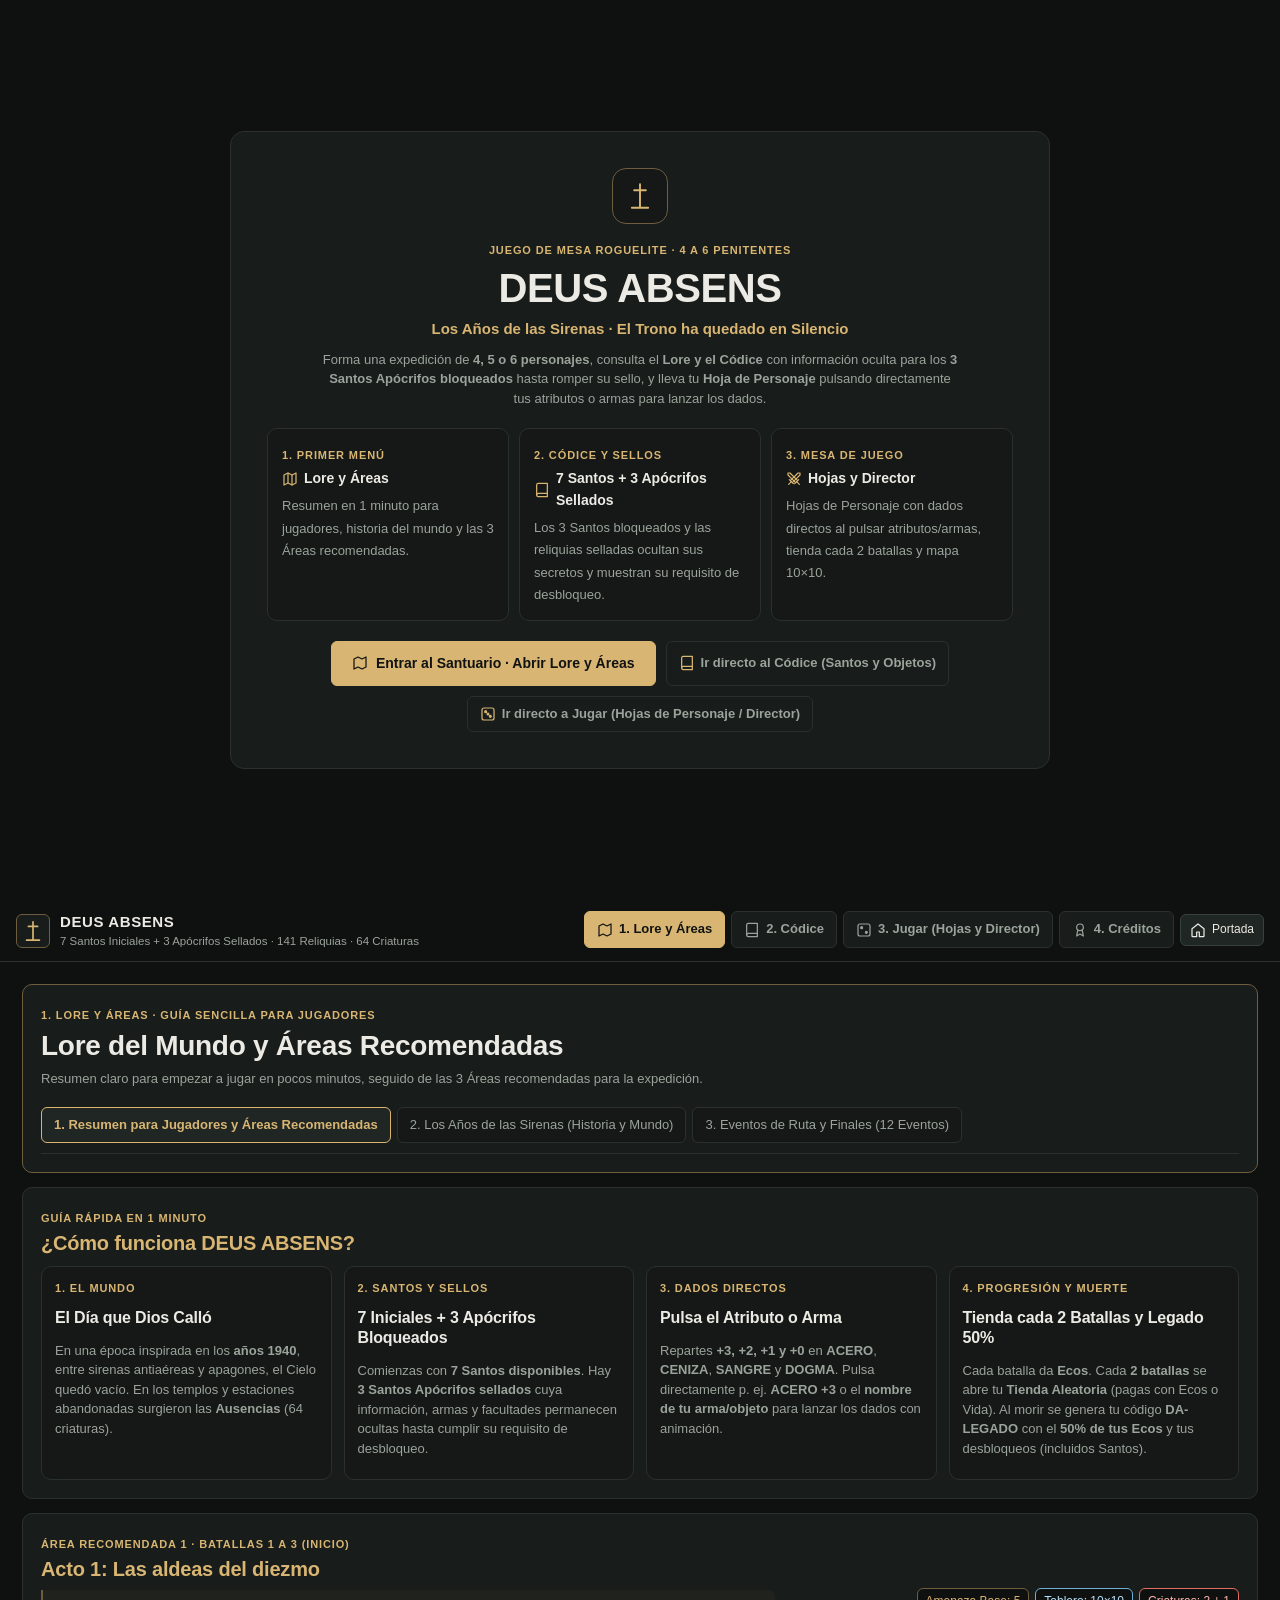
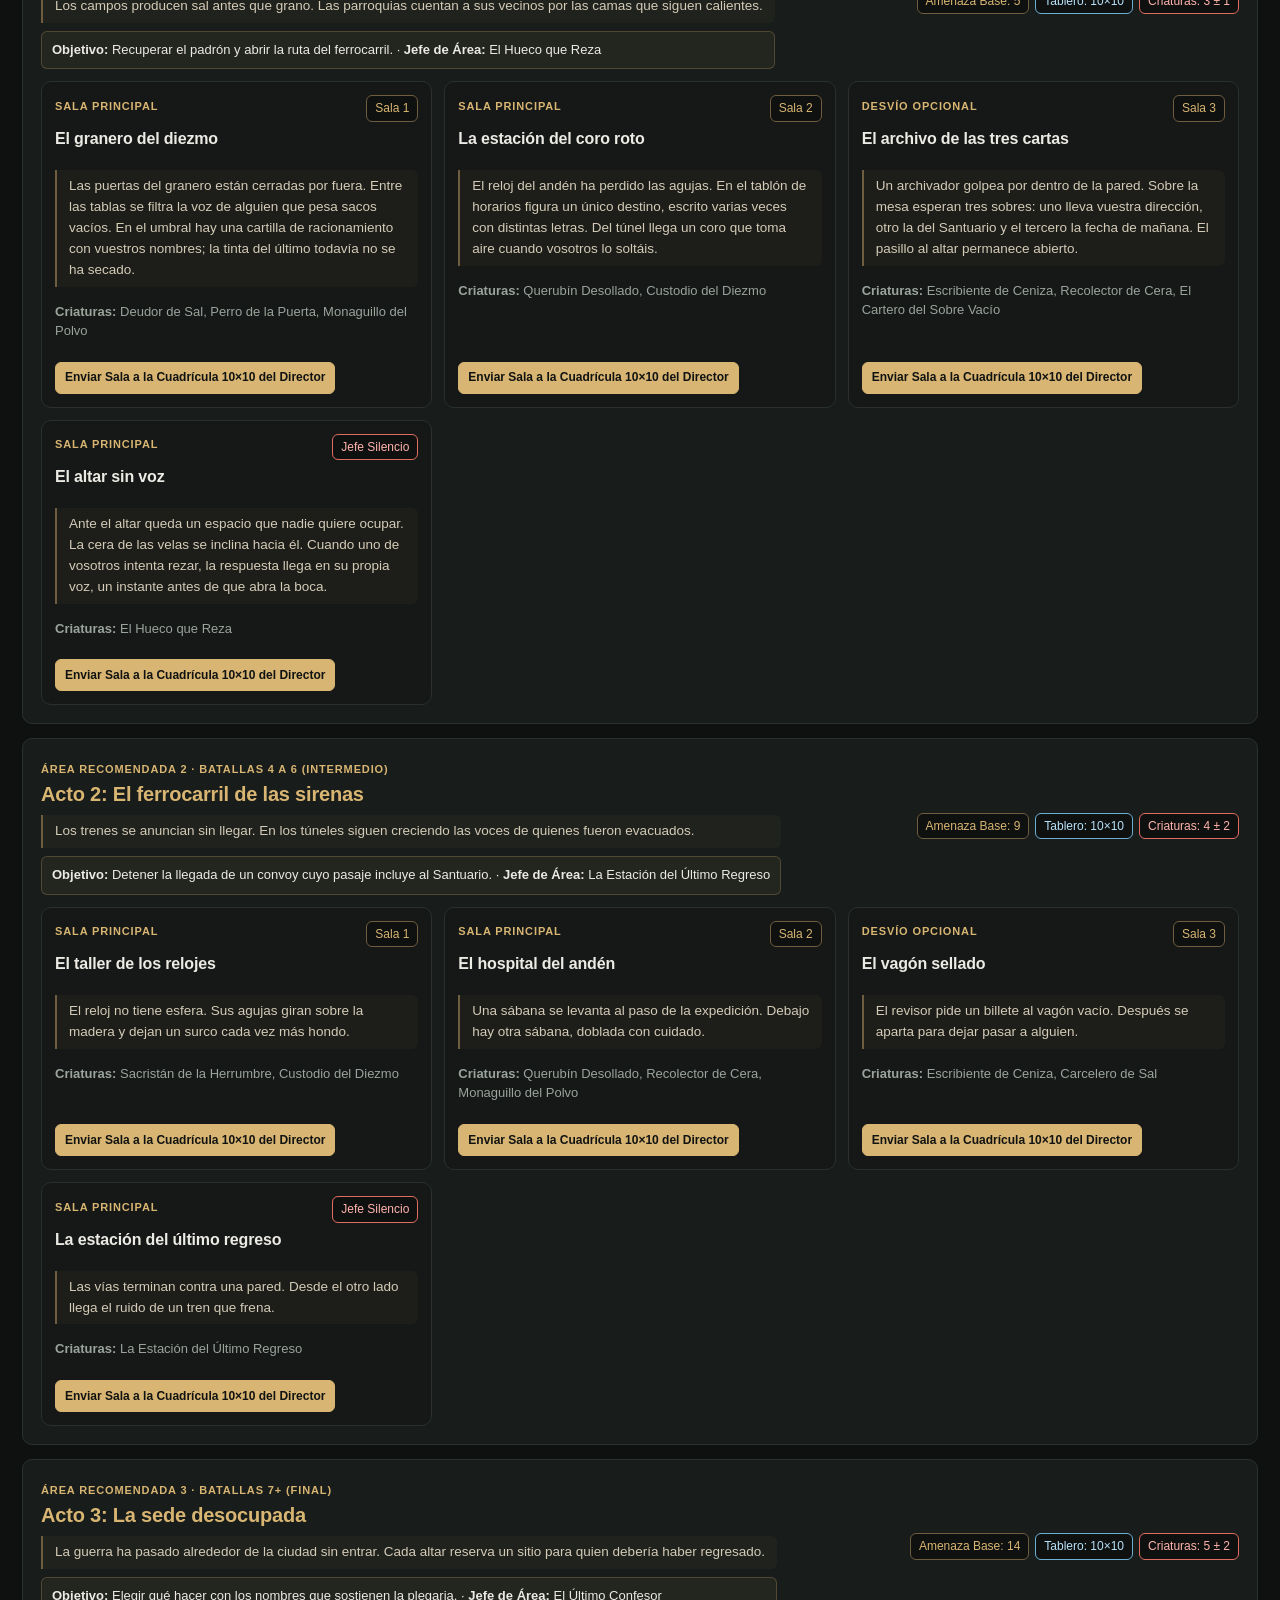
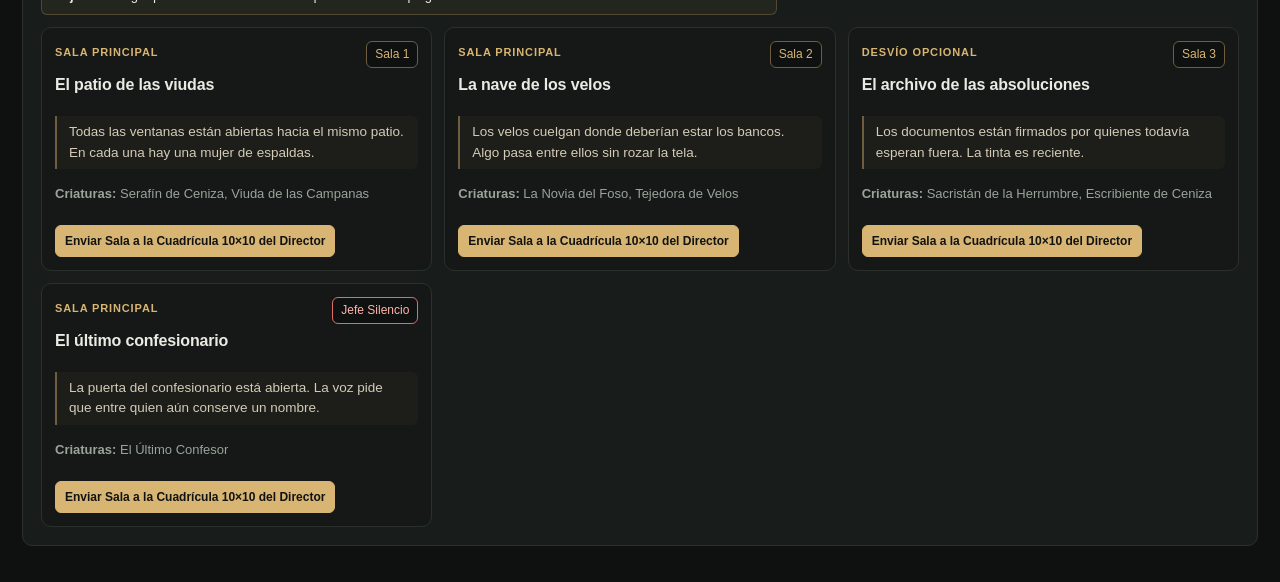
<file: deus_absens_los_anos_de_las_sirenas.html>
<!DOCTYPE html>
<html lang="es">
<head>
<meta charset="utf-8">
<meta name="viewport" content="width=device-width, initial-scale=1, viewport-fit=cover">
<title>DEUS ABSENS · Los Años de las Sirenas</title>
<style>
:root {
  color-scheme: dark;
  --bg: #0f1110;
  --bg-alt: #151816;
  --panel: #181c1a;
  --panel-hi: #202623;
  --sheet-bg: #141816;
  --edge: #2a312d;
  --edge-gold: #6e5d3e;
  --ink: #eceae4;
  --muted: #9aa39c;
  --gold: #d8b572;
  --gold-dim: #8f7748;
  --red: #e06c62;
  --red-bg: #2d1918;
  --green: #6ec486;
  --green-bg: #172b1e;
  --blue: #6cb0d6;
  --purple: #b592e0;
  --radius-sm: 6px;
  --radius-md: 10px;
  --radius-lg: 14px;
  --font-sans: 'Inter', -apple-system, BlinkMacSystemFont, 'Segoe UI', Roboto, sans-serif;
}
* { box-sizing: border-box; -webkit-tap-highlight-color: transparent; }
html, body {
  margin: 0;
  padding: 0;
  background: var(--bg);
  color: var(--ink);
  font: 14.5px/1.55 var(--font-sans);
  overflow-x: hidden;
}
h1, h2, h3, h4 {
  font-family: var(--font-sans);
  font-weight: 700;
  line-height: 1.25;
  letter-spacing: -0.01em;
  margin: 0 0 6px 0;
  color: var(--ink);
}
h1 { font-size: clamp(20px, 2.6vw, 28px); }
h2 { font-size: clamp(17px, 2vw, 20px); color: var(--gold); }
h3 { font-size: 16px; }
h4 { font-size: 14px; color: var(--gold); }
p { margin: 0 0 8px 0; }
.eyebrow {
  text-transform: uppercase;
  letter-spacing: 0.08em;
  color: var(--gold);
  font-size: 11px;
  font-weight: 600;
  display: inline-flex;
  align-items: center;
  gap: 5px;
  margin-bottom: 4px;
}
.note { color: var(--muted); font-size: 13px; line-height: 1.5; }
.lore {
  font-size: 13.5px;
  line-height: 1.55;
  color: #d4cbb8;
  border-left: 2px solid var(--edge-gold);
  padding: 6px 12px;
  background: rgba(216, 181, 114, 0.04);
  border-radius: 0 var(--radius-sm) var(--radius-sm) 0;
  margin: 8px 0;
}

/* =========================================================================
   ICONOS VECTORIALES MONOCROMÁTICOS (ESTILO GOOGLE MATERIAL SYMBOLS OUTLINED)
   ========================================================================= */
.ms-icon {
  width: 16px;
  height: 16px;
  display: inline-block;
  vertical-align: -0.18em;
  fill: none;
  stroke: currentColor;
  stroke-width: 1.85;
  stroke-linecap: round;
  stroke-linejoin: round;
  flex-shrink: 0;
}
.ms-icon.lg { width: 22px; height: 22px; }
.ms-icon.xl { width: 28px; height: 28px; stroke-width: 1.65; }
.ms-icon.gold { color: var(--gold); }
.ms-icon.red { color: var(--red); }
.ms-icon.green { color: var(--green); }
.ms-icon.blue { color: var(--blue); }
.ms-icon.purple { color: var(--purple); }
.ms-icon.muted { color: var(--muted); }

/* =========================================================================
   TARJETAS DE CONTENIDO SELLADO / BLOQUEADO (SANTOS APÓCRIFOS Y RELIQUIAS)
   ========================================================================= */
.card.locked-card {
  background: repeating-linear-gradient(
    -45deg,
    #131615,
    #131615 10px,
    #161a18 10px,
    #161a18 20px
  );
  border: 1px dashed #4a4333;
  position: relative;
}
.seal-requirement-box {
  background: rgba(15, 17, 16, 0.82);
  border: 1px solid var(--edge-gold);
  border-radius: var(--radius-sm);
  padding: 10px 12px;
  margin: 4px 0;
}
.seal-requirement-box .seal-title {
  font-size: 11px;
  font-weight: 700;
  text-transform: uppercase;
  letter-spacing: 0.08em;
  color: var(--gold);
  display: flex;
  align-items: center;
  gap: 6px;
  margin-bottom: 4px;
}
.redacted-line {
  font-size: 12.5px;
  color: #6f7771;
  font-style: italic;
  padding: 6px 10px;
  border-left: 2px solid #3a423d;
  background: rgba(0, 0, 0, 0.25);
  border-radius: 0 var(--radius-sm) var(--radius-sm) 0;
}

/* =========================================================================
   PANTALLA DE INICIO MINIMALISTA (SPLASH SCREEN)
   ========================================================================= */
.splash-screen {
  min-height: 100dvh;
  background: var(--bg);
  display: flex;
  align-items: center;
  justify-content: center;
  padding: 20px 16px;
}
.splash-screen[hidden] { display: none !important; }
.splash-card {
  max-width: 820px;
  width: 100%;
  background: var(--panel);
  border: 1px solid var(--edge);
  border-radius: var(--radius-lg);
  padding: clamp(20px, 4vw, 36px);
  text-align: center;
}
.splash-emblem {
  width: 56px;
  height: 56px;
  margin: 0 auto 14px auto;
  border-radius: 14px;
  background: var(--bg-alt);
  border: 1px solid var(--edge-gold);
  color: var(--gold);
  display: flex;
  align-items: center;
  justify-content: center;
}
.splash-pillars {
  display: grid;
  grid-template-columns: repeat(auto-fit, minmax(min(100%, 220px), 1fr));
  gap: 10px;
  margin: 20px 0;
  text-align: left;
}
.splash-pillar {
  background: var(--bg-alt);
  border: 1px solid var(--edge);
  border-radius: var(--radius-md);
  padding: 14px;
}
.splash-pillar strong {
  color: var(--ink);
  display: flex;
  align-items: center;
  gap: 6px;
  margin-bottom: 4px;
  font-size: 14px;
}
.splash-actions {
  display: flex;
  flex-wrap: wrap;
  gap: 10px;
  justify-content: center;
  margin-top: 16px;
}
.btn-splash-primary {
  background: var(--gold);
  color: #111312;
  border: 1px solid var(--gold);
  padding: 11px 20px;
  font-size: 14px;
  font-weight: 700;
  border-radius: var(--radius-sm);
  cursor: pointer;
  display: inline-flex;
  align-items: center;
  gap: 8px;
}
.btn-splash-primary:hover { background: #e5c687; }

/* =========================================================================
   BARRA SUPERIOR Y NAVEGACIÓN (OPTIMIZADA PARA PC Y MÓVIL)
   ========================================================================= */
.topbar {
  background: rgba(15, 17, 16, 0.94);
  backdrop-filter: blur(8px);
  border-bottom: 1px solid var(--edge);
  padding: 10px 16px;
  display: flex;
  flex-wrap: wrap;
  gap: 10px;
  align-items: center;
  justify-content: space-between;
  position: sticky;
  top: 0;
  z-index: 50;
}
.brand-wrap {
  display: flex;
  align-items: center;
  gap: 10px;
}
.brand-cross {
  color: var(--gold);
  border: 1px solid var(--edge-gold);
  width: 34px;
  height: 34px;
  display: inline-flex;
  align-items: center;
  justify-content: center;
  border-radius: var(--radius-sm);
  background: var(--panel);
}
.brand-title {
  font-size: 15px;
  font-weight: 700;
  letter-spacing: 0.04em;
  color: var(--ink);
}
.brand-sub {
  font-size: 11.5px;
  color: var(--muted);
}
.mode-switch {
  display: flex;
  gap: 6px;
  align-items: center;
  overflow-x: auto;
  max-width: 100%;
  padding-bottom: 2px;
  scrollbar-width: none;
}
.mode-switch::-webkit-scrollbar { display: none; }
.mode-btn {
  background: var(--panel);
  color: var(--muted);
  border: 1px solid var(--edge);
  padding: 7px 12px;
  border-radius: var(--radius-sm);
  cursor: pointer;
  font-weight: 600;
  font-size: 13px;
  white-space: nowrap;
  display: inline-flex;
  align-items: center;
  gap: 6px;
  transition: all 0.15s;
}
.mode-btn:hover { background: var(--panel-hi); color: var(--ink); }
.mode-btn.active {
  background: var(--gold);
  color: #111312;
  border-color: var(--gold);
}

/* Submenú de Jugar (Jugador vs Director) */
.play-instance-bar {
  background: var(--panel);
  border: 1px solid var(--edge);
  border-radius: var(--radius-md);
  padding: 12px 14px;
  margin-bottom: 14px;
  display: flex;
  flex-wrap: wrap;
  gap: 10px;
  align-items: center;
  justify-content: space-between;
}
.instance-pills {
  display: flex;
  gap: 6px;
  overflow-x: auto;
  max-width: 100%;
}
.instance-pill {
  background: var(--bg-alt);
  color: var(--muted);
  border: 1px solid var(--edge);
  padding: 7px 13px;
  border-radius: var(--radius-sm);
  font-weight: 600;
  font-size: 13px;
  white-space: nowrap;
  cursor: pointer;
  display: inline-flex;
  align-items: center;
  gap: 6px;
}
.instance-pill.active {
  background: var(--gold);
  color: #111312;
  border-color: var(--gold);
}

/* Toast Banner */
#toast-bar {
  background: var(--green-bg);
  border-bottom: 1px solid var(--green);
  color: var(--ink);
  padding: 9px 16px;
  font-size: 13.5px;
  display: none;
  align-items: center;
  justify-content: space-between;
  gap: 10px;
}
#toast-bar.error {
  background: var(--red-bg);
  border-color: var(--red);
}

main {
  max-width: 1360px;
  margin: 0 auto;
  padding: clamp(12px, 2.5vw, 22px);
}

/* Panels & Cards Minimalistas */
.panel {
  background: var(--panel);
  border: 1px solid var(--edge);
  border-radius: var(--radius-md);
  padding: clamp(14px, 2vw, 18px);
  margin-bottom: 14px;
}
.panel-gold {
  border-color: var(--edge-gold);
}
.panel-danger {
  border-color: var(--red);
}
.grid {
  display: grid;
  grid-template-columns: repeat(auto-fill, minmax(min(100%, 310px), 1fr));
  gap: 12px;
}
.two-col {
  display: grid;
  grid-template-columns: minmax(0, 1.05fr) minmax(0, 0.95fr);
  gap: 16px;
}
@media (max-width: 920px) {
  .two-col { grid-template-columns: 1fr; }
}
.card {
  background: var(--bg-alt);
  border: 1px solid var(--edge);
  border-radius: var(--radius-md);
  padding: 13px;
  display: flex;
  flex-direction: column;
  gap: 7px;
}
.card.selected {
  border-color: var(--gold);
}

/* =========================================================================
   HOJA DE PERSONAJE MINIMALISTA Y LANZAMIENTO DIRECTO AL PULSAR NOMBRES
   ========================================================================= */
.sheet-slot-bar {
  display: flex;
  flex-wrap: wrap;
  gap: 8px;
  align-items: center;
  justify-content: space-between;
  background: var(--panel);
  padding: 10px 12px;
  border-radius: var(--radius-md);
  border: 1px solid var(--edge);
  margin-bottom: 12px;
}
#player-sheet-slots-bar {
  display: flex;
  gap: 6px;
  overflow-x: auto;
  max-width: 100%;
  padding-bottom: 2px;
  scrollbar-width: none;
}
#player-sheet-slots-bar::-webkit-scrollbar { display: none; }
.sheet-slot-btn {
  padding: 6px 11px;
  border-radius: var(--radius-sm);
  border: 1px solid var(--edge);
  background: var(--bg-alt);
  color: var(--muted);
  font-size: 12.5px;
  font-weight: 600;
  white-space: nowrap;
  cursor: pointer;
  display: inline-flex;
  align-items: center;
  gap: 6px;
}
.sheet-slot-btn.active {
  background: var(--gold);
  color: #111312;
  border-color: var(--gold);
}
.character-sheet-folio {
  background: var(--panel);
  border: 1px solid var(--edge);
  border-radius: var(--radius-lg);
  padding: clamp(14px, 2.2vw, 22px);
  margin-bottom: 16px;
}
.sheet-header-banner {
  border-bottom: 1px solid var(--edge);
  padding-bottom: 14px;
  margin-bottom: 16px;
  display: flex;
  flex-wrap: wrap;
  gap: 12px;
  align-items: center;
  justify-content: space-between;
}
.sheet-seal-emblem {
  width: 48px;
  height: 48px;
  border-radius: var(--radius-md);
  border: 1px solid var(--edge-gold);
  background: var(--bg-alt);
  color: var(--gold);
  display: inline-flex;
  align-items: center;
  justify-content: center;
  flex-shrink: 0;
}

/* Medallones de Atributos: Al pulsar p.ej. "ACERO +2" se lanza el dado directamente */
.attr-medallions {
  display: grid;
  grid-template-columns: repeat(4, minmax(0, 1fr));
  gap: 10px;
  margin: 10px 0 14px 0;
}
@media (max-width: 680px) {
  .attr-medallions { grid-template-columns: repeat(2, minmax(0, 1fr)); }
}
.attr-medallion {
  background: var(--bg-alt);
  border: 1px solid var(--edge);
  border-radius: var(--radius-md);
  padding: 8px;
  display: flex;
  flex-direction: column;
  gap: 6px;
  transition: border-color 0.18s, transform 0.14s, background 0.18s;
}
.attr-medallion:hover {
  border-color: var(--edge-gold);
}
.attr-roll-trigger {
  width: 100%;
  background: linear-gradient(180deg, rgba(216,181,114,0.12) 0%, rgba(216,181,114,0.03) 100%);
  border: 1px solid var(--edge-gold);
  border-radius: var(--radius-sm);
  padding: 10px 8px;
  cursor: pointer;
  display: flex;
  flex-direction: column;
  align-items: center;
  justify-content: center;
  gap: 3px;
  text-align: center;
  transition: all 0.16s ease;
}
.attr-roll-trigger:hover {
  background: rgba(216, 181, 114, 0.22);
  border-color: var(--gold);
  transform: translateY(-1px);
  box-shadow: 0 4px 14px rgba(0, 0, 0, 0.35);
}
.attr-roll-trigger:active {
  transform: translateY(0) scale(0.98);
}
.attr-roll-label {
  font-size: 15px;
  font-weight: 800;
  letter-spacing: 0.04em;
  color: var(--gold);
  display: inline-flex;
  align-items: center;
  gap: 6px;
}
.attr-roll-hint {
  font-size: 11px;
  color: var(--muted);
  display: inline-flex;
  align-items: center;
  gap: 4px;
}
.attr-edit-row {
  display: flex;
  align-items: center;
  justify-content: space-between;
  gap: 6px;
  font-size: 11.5px;
  color: var(--muted);
  padding: 2px 4px 0 4px;
}
.attr-edit-row select {
  padding: 2px 6px;
  min-height: 26px;
  font-size: 12px;
  font-weight: 700;
  color: var(--ink);
}

/* Nombres clicables de Armas y Objetos (lanzan dados al pulsar el nombre) */
.starting-gear-card {
  background: var(--bg-alt);
  border: 1px solid var(--edge-gold);
  border-radius: var(--radius-md);
  padding: 13px;
  display: flex;
  flex-direction: column;
  gap: 6px;
}
.rollable-name {
  appearance: none;
  background: rgba(216, 181, 114, 0.08);
  border: 1px solid rgba(216, 181, 114, 0.35);
  color: var(--gold);
  font-weight: 700;
  font-size: 15px;
  padding: 6px 10px;
  border-radius: var(--radius-sm);
  cursor: pointer;
  display: inline-flex;
  align-items: center;
  justify-content: space-between;
  gap: 8px;
  width: 100%;
  text-align: left;
  transition: all 0.16s ease;
}
.rollable-name:hover {
  background: rgba(216, 181, 114, 0.2);
  border-color: var(--gold);
  color: #fff6e0;
  transform: translateY(-1px);
  box-shadow: 0 3px 10px rgba(0, 0, 0, 0.3);
}
.rollable-name:active {
  transform: translateY(0) scale(0.99);
}
.rollable-name .roll-chip {
  font-size: 11.5px;
  font-weight: 600;
  color: var(--ink);
  background: rgba(15, 17, 16, 0.65);
  border: 1px solid var(--edge-gold);
  padding: 2px 7px;
  border-radius: 99px;
  white-space: nowrap;
  display: inline-flex;
  align-items: center;
  gap: 4px;
}

/* =========================================================================
   BANDEJA DE DADOS CON ANIMACIÓN 3D / TUMBLE MEJORADA
   ========================================================================= */
.dice-stage {
  background: linear-gradient(135deg, #161b18 0%, #101311 100%);
  border: 1px solid var(--edge-gold);
  border-radius: var(--radius-md);
  padding: 12px 14px;
  margin-bottom: 16px;
  display: flex;
  flex-wrap: wrap;
  align-items: center;
  justify-content: space-between;
  gap: 12px;
  position: relative;
  overflow: hidden;
  transition: border-color 0.25s, box-shadow 0.25s;
}
.dice-stage.is-rolling {
  border-color: var(--gold);
  box-shadow: 0 0 22px rgba(216, 181, 114, 0.22);
}
.dice-stage.is-crit {
  border-color: #f5d376;
  box-shadow: 0 0 26px rgba(245, 211, 118, 0.35);
}
.dice-stage.is-fumble {
  border-color: var(--red);
  box-shadow: 0 0 24px rgba(224, 108, 98, 0.3);
}
.dice-cubes-wrap {
  display: flex;
  align-items: center;
  gap: 10px;
  flex-wrap: wrap;
}
.die-cube {
  width: 48px;
  height: 48px;
  border-radius: 10px;
  background: linear-gradient(145deg, #252c28 0%, #151917 100%);
  border: 1.5px solid var(--gold);
  color: var(--ink);
  display: inline-flex;
  flex-direction: column;
  align-items: center;
  justify-content: center;
  position: relative;
  box-shadow: 0 4px 12px rgba(0, 0, 0, 0.45), inset 0 1px 0 rgba(255, 255, 255, 0.08);
  font-weight: 800;
  font-size: 19px;
  user-select: none;
}
.die-cube.die-weapon {
  border-color: var(--blue);
  background: linear-gradient(145deg, #1b2730 0%, #12191f 100%);
  color: #d4eeff;
}
.die-cube .die-tag {
  font-size: 8.5px;
  font-weight: 700;
  letter-spacing: 0.05em;
  text-transform: uppercase;
  color: var(--muted);
  line-height: 1;
  margin-top: 2px;
}
.die-cube.rolling {
  animation: dieTumble 0.52s cubic-bezier(0.22, 0.8, 0.32, 1);
}
.die-cube.settle-pop {
  animation: diePop 0.24s ease-out;
}
@keyframes dieTumble {
  0%   { transform: translateY(0) rotate(0deg) scale(0.92); filter: brightness(1.3); }
  20%  { transform: translateY(-9px) rotate(-18deg) scale(1.08); }
  45%  { transform: translateY(4px) rotate(16deg) scale(0.96); }
  70%  { transform: translateY(-5px) rotate(-10deg) scale(1.04); }
  100% { transform: translateY(0) rotate(0deg) scale(1); filter: brightness(1); }
}
@keyframes diePop {
  0%   { transform: scale(1.16); }
  100% { transform: scale(1); }
}
.dice-formula-info {
  flex: 1;
  min-width: 210px;
}
.dice-total-pill {
  background: var(--bg);
  border: 1px solid var(--edge-gold);
  border-radius: var(--radius-md);
  padding: 8px 14px;
  text-align: center;
  min-width: 112px;
}
.dice-total-pill .total-num {
  font-size: 24px;
  font-weight: 800;
  color: var(--gold);
  line-height: 1.1;
  display: block;
}
.dice-total-pill .total-lbl {
  font-size: 10.5px;
  text-transform: uppercase;
  letter-spacing: 0.06em;
  color: var(--muted);
}

.reader-summary-box {
  background: rgba(216, 181, 114, 0.06);
  border: 1px solid rgba(216, 181, 114, 0.25);
  border-radius: var(--radius-sm);
  padding: 8px 10px;
  font-size: 13px;
  color: var(--ink);
}

/* Controls & Inputs (Touch-Friendly para Móvil y Escritorio) */
input, select, textarea, button {
  font: inherit;
  background: var(--bg);
  color: var(--ink);
  border: 1px solid var(--edge);
  border-radius: var(--radius-sm);
  padding: 7px 11px;
  min-height: 36px;
}
input:focus, select:focus, textarea:focus, button:focus-visible {
  outline: 2px solid var(--gold);
  outline-offset: 1px;
}
button {
  cursor: pointer;
  background: var(--panel-hi);
  border-color: #38423c;
  font-weight: 500;
  display: inline-flex;
  align-items: center;
  justify-content: center;
  gap: 6px;
  transition: background 0.15s, border-color 0.15s;
}
button:hover:not(:disabled) { background: #2b332e; border-color: var(--gold-dim); }
button:disabled { opacity: 0.45; cursor: not-allowed; }
.btn-gold {
  background: var(--gold);
  color: #111312;
  border-color: var(--gold);
  font-weight: 700;
}
.btn-gold:hover:not(:disabled) { background: #e5c687; }
.btn-danger {
  background: var(--red-bg);
  border-color: var(--red);
  color: #ffd5d1;
}
.btn-danger:hover:not(:disabled) { background: #422220; }
.btn-sm { padding: 5px 9px; font-size: 12px; min-height: 32px; }

.row {
  display: flex;
  flex-wrap: wrap;
  gap: 8px;
  align-items: center;
}
.between {
  display: flex;
  flex-wrap: wrap;
  gap: 10px;
  align-items: center;
  justify-content: space-between;
}
label.field {
  display: inline-flex;
  flex-direction: column;
  gap: 4px;
  font-size: 12.5px;
  color: var(--muted);
}
.badges {
  display: flex;
  flex-wrap: wrap;
  gap: 6px;
}
.badge {
  font-size: 12px;
  padding: 3px 8px;
  border-radius: var(--radius-sm);
  border: 1px solid var(--edge);
  background: var(--bg);
  color: var(--ink);
  display: inline-flex;
  align-items: center;
  gap: 5px;
}
.badge.gold { border-color: var(--edge-gold); color: var(--gold); }
.badge.red { border-color: var(--red); color: #ffb3ac; }
.badge.green { border-color: var(--green); color: #b5f0c5; }
.badge.blue { border-color: var(--blue); color: #b8e2fa; }

/* Sub-tabs con scroll táctil en teléfono */
.subnav {
  display: flex;
  gap: 6px;
  margin-bottom: 14px;
  border-bottom: 1px solid var(--edge);
  padding-bottom: 10px;
  overflow-x: auto;
  max-width: 100%;
  scrollbar-width: none;
}
.subnav::-webkit-scrollbar { display: none; }
.subtab {
  background: var(--bg-alt);
  border: 1px solid var(--edge);
  color: var(--muted);
  padding: 7px 12px;
  border-radius: var(--radius-sm);
  white-space: nowrap;
  font-size: 13px;
}
.subtab.active {
  background: var(--panel-hi);
  color: var(--gold);
  border-color: var(--gold);
  font-weight: 600;
}

/* Progress bars */
.bar-wrap {
  width: 100%;
  height: 8px;
  background: var(--bg);
  border-radius: 99px;
  overflow: hidden;
}
.bar-fill {
  height: 100%;
  transition: width 0.2s;
}
.bar-hp { background: var(--red); }
.bar-stigma { background: var(--purple); }

/* =========================================================================
   CUADRÍCULA 10x10 RESPONSIVA (ESCRITORIO Y MÓVIL SIN ZOOM FORZADO)
   ========================================================================= */
.grid-board-wrap {
  width: 100%;
  display: flex;
  flex-direction: column;
  align-items: center;
}
.grid-10x10 {
  display: grid;
  grid-template-columns: repeat(10, minmax(26px, 44px));
  gap: 3px;
  background: var(--bg);
  padding: 6px;
  border: 1px solid var(--edge);
  border-radius: var(--radius-md);
  user-select: none;
  width: 100%;
  max-width: 470px;
}
.cell-10 {
  aspect-ratio: 1 / 1;
  border-radius: 4px;
  border: 1px solid #242b27;
  background: var(--bg-alt);
  display: flex;
  flex-direction: column;
  align-items: center;
  justify-content: center;
  font-size: clamp(10px, 2.4vw, 12px);
  font-weight: 700;
  cursor: pointer;
  position: relative;
}
.cell-10:hover {
  border-color: var(--gold);
  z-index: 2;
}
.cell-10.selected-cell {
  outline: 2px solid var(--gold);
  z-index: 3;
}
.cell-10 .coord {
  position: absolute;
  top: 1px;
  left: 2px;
  font-size: 7.5px;
  color: #5b665e;
  font-weight: normal;
  line-height: 1;
}
@media (max-width: 480px) {
  .cell-10 .coord { display: none; }
  .topbar { padding: 8px 12px; }
  .brand-sub { display: none; }
  .sheet-header-banner input[type="text"],
  .sheet-header-banner select {
    width: 100% !important;
    min-width: 0 !important;
  }
}
.cell-muro { background: #2d3330; border-color: #464f4a; color: #9aa39c; }
.cell-cobertura { background: #332c1d; border-color: #78653b; color: var(--gold); }
.cell-trampa { background: #381d1c; border-color: #8c3f3b; color: var(--red); }
.cell-salida { background: #192f3d; border-color: #3f7a9c; color: var(--blue); }
.token-p {
  background: #1b4d2e;
  color: #dcffe6;
  border: 1px solid #5ad484;
  padding: 1px 3px;
  border-radius: 3px;
  font-size: clamp(9px, 2.2vw, 11px);
  line-height: 1.1;
}
.token-p.dead {
  background: #421e1e;
  color: #ffadad;
  border-color: #bf5252;
}
.token-e {
  background: #59201c;
  color: #ffe399;
  border: 1px solid #e08b46;
  padding: 1px 3px;
  border-radius: 3px;
  font-size: clamp(9px, 2.2vw, 11px);
  line-height: 1.1;
}

details {
  border-top: 1px solid var(--edge);
  padding-top: 8px;
  margin-top: 4px;
}
summary {
  cursor: pointer;
  color: var(--gold);
  font-weight: 600;
  font-size: 12.5px;
}
.code-box {
  font-family: ui-monospace, SFMono-Regular, Menlo, Monaco, Consolas, monospace;
  font-size: 12px;
  background: var(--bg);
  border: 1px solid var(--edge);
  color: var(--gold);
  padding: 10px;
  border-radius: var(--radius-sm);
  word-break: break-all;
  width: 100%;
}
</style>
</head>
<body>

<!-- =====================================================================
     PANTALLA DE INICIO MINIMALISTA (ANTES DE ENTRAR A LOS MENÚS)
     ===================================================================== -->
<section id="splash-screen" class="splash-screen" aria-label="Pantalla de Inicio de Deus Absens">
  <div class="splash-card">
    <div class="splash-emblem" aria-hidden="true">
      <svg class="ms-icon xl" viewBox="0 0 24 24"><path d="M12 2v20M7 7h10M5 22h14"/></svg>
    </div>
    <span class="eyebrow">Juego de Mesa Roguelite · 4 a 6 Penitentes</span>
    <h1 style="font-size:clamp(26px, 4vw, 40px); margin-bottom:4px;">DEUS ABSENS</h1>
    <p style="color:var(--gold); font-size:15px; font-weight:600; margin-bottom:10px;">Los Años de las Sirenas · El Trono ha quedado en Silencio</p>
    <p class="note" style="max-width:640px; margin:0 auto;">
      Forma una expedición de <b>4, 5 o 6 personajes</b>, consulta el <b>Lore y el Códice</b> con información oculta para los <b>3 Santos Apócrifos bloqueados</b> hasta romper su sello,
      y lleva tu <b>Hoja de Personaje</b> pulsando directamente tus atributos o armas para lanzar los dados.
    </p>

    <div class="splash-pillars">
      <div class="splash-pillar">
        <span class="eyebrow">1. Primer Menú</span>
        <strong>
          <svg class="ms-icon gold" viewBox="0 0 24 24"><polygon points="3 6 9 3 15 6 21 3 21 18 15 21 9 18 3 21"/><line x1="9" y1="3" x2="9" y2="18"/><line x1="15" y1="6" x2="15" y2="21"/></svg>
          Lore y Áreas
        </strong>
        <span class="note">Resumen en 1 minuto para jugadores, historia del mundo y las 3 Áreas recomendadas.</span>
      </div>
      <div class="splash-pillar">
        <span class="eyebrow">2. Códice y Sellos</span>
        <strong>
          <svg class="ms-icon gold" viewBox="0 0 24 24"><path d="M4 19.5A2.5 2.5 0 0 1 6.5 17H20"/><path d="M6.5 2H20v20H6.5A2.5 2.5 0 0 1 4 19.5v-15A2.5 2.5 0 0 1 6.5 2z"/></svg>
          7 Santos + 3 Apócrifos Sellados
        </strong>
        <span class="note">Los 3 Santos bloqueados y las reliquias selladas ocultan sus secretos y muestran su requisito de desbloqueo.</span>
      </div>
      <div class="splash-pillar">
        <span class="eyebrow">3. Mesa de Juego</span>
        <strong>
          <svg class="ms-icon gold" viewBox="0 0 24 24"><path d="M14.5 17.5L3 6V3h3l11.5 11.5"/><path d="M13 19l6-6"/><path d="M16 16l4 4"/><path d="M9.5 17.5L21 6V3h-3L6.5 14.5"/><path d="M11 19l-6-6"/><path d="M8 16l-4 4"/></svg>
          Hojas y Director
        </strong>
        <span class="note">Hojas de Personaje con dados directos al pulsar atributos/armas, tienda cada 2 batallas y mapa 10×10.</span>
      </div>
    </div>

    <div class="splash-actions">
      <button type="button" id="btn-enter-lore" class="btn-splash-primary">
        <svg class="ms-icon" viewBox="0 0 24 24"><polygon points="3 6 9 3 15 6 21 3 21 18 15 21 9 18 3 21"/></svg>
        Entrar al Santuario · Abrir Lore y Áreas
      </button>
      <button type="button" id="btn-enter-codex" class="mode-btn">
        <svg class="ms-icon gold" viewBox="0 0 24 24"><path d="M4 19.5A2.5 2.5 0 0 1 6.5 17H20"/><path d="M6.5 2H20v20H6.5A2.5 2.5 0 0 1 4 19.5v-15A2.5 2.5 0 0 1 6.5 2z"/></svg>
        Ir directo al Códice (Santos y Objetos)
      </button>
      <button type="button" id="btn-enter-jugar" class="mode-btn">
        <svg class="ms-icon gold" viewBox="0 0 24 24"><rect x="3" y="3" width="18" height="18" rx="3"/><circle cx="8.5" cy="8.5" r="1.4" fill="currentColor"/><circle cx="15.5" cy="15.5" r="1.4" fill="currentColor"/><circle cx="12" cy="12" r="1.4" fill="currentColor"/></svg>
        Ir directo a Jugar (Hojas de Personaje / Director)
      </button>
    </div>
  </div>
</section>

<!-- =====================================================================
     BARRA SUPERIOR DE MENÚS (PRIMER MENÚ ACTIVO POR DEFECTO: LORE Y ÁREAS)
     ===================================================================== -->
<header class="topbar">
  <div class="brand-wrap">
    <span class="brand-cross" aria-hidden="true">
      <svg class="ms-icon lg" viewBox="0 0 24 24"><path d="M12 2v20M7 7h10M5 22h14"/></svg>
    </span>
    <div>
      <div class="brand-title">DEUS ABSENS</div>
      <div class="brand-sub">7 Santos Iniciales + 3 Apócrifos Sellados · 141 Reliquias · 64 Criaturas</div>
    </div>
  </div>
  <nav class="mode-switch" aria-label="Menú principal">
    <button type="button" class="mode-btn active" id="nav-lore" data-main-menu="lore">
      <svg class="ms-icon" viewBox="0 0 24 24"><polygon points="3 6 9 3 15 6 21 3 21 18 15 21 9 18 3 21"/></svg>
      1. Lore y Áreas
    </button>
    <button type="button" class="mode-btn" id="nav-codex" data-main-menu="codex">
      <svg class="ms-icon" viewBox="0 0 24 24"><path d="M4 19.5A2.5 2.5 0 0 1 6.5 17H20"/><path d="M6.5 2H20v20H6.5A2.5 2.5 0 0 1 4 19.5v-15A2.5 2.5 0 0 1 6.5 2z"/></svg>
      2. Códice
    </button>
    <button type="button" class="mode-btn" id="nav-jugar" data-main-menu="jugar">
      <svg class="ms-icon" viewBox="0 0 24 24"><rect x="3" y="3" width="18" height="18" rx="3"/><circle cx="8.5" cy="8.5" r="1.4" fill="currentColor"/><circle cx="15.5" cy="15.5" r="1.4" fill="currentColor"/></svg>
      3. Jugar (Hojas y Director)
    </button>
    <button type="button" class="mode-btn" id="nav-creditos" data-main-menu="creditos">
      <svg class="ms-icon" viewBox="0 0 24 24"><circle cx="12" cy="8" r="5"/><path d="M8.5 13l-1.5 8 5-3 5 3-1.5-8"/></svg>
      4. Créditos
    </button>
    <button type="button" class="btn-sm" id="btn-show-splash" title="Volver a la Pantalla de Inicio">
      <svg class="ms-icon" viewBox="0 0 24 24"><path d="M3 10l9-7 9 7v11a1 1 0 0 1-1 1h-6v-7h-4v7H4a1 1 0 0 1-1-1z"/></svg>
      Portada
    </button>
  </nav>
</header>

<div id="toast-bar" role="status" aria-live="polite">
  <span id="toast-msg"></span>
  <button type="button" class="btn-sm" id="toast-close">Cerrar</button>
</div>

<main>
  <!-- =================================================================
       MENÚ 1 (ABIERTO POR DEFECTO): LORE Y ÁREAS RECOMENDADAS
       ================================================================= -->
  <section id="view-lore">
    <div class="panel panel-gold">
      <div class="between">
        <div>
          <span class="eyebrow">1. Lore y Áreas · Guía Sencilla para Jugadores</span>
          <h1>Lore del Mundo y Áreas Recomendadas</h1>
          <p class="note">Resumen claro para empezar a jugar en pocos minutos, seguido de las 3 Áreas recomendadas para la expedición.</p>
        </div>
      </div>
      <div class="subnav" style="margin-top:10px;margin-bottom:0;">
        <button type="button" class="subtab active" data-lore-tab="areas">1. Resumen para Jugadores y Áreas Recomendadas</button>
        <button type="button" class="subtab" data-lore-tab="mundo">2. Los Años de las Sirenas (Historia y Mundo)</button>
        <button type="button" class="subtab" data-lore-tab="eventos">3. Eventos de Ruta y Finales (12 Eventos)</button>
      </div>
    </div>

    <!-- Sub-pestaña Lore 1: Guía rápida + Áreas Recomendadas -->
    <div id="lore-pane-areas" class="lore-pane">
      <div class="panel">
        <span class="eyebrow">Guía Rápida en 1 Minuto</span>
        <h2>¿Cómo funciona DEUS ABSENS?</h2>
        <div class="grid" style="grid-template-columns: repeat(auto-fit, minmax(min(100%, 240px), 1fr)); margin-top:10px;">
          <div class="card">
            <span class="eyebrow">1. El Mundo</span>
            <h3>El Día que Dios Calló</h3>
            <p class="note">En una época inspirada en los <b>años 1940</b>, entre sirenas antiaéreas y apagones, el Cielo quedó vacío. En los templos y estaciones abandonadas surgieron las <b>Ausencias</b> (64 criaturas).</p>
          </div>
          <div class="card">
            <span class="eyebrow">2. Santos y Sellos</span>
            <h3>7 Iniciales + 3 Apócrifos Bloqueados</h3>
            <p class="note">Comienzas con <b>7 Santos disponibles</b>. Hay <b>3 Santos Apócrifos sellados</b> cuya información, armas y facultades permanecen ocultas hasta cumplir su requisito de desbloqueo.</p>
          </div>
          <div class="card">
            <span class="eyebrow">3. Dados Directos</span>
            <h3>Pulsa el Atributo o Arma</h3>
            <p class="note">Repartes <b>+3, +2, +1 y +0</b> en <b>ACERO</b>, <b>CENIZA</b>, <b>SANGRE</b> y <b>DOGMA</b>. Pulsa directamente p. ej. <b>ACERO +3</b> o el <b>nombre de tu arma/objeto</b> para lanzar los dados con animación.</p>
          </div>
          <div class="card">
            <span class="eyebrow">4. Progresión y Muerte</span>
            <h3>Tienda cada 2 Batallas y Legado 50%</h3>
            <p class="note">Cada batalla da <b>Ecos</b>. Cada <b>2 batallas</b> se abre tu <b>Tienda Aleatoria</b> (pagas con Ecos o Vida). Al morir se genera tu código <b>DA-LEGADO</b> con el <b>50% de tus Ecos</b> y tus desbloqueos (incluidos Santos).</p>
          </div>
        </div>
      </div>

      <div id="lore-areas-content"></div>
    </div>

    <!-- Sub-pestaña Lore 2: Mundo y Cronología -->
    <div id="lore-pane-mundo" class="lore-pane" hidden>
      <div id="lore-mundo-content"></div>
    </div>

    <!-- Sub-pestaña Lore 3: Eventos y Finales -->
    <div id="lore-pane-eventos" class="lore-pane" hidden>
      <div id="lore-eventos-content"></div>
    </div>
  </section>

  <!-- =================================================================
       MENÚ 2: CÓDICE SENCILLO DE LEER (CON OCULTACIÓN DE BLOQUEADOS)
       ================================================================= -->
  <section id="view-codex" hidden>
    <div class="panel panel-gold">
      <div class="between">
        <div>
          <span class="eyebrow">2. Códice · Archivo y Sellos del Santuario</span>
          <h1>Códice de DEUS ABSENS</h1>
          <p class="note">Los <b>3 Santos Apócrifos bloqueados</b> y los objetos aún no descubiertos mantienen su información sellada y muestran su <b>requisito de desbloqueo</b>.</p>
        </div>
        <div class="badges">
          <span class="badge gold" id="codex-saints-progress-badge">7 / 10 Santos Desbloqueados</span>
          <span class="badge blue" id="codex-items-progress-badge">14 / 141 Objetos Desbloqueados</span>
        </div>
      </div>
      <div class="subnav" style="margin-top:10px;margin-bottom:0;">
        <button type="button" class="subtab active" data-codex-tab="santos">1. Los 10 Santos (7 Disponibles · 3 Apócrifos Sellados)</button>
        <button type="button" class="subtab" data-codex-tab="armas-inicio">2. Las 20 Armas y Equipos de Inicio</button>
        <button type="button" class="subtab" data-codex-tab="objetos">3. Los 141 Objetos del Relicario</button>
        <button type="button" class="subtab" data-codex-tab="bestiario">4. Las 64 Criaturas del Bestiario</button>
      </div>
    </div>

    <!-- Códice Pestaña 1: 10 Santos (Ocultando información de los 3 bloqueados) -->
    <div id="codex-santos" class="codex-pane">
      <div id="codex-santos-grid" class="grid"></div>
    </div>

    <!-- Códice Pestaña 2: Los 20 Objetos de Inicio (Ocultando armas de Santos bloqueados) -->
    <div id="codex-armas-inicio" class="codex-pane" hidden>
      <div class="panel">
        <div class="between">
          <div>
            <span class="eyebrow">Archivo Original · Dotación Sagrada de los Santos</span>
            <h2>Los 20 Objetos y Armas de Inicio + 13 Reliquias Propias</h2>
            <p class="note">El armamento de los Santos Apócrifos bloqueados permanece clasificado hasta romper su sello.</p>
          </div>
          <select id="codex-starter-saint-filter">
            <option value="">Ver todos los 10 Santos (20 Armas + Reliquias)</option>
          </select>
        </div>
      </div>
      <div id="codex-starters-grid" class="grid"></div>
    </div>

    <!-- Códice Pestaña 3: 141 Objetos del Relicario -->
    <div id="codex-objetos" class="codex-pane" hidden>
      <div class="panel">
        <div class="row">
          <input type="search" id="codex-item-search" placeholder="Buscar reliquia o suministro por nombre..." style="flex:1;min-width:200px;">
          <select id="codex-item-type">
            <option value="">Todos los objetos (141)</option>
            <option value="desbloqueado">Solo Desbloqueados por mí</option>
            <option value="bloqueado">Solo Sellados / Por Desbloquear</option>
            <option value="propio">Reliquias Propias de Inicio de los Santos (13)</option>
            <option value="pasivo">Pasivos</option>
            <option value="activo">Activos</option>
            <option value="consumible">Consumibles</option>
            <option value="sacrificio">Sacrificios</option>
          </select>
          <span class="badge gold" id="codex-item-count">141 objetos</span>
        </div>
      </div>
      <div id="codex-objetos-grid" class="grid"></div>
    </div>

    <!-- Códice Pestaña 4: 64 Criaturas del Bestiario -->
    <div id="codex-bestiario" class="codex-pane" hidden>
      <div class="panel">
        <div class="row">
          <input type="search" id="codex-enemy-search" placeholder="Buscar criatura por nombre, grado o facultad..." style="flex:1;min-width:200px;">
          <select id="codex-enemy-grade">
            <option value="">Todos los grados (64)</option>
            <option value="Murmullo">1. Murmullo — Tropas básicas (16)</option>
            <option value="Presagio">2. Presagio — Especialistas (18)</option>
            <option value="Flagelo">3. Flagelo — Élites (14)</option>
            <option value="Anatema">4. Anatema — Campeones (11)</option>
            <option value="Silencio">5. Silencio — Jefes de Altar (5)</option>
          </select>
          <span class="badge gold" id="codex-enemy-count">64 criaturas</span>
        </div>
      </div>
      <div id="codex-bestiario-grid" class="grid"></div>
    </div>
  </section>

  <!-- =================================================================
       MENÚ 3: JUGAR (HOJAS DE PERSONAJE PARA JUGADORES + DIRECTOR 10x10)
       ================================================================= -->
  <div id="menu-jugar" hidden>
    <div class="play-instance-bar">
      <div>
        <span class="eyebrow">3. Menú Jugar · Instancias de Partida</span>
        <strong>Expedición de 4 a 6 Personajes</strong>
      </div>
      <div class="instance-pills" role="tablist" aria-label="Submenú de Jugar">
        <button type="button" class="instance-pill active" id="nav-jugador" data-switch-mode="jugador">1. Hojas de Personaje (Jugadores)</button>
        <button type="button" class="instance-pill" id="nav-director" data-switch-mode="director">2. Director de Juego (Cuadrícula 10×10)</button>
      </div>
    </div>

    <!-- SUB-INSTANCIA 3A: HOJAS DE PERSONAJE DE LOS JUGADORES -->
    <section id="view-jugador">
      <div class="sheet-slot-bar">
        <div id="player-sheet-slots-bar"></div>
        <div class="row">
          <label class="field" style="flex-direction:row;align-items:center;gap:6px;">
            <span>Grupo:</span>
            <select id="player-exp-size" style="padding:4px 8px;">
              <option value="4">4 Personajes</option>
              <option value="5">5 Personajes</option>
              <option value="6">6 Personajes</option>
            </select>
          </label>
          <button type="button" id="btn-player-reset-run" class="btn-sm">Nueva Run en esta Hoja</button>
        </div>
      </div>

      <div class="subnav" role="tablist">
        <button type="button" class="subtab active" data-player-tab="hoja">1. Hoja de Personaje (Atributos, Vida y Objetos)</button>
        <button type="button" class="subtab" data-player-tab="tienda">2. Tienda Aleatoria cada 2 Batallas (<span id="player-battle-badge">Batalla 0</span>)</button>
        <button type="button" class="subtab" data-player-tab="desbloqueos">3. Desbloqueables: Santos, Objetos y Mejoras (<span id="player-unlock-badge">7/10 · 14/141</span>)</button>
        <button type="button" class="subtab" data-player-tab="legado">4. Muerte y Código de Legado (50% Ecos)</button>
      </div>

      <!-- PESTAÑA JUGADOR 1: LA HOJA DE PERSONAJE MINIMALISTA -->
      <div id="ptab-hoja" class="player-tab-pane">
        <div class="character-sheet-folio">
          <!-- Cabecera de la Hoja -->
          <div class="sheet-header-banner">
            <div class="row" style="gap:12px;flex:1;">
              <div class="sheet-seal-emblem" id="sheet-saint-icon"></div>
              <div style="flex:1;min-width:220px;">
                <span class="eyebrow" id="sheet-header-eyebrow">HOJA DE PERSONAJE · JUGADOR 1</span>
                <div class="row" style="gap:8px;">
                  <input type="text" id="player-name-input" value="Penitente 1" maxlength="50" style="font-size:16px;font-weight:700;color:var(--gold);width:190px;" aria-label="Nombre del Personaje">
                  <select id="player-saint-select" style="font-weight:600;flex:1;min-width:210px;" aria-label="Santo Patrono"></select>
                </div>
                <p class="note" id="sheet-saint-subtitle" style="margin:4px 0 0 0;"></p>
              </div>
            </div>
            <div class="row">
              <span class="badge gold" id="player-locked-status">En preparación</span>
              <span class="badge green" id="player-alive-badge">VIVO</span>
              <button type="button" id="btn-seal-character" class="btn-gold">Sellar Hoja y Recibir Objetos de Inicio</button>
              <button type="button" id="btn-reopen-character" class="btn-sm">Editar Santo/Atributos</button>
            </div>
          </div>

          <!-- Bloque I: Atributos con Lanzamiento Directo al Pulsar p. ej. "ACERO +3" -->
          <div class="between">
            <span class="eyebrow">I. Atributos (+3, +2, +1 y +0) · Pulsa el Atributo para Lanzar 2d6</span>
            <span class="note">Toca directamente <b>ACERO +3</b>, <b>CENIZA +2</b> o el <b>nombre de cualquier arma u objeto</b> para tirar</span>
          </div>

          <div class="attr-medallions">
            <!-- ACERO -->
            <div class="attr-medallion">
              <button type="button" class="attr-roll-trigger" data-roll-attr="ACERO" title="Pulsa para lanzar 2d6 + ACERO">
                <span class="attr-roll-label" id="attr-label-acero">ACERO +3</span>
                <span class="attr-roll-hint">Fuerza / Cuerpo a cuerpo · Toca para lanzar</span>
              </button>
              <div class="attr-edit-row" id="attr-edit-wrap-acero">
                <span>Reparto:</span>
                <select id="attr-acero" data-attr-select="ACERO" aria-label="Valor de ACERO">
                  <option value="3">+3</option><option value="2">+2</option><option value="1">+1</option><option value="0">+0</option>
                </select>
              </div>
            </div>

            <!-- CENIZA -->
            <div class="attr-medallion">
              <button type="button" class="attr-roll-trigger" data-roll-attr="CENIZA" title="Pulsa para lanzar 2d6 + CENIZA">
                <span class="attr-roll-label" id="attr-label-ceniza">CENIZA +2</span>
                <span class="attr-roll-hint">Puntería / DEF / MOV · Toca para lanzar</span>
              </button>
              <div class="attr-edit-row" id="attr-edit-wrap-ceniza">
                <span>Reparto:</span>
                <select id="attr-ceniza" data-attr-select="CENIZA" aria-label="Valor de CENIZA">
                  <option value="3">+3</option><option value="2">+2</option><option value="1">+1</option><option value="0">+0</option>
                </select>
              </div>
            </div>

            <!-- SANGRE -->
            <div class="attr-medallion">
              <button type="button" class="attr-roll-trigger" data-roll-attr="SANGRE" title="Pulsa para lanzar 2d6 + SANGRE">
                <span class="attr-roll-label" id="attr-label-sangre">SANGRE +1</span>
                <span class="attr-roll-hint">Vitalidad (12 + 3×SANGRE) · Toca para lanzar</span>
              </button>
              <div class="attr-edit-row" id="attr-edit-wrap-sangre">
                <span>Reparto:</span>
                <select id="attr-sangre" data-attr-select="SANGRE" aria-label="Valor de SANGRE">
                  <option value="3">+3</option><option value="2">+2</option><option value="1">+1</option><option value="0">+0</option>
                </select>
              </div>
            </div>

            <!-- DOGMA -->
            <div class="attr-medallion">
              <button type="button" class="attr-roll-trigger" data-roll-attr="DOGMA" title="Pulsa para lanzar 2d6 + DOGMA">
                <span class="attr-roll-label" id="attr-label-dogma">DOGMA +0</span>
                <span class="attr-roll-hint">Ocultismo / Estigma · Toca para lanzar</span>
              </button>
              <div class="attr-edit-row" id="attr-edit-wrap-dogma">
                <span>Reparto:</span>
                <select id="attr-dogma" data-attr-select="DOGMA" aria-label="Valor de DOGMA">
                  <option value="3">+3</option><option value="2">+2</option><option value="1">+1</option><option value="0">+0</option>
                </select>
              </div>
            </div>
          </div>

          <!-- Estadísticas Derivadas -->
          <div class="badges" id="player-derived-badges" style="margin-bottom:12px;"></div>

          <!-- BANDEJA DE DADOS ANIMADA (CUBOS 3D + CÁLCULO DE ATAQUE Y DAÑO) -->
          <div id="sheet-dice-result" class="dice-stage" aria-live="polite">
            <div class="dice-cubes-wrap" id="dice-cubes-container">
              <div class="die-cube" id="die-cube-1"><span>6</span><span class="die-tag">1d6</span></div>
              <div class="die-cube" id="die-cube-2"><span>6</span><span class="die-tag">1d6</span></div>
            </div>
            <div class="dice-formula-info" id="dice-formula-text">
              <span class="eyebrow">Cámara Litúrgica de Dados</span>
              <strong>Pulsa cualquier atributo (p. ej. ACERO +3) o el nombre de un arma/objeto para lanzar</strong>
              <p class="note" style="margin:2px 0 0 0;">Las armas lanzan simultáneamente tu tirada de ataque (2d6 + Atributo) y su dado de daño.</p>
            </div>
            <div class="dice-total-pill" id="dice-total-box">
              <span class="total-num" id="dice-total-num">—</span>
              <span class="total-lbl" id="dice-total-lbl">Resultado</span>
            </div>
          </div>

          <!-- Bloque II: Contadores Vitales -->
          <span class="eyebrow">II. Contadores de Mesa (Vida, Estigma, Ecos y Batallas)</span>
          <div class="grid" style="grid-template-columns: repeat(auto-fit, minmax(min(100%, 220px), 1fr)); margin-bottom:16px;">
            <!-- Vida (PV) -->
            <div class="card">
              <div class="between">
                <span class="eyebrow">Puntos de Vida (PV)</span>
                <strong id="player-hp-text" style="font-size:18px;color:var(--red);">18 / 18</strong>
              </div>
              <div class="bar-wrap"><div id="player-hp-bar" class="bar-fill bar-hp" style="width:100%"></div></div>
              <div class="row" style="margin-top:4px;">
                <button type="button" class="btn-sm btn-danger" data-hp-delta="-1">-1 PV</button>
                <button type="button" class="btn-sm btn-danger" data-hp-delta="-3">-3 PV</button>
                <button type="button" class="btn-sm" data-hp-delta="1">+1 PV</button>
                <button type="button" class="btn-sm" data-hp-delta="3">+3 PV</button>
                <button type="button" class="btn-sm" id="btn-hp-full">Máx</button>
              </div>
            </div>

            <!-- Estigma -->
            <div class="card">
              <div class="between">
                <span class="eyebrow">Estigma</span>
                <strong id="player-stigma-text" style="font-size:18px;color:var(--purple);">0 / 10</strong>
              </div>
              <div class="bar-wrap"><div id="player-stigma-bar" class="bar-fill bar-stigma" style="width:0%"></div></div>
              <div class="row" style="margin-top:4px;">
                <button type="button" class="btn-sm" data-stigma-delta="-1">-1 Est</button>
                <button type="button" class="btn-sm" data-stigma-delta="1">+1 Est</button>
                <button type="button" class="btn-sm" data-stigma-delta="2">+2 Est</button>
                <button type="button" class="btn-sm" id="btn-stigma-zero">Limpiar</button>
              </div>
            </div>

            <!-- Ecos y Batallas -->
            <div class="card">
              <div class="between">
                <span class="eyebrow">Ecos Actuales</span>
                <strong id="player-ecos-text" style="font-size:18px;color:var(--gold);">0 Ecos</strong>
              </div>
              <div class="row" style="margin-top:4px;">
                <button type="button" class="btn-sm" data-ecos-delta="5">+5 Ecos</button>
                <button type="button" class="btn-sm" data-ecos-delta="10">+10 Ecos</button>
                <button type="button" class="btn-sm" data-ecos-delta="-5">-5 Ecos</button>
                <input type="number" id="custom-ecos-input" value="8" style="width:58px;padding:3px 6px;">
                <button type="button" class="btn-sm" id="btn-add-custom-ecos">Sumar</button>
              </div>
              <div class="between" style="margin-top:6px;padding-top:6px;border-top:1px solid var(--edge);">
                <span class="note">Batallas: <b id="player-battles-count">0</b></span>
                <button type="button" class="btn-sm btn-gold" id="btn-complete-battle">+ Completar Batalla</button>
              </div>
            </div>

            <!-- Martirio y Acciones -->
            <div class="card">
              <div class="between">
                <span class="eyebrow">Martirio y Código</span>
                <span class="badge gold">Cargas: <b id="player-martyr-count">1</b></span>
              </div>
              <div class="row" style="margin-top:4px;">
                <button type="button" class="btn-sm" id="btn-spend-martyr">Activar Martirio</button>
                <button type="button" class="btn-sm" id="btn-restore-martyr">Restaurar</button>
              </div>
              <div class="row" style="margin-top:auto;padding-top:6px;border-top:1px solid var(--edge);">
                <button type="button" class="btn-sm" id="btn-export-to-director">Copiar Ficha (Director)</button>
                <button type="button" class="btn-sm btn-danger" id="btn-declare-death">Morir (Código 50%)</button>
              </div>
            </div>
          </div>

          <!-- Bloque III y IV: Objetos de Inicio del Santo + Mochila de Reliquias -->
          <div class="two-col">
            <div id="player-saint-detail-panel"></div>

            <div>
              <div class="panel" style="margin-bottom:0;">
                <div class="between">
                  <div>
                    <span class="eyebrow">IV. Reliquias y Suministros en tu Hoja · Pulsa el Nombre para Lanzar/Activar</span>
                    <h2>Inventario Activo</h2>
                  </div>
                  <span class="badge gold" id="player-inv-count">0 objetos</span>
                </div>
                <p class="note">Capacidad: <b>3 Pasivos</b>, <b>1 Activo</b> y <b>2 Consumibles/Sacrificios</b>. Toca el <b>nombre de cualquier reliquia o suministro</b> para tirar su dado o resolver su efecto.</p>
                <div id="player-inventory-list" style="margin-top:10px;"></div>

                <details style="margin-top:12px;">
                  <summary>+ Añadir objeto ganado en caso especial de batalla</summary>
                  <div class="row" style="margin-top:8px;">
                    <select id="player-special-reward-select" style="flex:1;min-width:180px;"></select>
                    <button type="button" id="btn-add-special-reward" class="btn-sm btn-gold">Añadir a la Hoja y Desbloquear</button>
                  </div>
                </details>
              </div>
            </div>
          </div>
        </div>
      </div>

      <!-- PESTAÑA JUGADOR 2: TIENDA ALEATORIA CADA 2 BATALLAS -->
      <div id="ptab-tienda" class="player-tab-pane" hidden>
        <div class="panel panel-gold">
          <div class="between">
            <div>
              <span class="eyebrow">Paso 5 · Mercader del Umbral</span>
              <h2>Tienda Aleatoria Personal (Cada 2 Batallas)</h2>
              <p class="note">Cada <b>2 batallas completadas</b> se abre tu tienda aleatoria con objetos de tus <b>desbloqueos personales</b>. Elige pagar con <b>Ecos</b> o con <b>Vida (PV)</b>.</p>
            </div>
            <div class="badges">
              <span class="badge gold">Batallas: <b id="shop-battles-num">0</b></span>
              <span class="badge gold">Ecos: <b id="shop-ecos-num">0</b></span>
              <span class="badge red">Vida: <b id="shop-hp-num">18/18 PV</b></span>
            </div>
          </div>
          <div class="row" style="margin-top:10px;">
            <button type="button" id="btn-shop-win-battle" class="btn-gold">+ Registrar Batalla Ganada (+Ecos)</button>
            <button type="button" id="btn-shop-reroll" class="btn-sm">Generar / Refrescar Tienda Aleatoria (4 Ofertas de tus Desbloqueos)</button>
          </div>
        </div>

        <div id="shop-status-banner" class="panel"></div>
        <div id="shop-offers-grid" class="grid"></div>
      </div>

      <!-- PESTAÑA JUGADOR 3: SISTEMA DE DESBLOQUEABLES (3 SANTOS APÓCRIFOS + 141 OBJETOS + 20 MEJORAS) -->
      <div id="ptab-desbloqueos" class="player-tab-pane" hidden>
        <!-- Bloque Superior: Los 3 Santos Apócrifos Bloqueados -->
        <div class="panel panel-gold">
          <div class="between">
            <div>
              <span class="eyebrow">Basílica del Santuario · Sellos de los Santos Apócrifos</span>
              <h2>Santos Desbloqueables (7 Iniciales + 3 Apócrifos Sellados)</h2>
              <p class="note">Mientras un Santo Apócrifo esté sellado, su identidad táctica, atributos, armas iniciales, pasiva, martirio e historia permanecen ocultos. Rompe su sello con <b>Ecos</b> o al cumplir su <b>requisito de campaña</b> para habilitarlo en tu Hoja y en tu código de legado.</p>
            </div>
            <div class="badges">
              <span class="badge gold" id="saints-unlock-summary-badge">7 / 10 Santos Disponibles</span>
              <span class="badge gold">Ecos disponibles: <b id="saints-unlock-ecos-num">0</b></span>
            </div>
          </div>
          <div id="player-secret-saints-grid" class="grid" style="margin-top:12px;"></div>
        </div>

        <div class="two-col">
          <div class="panel">
            <span class="eyebrow">Progresión entre Runs</span>
            <h2>Mejoras Permanentes (20 Entrenamientos)</h2>
            <p class="note">Cada entrenamiento indica su requisito de desbloqueo y coste en Ecos.</p>
            <div id="player-upgrades-list" style="margin-top:10px;"></div>
          </div>

          <div class="panel">
            <span class="eyebrow">Colección Personal (141 Objetos)</span>
            <h2>Relicario y Requisitos de Desbloqueo</h2>
            <p class="note">Los objetos aún no descubiertos ocultan su efecto y muestran su requisito de desbloqueo. Al desbloquearlos entran en tus Tiendas Aleatorias y en tu código al morir.</p>
            <div class="row" style="margin:10px 0;">
              <input type="search" id="unlock-search-input" placeholder="Buscar por nombre o requisito de desbloqueo..." style="flex:1;min-width:180px;">
              <select id="unlock-filter-select">
                <option value="all">Todos (141)</option>
                <option value="locked">Sellados / Por desbloquear</option>
                <option value="unlocked">Desbloqueados por mí</option>
              </select>
            </div>
            <div id="player-unlocks-catalog" style="max-height:540px;overflow-y:auto;display:flex;flex-direction:column;gap:8px;"></div>
          </div>
        </div>
      </div>

      <!-- PESTAÑA JUGADOR 4: MUERTE Y CÓDIGO DE LEGADO (PASOS 6 Y 7) -->
      <div id="ptab-legado" class="player-tab-pane" hidden>
        <div class="two-col">
          <div class="panel panel-danger">
            <span class="eyebrow">Paso 6 · Al Morir en la Expedición</span>
            <h2>Generar Código de Muerte y Legado (50% Ecos)</h2>
            <p class="note">Al morir se genera tu código personal <b>DA-LEGADO</b> con <b>la mitad de tus Ecos actuales</b> (<code>floor(Ecos / 2)</code>), tus <b>Santos Apócrifos desbloqueados</b>, tus objetos descubiertos y tus mejoras.</p>
            <div class="badges" style="margin:10px 0;">
              <span class="badge gold">Ecos Actuales: <b id="leg-current-ecos">0</b></span>
              <span class="badge green">Conservarás (50%): <b id="leg-half-ecos">0</b></span>
              <span class="badge gold">Santos: <b id="leg-unlocked-saints">7</b> / 10</span>
              <span class="badge blue">Objetos: <b id="leg-unlocked-count">14</b> / 141</span>
            </div>
            <div class="row" style="margin-bottom:10px;">
              <button type="button" id="btn-generate-death-code" class="btn-danger">Morir y Generar Código (Conservar 50% de Ecos)</button>
              <button type="button" id="btn-copy-death-code" class="btn-sm">Copiar Código</button>
            </div>
            <textarea id="generated-death-code" class="code-box" rows="4" readonly placeholder="Aquí aparecerá tu código DA-LEGADO al morir..."></textarea>
          </div>

          <div class="panel panel-gold">
            <span class="eyebrow">Paso 7 · Inicio de la Siguiente Run</span>
            <h2>Cargar Código de Legado para Nueva Run</h2>
            <p class="note">Pega aquí el código <b>DA-LEGADO</b> de tu run anterior para restaurar tu 50% de Ecos, tus <b>Santos desbloqueados</b>, tus objetos y tus mejoras.</p>
            <textarea id="import-legacy-code-input" class="code-box" rows="4" placeholder="Pega aquí tu código DA-LEGADO.v1..."></textarea>
            <div class="row" style="margin-top:10px;">
              <button type="button" id="btn-apply-legacy-code" class="btn-gold">Aplicar Código e Iniciar Siguiente Run</button>
            </div>
            <div id="legacy-import-preview" style="margin-top:10px;"></div>
          </div>
        </div>
      </div>
    </section>

    <!-- SUB-INSTANCIA 3B: DIRECTOR DE JUEGO -->
    <section id="view-director" hidden>
      <div class="panel panel-gold">
        <div class="between">
          <div>
            <span class="eyebrow">Jugar · Instancia de Director de Juego</span>
            <h1>Mesa del Director (Cuadrícula 10×10)</h1>
            <p class="note">Supervisa a los <b>4, 5 o 6 personajes</b> (vida, Ecos y objetos), genera encuentros procedurales en la cuadrícula 10×10 basados en el bestiario y entrega recompensas tras cada batalla.</p>
          </div>
          <div class="row">
            <label class="field">Expedición
              <select id="dm-party-size">
                <option value="4">4 Personajes</option>
                <option value="5">5 Personajes</option>
                <option value="6">6 Personajes</option>
              </select>
            </label>
            <label class="field">Batalla Nº
              <input type="number" id="dm-battle-number" min="1" max="50" value="1" style="width:70px;">
            </label>
            <button type="button" id="btn-dm-generate-encounter" class="btn-gold">Generar Encuentro 10×10 Procedural</button>
          </div>
        </div>
      </div>

      <div class="two-col">
        <!-- Columna Izquierda: Cuadrícula Procedural 10x10 -->
        <div>
          <div class="panel">
            <div class="between">
              <div>
                <span class="eyebrow">Tablero Táctico Procedural (64 Criaturas)</span>
                <h2 id="dm-encounter-title">Cuadrícula Táctica 10×10 · Batalla 1</h2>
              </div>
              <div class="badges" id="dm-threat-badges"></div>
            </div>

            <div class="row" style="margin: 10px 0; justify-content: space-between;">
              <div class="row">
                <label class="field">Perfil de Reto
                  <select id="dm-challenge-mode">
                    <option value="progresivo">Progresivo Automático (Según Nº de Batalla)</option>
                    <option value="escaramuza">Escaramuza (Murmullos y Presagios)</option>
                    <option value="elite">Asalto Severo (Flagelos y Anatema)</option>
                    <option value="jefe">Altar de Silencio (Jefe Silencio + Escolta)</option>
                  </select>
                </label>
                <button type="button" id="btn-dm-reroll-map" class="btn-sm btn-gold">Regenerar Mapa y Enemigos</button>
              </div>
              <div class="row">
                <label class="field">Herramienta al Pulsar Casilla
                  <select id="dm-grid-tool">
                    <option value="inspect">Mover / Seleccionar Actor</option>
                    <option value="muro">▪ Pintar/Quitar Muro</option>
                    <option value="cobertura">⛨ Pintar/Quitar Cobertura (+1 DEF)</option>
                    <option value="trampa">△ Pintar/Quitar Trampa</option>
                    <option value="salida">⬡ Pintar/Quitar Salida</option>
                  </select>
                </label>
              </div>
            </div>

            <div class="grid-board-wrap">
              <div id="dm-grid-10x10" class="grid-10x10" role="grid" aria-label="Cuadrícula táctica de 10 por 10"></div>
            </div>

            <div class="badges" style="margin-top:10px; justify-content:center;">
              <span class="badge green">P1–P6: Penitentes</span>
              <span class="badge red">E1–E6: Enemigos</span>
              <span class="badge">▪ Muro</span>
              <span class="badge gold">⛨ Cobertura (+1 DEF)</span>
              <span class="badge red">△ Trampa</span>
              <span class="badge blue">⬡ Salida</span>
            </div>
            <p class="note" id="dm-cell-status" style="text-align:center;margin-top:6px;">Toca un Penitente (P1–P6) o Enemigo (E1–E6) y luego toca otra casilla libre para moverlo.</p>
          </div>

          <!-- Enemigos Activos en la Cuadrícula -->
          <div class="panel">
            <div class="between">
              <h2>Criaturas en la Cuadrícula</h2>
              <div class="row">
                <select id="dm-add-enemy-select" style="max-width:210px;"></select>
                <button type="button" id="btn-dm-add-enemy" class="btn-sm">+ Añadir al Mapa</button>
              </div>
            </div>
            <div id="dm-enemies-list" class="grid" style="margin-top:10px;"></div>
          </div>
        </div>

        <!-- Columna Derecha: Grupo de 4 a 6 Personajes y Resolución -->
        <div>
          <div class="panel panel-gold">
            <div class="between">
              <div>
                <span class="eyebrow">Cierre de Batalla y Tiendas</span>
                <h2>Completar Batalla y Dar Ecos</h2>
              </div>
              <button type="button" id="btn-dm-complete-battle" class="btn-gold">Completar Batalla Actual (+Ecos a Vivos)</button>
            </div>
            <p class="note" style="margin-top:6px;">Entrega Ecos a todos los Penitentes vivos. Cada <b>2 batallas completadas</b> se habilita la <b>Tienda Aleatoria</b> en el menú de cada jugador.</p>
            <div id="dm-battle-summary-banner" style="margin-top:8px;"></div>
          </div>

          <div class="panel">
            <div class="between">
              <h2>Grupo de Expedición (<span id="dm-roster-count-label">4</span> Personajes)</h2>
              <button type="button" id="btn-dm-import-player-modal" class="btn-sm">Importar Código de Jugador</button>
            </div>
            <div id="dm-import-box" hidden style="margin:10px 0;padding:10px;border:1px solid var(--edge-gold);border-radius:var(--radius-sm);">
              <p class="note">Pega el código <code>DA-FICHA</code> o <code>DA-LEGADO</code> de un jugador para sincronizar su ranura:</p>
              <div class="row">
                <select id="dm-import-slot-select"></select>
                <input type="text" id="dm-import-code-text" placeholder="Código DA-FICHA o DA-LEGADO..." style="flex:1;min-width:160px;">
                <button type="button" id="btn-dm-apply-import" class="btn-sm btn-gold">Sincronizar</button>
              </div>
            </div>

            <div id="dm-party-list" style="display:flex;flex-direction:column;gap:10px;margin-top:10px;"></div>
          </div>
        </div>
      </div>
    </section>
  </div>

  <!-- =================================================================
       MENÚ 4: CRÉDITOS
       ================================================================= -->
  <section id="view-creditos" hidden>
    <div class="panel panel-gold">
      <span class="eyebrow">4. Créditos · Arquitectura y Contenido Íntegro</span>
      <h1>Créditos de DEUS ABSENS</h1>
      <p class="lore">«MEMENTO FINIS · El cielo ha quedado vacío, pero el silencio también es una respuesta.»</p>
    </div>

    <div class="two-col">
      <div class="panel">
        <span class="eyebrow">Autoría y Diseño</span>
        <h2>Dirección Creativa y Sistema</h2>
        <div class="card" style="margin-bottom:10px;">
          <h3>Creador y Director del Proyecto</h3>
          <p class="note">Concepto original de <b>DEUS ABSENS — Los Años de las Sirenas</b>, dirección creativa, progresión roguelite para grupos de 4 a 6 personajes, tiendas aleatorias cada dos batallas y sistema de legado al morir (50% de Ecos).</p>
        </div>
        <div class="card" style="margin-bottom:10px;">
          <h3>Universo Narrativo y Catálogos</h3>
          <p class="note">Ambientación de Los Años de las Sirenas, los <b>10 Santos Penitentes</b> (7 iniciales y 3 Apócrifos sellados), las <b>20 armas y equipos iniciales</b>, las <b>141 reliquias y suministros</b> y las <b>64 criaturas del Bestiario</b>.</p>
        </div>
        <div class="card">
          <h3>Edición Minimalista Multiplataforma</h3>
          <p class="note">Interfaz minimalista con iconografía geométrica monocroma acorde al tono litúrgico, ocultación de contenido bloqueado con requisitos de desbloqueo, dados interactivos al pulsar atributos o nombres de armas y objetos, y cuadrícula táctica 10×10 responsiva.</p>
        </div>
      </div>

      <div class="panel">
        <span class="eyebrow">Resumen del Archivo</span>
        <h2>Contenido Íntegro Conservado</h2>
        <div class="grid" style="grid-template-columns: repeat(2, minmax(0, 1fr));">
          <div class="card">
            <span class="eyebrow">Santos</span>
            <h3 style="color:var(--gold);font-size:22px;">7 + 3</h3>
            <p class="note">7 Santos capitales iniciales + 3 Santos Apócrifos desbloqueables.</p>
          </div>
          <div class="card">
            <span class="eyebrow">Objetos</span>
            <h3 style="color:var(--gold);font-size:22px;">141 + 20</h3>
            <p class="note">141 reliquias del Relicario + 20 armas/equipos iniciales.</p>
          </div>
          <div class="card">
            <span class="eyebrow">Bestiario</span>
            <h3 style="color:var(--gold);font-size:22px;">64 Criaturas</h3>
            <p class="note">Murmullos, Presagios, Flagelos, Anatemas y Jefes Silencio.</p>
          </div>
          <div class="card">
            <span class="eyebrow">Campaña</span>
            <h3 style="color:var(--gold);font-size:22px;">3 Áreas · 12 Salas</h3>
            <p class="note">20 entrenamientos, 10 redenciones, 12 eventos y 3 finales.</p>
          </div>
        </div>
      </div>
    </div>
  </section>
</main>

<script>
(async function(){
  'use strict';

  // La base de datos se carga desde el JSON externo, sin duplicarla en el HTML.
  // Si se abre el HTML directamente desde disco (file://), el navegador puede
  // bloquear fetch por seguridad; en ese caso permitimos seleccionar el mismo JSON.
  async function cargarCatalogo() {
    const ruta = './deus_absens_datos.json';
    try {
      const respuesta = await fetch(ruta, { cache: 'no-store' });
      if (!respuesta.ok) throw new Error(`HTTP ${respuesta.status}`);
      const datos = await respuesta.json();
      if (!Array.isArray(datos.santos) || !Array.isArray(datos.objetos) || !Array.isArray(datos.enemigos)) {
        throw new Error('El JSON no contiene los catálogos esperados.');
      }
      return datos;
    } catch (error) {
      const splashCard = document.querySelector('#splash-screen .splash-card');
      if (!splashCard) throw error;

      const aviso = document.createElement('div');
      aviso.className = 'seal-requirement-box';
      aviso.style.textAlign = 'left';
      aviso.style.marginBottom = '16px';
      const titulo = document.createElement('strong');
      titulo.textContent = 'Base de datos externa';
      const mensaje = document.createElement('p');
      mensaje.className = 'note';
      mensaje.style.margin = '6px 0';
      aviso.append(titulo, mensaje);
      splashCard.prepend(aviso);

      if (window.location.protocol !== 'file:') {
        mensaje.textContent = 'No se pudo cargar deus_absens_datos.json. Comprueba que ambos archivos estén en la misma carpeta y que el servidor publique el JSON. Detalle: ' + error.message;
        return null;
      }

      mensaje.textContent = 'Para abrir esta página desde una carpeta local, selecciona el archivo deus_absens_datos.json que viene junto al HTML. En un servidor web se carga automáticamente.';
      const elegir = document.createElement('button');
      elegir.type = 'button';
      elegir.className = 'btn-gold';
      elegir.textContent = 'Seleccionar JSON del juego';
      const archivo = document.createElement('input');
      archivo.type = 'file';
      archivo.accept = '.json,application/json';
      archivo.hidden = true;
      aviso.append(elegir, archivo);
      elegir.addEventListener('click', () => archivo.click());
      return new Promise(resolve => {
        archivo.addEventListener('change', async () => {
          if (!archivo.files || !archivo.files[0]) return;
          try {
            const datos = JSON.parse(await archivo.files[0].text());
            if (!Array.isArray(datos.santos) || !Array.isArray(datos.objetos) || !Array.isArray(datos.enemigos)) {
              throw new Error('Faltan las colecciones principales de datos.');
            }
            aviso.remove();
            resolve(datos);
          } catch (err) {
            mensaje.textContent = 'No se pudo leer el JSON seleccionado: ' + err.message;
            archivo.value = '';
          }
        });
      });
    }
  }

  const CATALOG = await cargarCatalogo();
  if (!CATALOG) return;
  const SAINTS_BY_ID = Object.fromEntries(CATALOG.santos.map(s => [s.id, s]));
  const ITEMS_BY_ID = Object.fromEntries(CATALOG.objetos.map(i => [i.id, i]));
  const ENEMIES_BY_ID = Object.fromEntries(CATALOG.enemigos.map(e => [e.id, e]));
  const UPGRADES_BY_ID = Object.fromEntries(CATALOG.mejoras.map(m => [m.id, m]));

  const INITIAL_UNLOCKED_ITEMS = CATALOG.objetos.filter(i => i.inicial && !i.propietarioSanto).map(i => i.id);
  const INITIAL_UNLOCKED_SAINTS = CATALOG.santos.filter(s => !s.secret).map(s => s.id);

  const STORAGE_SHEETS_KEY = 'da_simplified_sheets_v3';
  const STORAGE_DM_KEY = 'da_simplified_dm_v3';

  const $ = id => document.getElementById(id);
  const esc = s => String(s ?? '').replace(/[&<>"']/g, c => ({'&':'&amp;','<':'&lt;','>':'&gt;','"':'&quot;',"'":'&#39;'}[c]));

  // Biblioteca de Iconos Vectoriales Monocromos (Estilo Google Material Symbols Outlined)
  const SVG_ICONS = {
    'san-longinos': '<svg class="ms-icon gold" viewBox="0 0 24 24"><path d="M14.5 4.5L19.5 9.5M4 20L16.5 7.5M15 4l5 5-3.5 3.5-5-5L15 4z"/></svg>',
    'santa-lucia': '<svg class="ms-icon gold" viewBox="0 0 24 24"><circle cx="12" cy="12" r="8"/><circle cx="12" cy="12" r="3"/><path d="M12 2v3M12 19v3M2 12h3M19 12h3"/></svg>',
    'san-erasmo': '<svg class="ms-icon gold" viewBox="0 0 24 24"><path d="M12 3l8 3.5v5.5c0 5-3.5 8.8-8 10-4.5-1.2-8-5-8-10V6.5L12 3z"/><path d="M12 8v8M9 11h6"/></svg>',
    'santa-magdalena': '<svg class="ms-icon gold" viewBox="0 0 24 24"><path d="M9 18h6M10 21h4M12 3c2.5 3 4 5.2 4 7.5a4 4 0 0 1-8 0C8 8.2 9.5 6 12 3z"/></svg>',
    'san-lorenzo': '<svg class="ms-icon gold" viewBox="0 0 24 24"><path d="M12 3c3 3.5 5 6.5 5 10a5 5 0 0 1-10 0c0-2.5 1.2-4.8 3-7 0 2 1 3 2 3 0-2.2 0-4.2 0-6z"/></svg>',
    'san-bartolome': '<svg class="ms-icon gold" viewBox="0 0 24 24"><path d="M4 20L20 4M14 4h6v6M5 14l5 5"/></svg>',
    'san-simeon': '<svg class="ms-icon gold" viewBox="0 0 24 24"><path d="M18 8A6 6 0 0 0 6 8c0 7-3 9-3 9h18s-3-2-3-9"/><path d="M13.73 21a2 2 0 0 1-3.46 0"/></svg>',
    'san-judas-tadeo': '<svg class="ms-icon gold" viewBox="0 0 24 24"><circle cx="12" cy="10" r="7"/><path d="M9 16v4h6v-4"/><circle cx="9.5" cy="10" r="1.2" fill="currentColor"/><circle cx="14.5" cy="10" r="1.2" fill="currentColor"/></svg>',
    'santa-juana': '<svg class="ms-icon gold" viewBox="0 0 24 24"><path d="M12 2l2.4 7.2L22 12l-7.6 2.8L12 22l-2.4-7.2L2 12l7.6-2.8L12 2z"/></svg>',
    'san-lazaro': '<svg class="ms-icon gold" viewBox="0 0 24 24"><path d="M9 3h6M10 3v5l-5 8.5A2 2 0 0 0 6.7 19.5h10.6A2 2 0 0 0 19 16.5L14 8V3"/><path d="M8 14h8"/></svg>',
    'ACERO': '<svg class="ms-icon gold" viewBox="0 0 24 24"><path d="M14.5 17.5L3 6V3h3l11.5 11.5M13 19l6-6M16 16l4 4"/></svg>',
    'CENIZA': '<svg class="ms-icon gold" viewBox="0 0 24 24"><circle cx="12" cy="12" r="8"/><circle cx="12" cy="12" r="2.5"/><path d="M12 2v3M12 19v3M2 12h3M19 12h3"/></svg>',
    'SANGRE': '<svg class="ms-icon red" viewBox="0 0 24 24"><path d="M12 2.69l5.66 5.66a8 8 0 1 1-11.31 0z"/></svg>',
    'DOGMA': '<svg class="ms-icon purple" viewBox="0 0 24 24"><path d="M12 2l2.4 6.6L21 11l-6.6 2.4L12 20l-2.4-6.6L3 11l6.6-2.4L12 2z"/></svg>',
    'die': '<svg class="ms-icon gold" viewBox="0 0 24 24"><rect x="3" y="3" width="18" height="18" rx="3"/><circle cx="8.5" cy="8.5" r="1.4" fill="currentColor"/><circle cx="15.5" cy="15.5" r="1.4" fill="currentColor"/><circle cx="12" cy="12" r="1.4" fill="currentColor"/></svg>',
    'sword': '<svg class="ms-icon gold" viewBox="0 0 24 24"><path d="M14.5 17.5L3 6V3h3l11.5 11.5M13 19l6-6M16 16l4 4"/></svg>',
    'shield': '<svg class="ms-icon blue" viewBox="0 0 24 24"><path d="M12 3l8 3.5v5.5c0 5-3.5 8.8-8 10-4.5-1.2-8-5-8-10V6.5L12 3z"/></svg>',
    'relic': '<svg class="ms-icon gold" viewBox="0 0 24 24"><polygon points="12 2 19 9 12 22 5 9"/></svg>',
    'coin': '<svg class="ms-icon gold" viewBox="0 0 24 24"><circle cx="12" cy="12" r="8"/><path d="M12 7v10M9.5 9.5h5M9.5 14.5h5"/></svg>',
    'skull': '<svg class="ms-icon red" viewBox="0 0 24 24"><circle cx="12" cy="10" r="7"/><path d="M9 16v4h6v-4"/></svg>',
    'lock': '<svg class="ms-icon muted" viewBox="0 0 24 24"><rect x="5" y="11" width="14" height="10" rx="2"/><path d="M8 11V7a4 4 0 0 1 8 0v4"/></svg>',
    'unlock': '<svg class="ms-icon green" viewBox="0 0 24 24"><rect x="5" y="11" width="14" height="10" rx="2"/><path d="M8 11V7a4 4 0 0 1 7.5-1.8"/></svg>'
  };

  function iconSvg(key) {
    return SVG_ICONS[key] || SVG_ICONS.relic;
  }

  function toast(msg, isError = false) {
    const bar = $('toast-bar');
    const txt = $('toast-msg');
    if (!bar || !txt) return;
    txt.textContent = msg;
    bar.className = isError ? 'error' : '';
    bar.style.display = 'flex';
  }
  $('toast-close').addEventListener('click', () => { $('toast-bar').style.display = 'none'; });

  // Checksum & Base64 helpers for codes
  function checksum(str) {
    let h = 2166136261;
    for (let i = 0; i < str.length; i++) {
      h = Math.imul(h ^ str.charCodeAt(i), 16777619) >>> 0;
    }
    return h.toString(16).padStart(8, '0');
  }
  function encodeCode(prefix, obj) {
    const raw = JSON.stringify(obj);
    const u8 = new TextEncoder().encode(raw);
    let bin = '';
    for (const b of u8) bin += String.fromCharCode(b);
    const b64 = btoa(bin).replace(/\+/g, '-').replace(/\//g, '_').replace(/=+$/, '');
    return prefix + '.' + b64 + '.' + checksum(raw);
  }
  function decodeCode(codeStr) {
    const clean = String(codeStr || '').trim();
    const parts = clean.split('.');
    if (parts.length !== 3) throw new Error('Formato de código inválido. Debe tener prefijo, datos y suma de verificación.');
    const [prefix, b64, sum] = parts;
    const pad = b64.replace(/-/g, '+').replace(/_/g, '/') + '='.repeat((4 - b64.length % 4) % 4);
    const bin = atob(pad);
    const raw = new TextDecoder('utf-8').decode(Uint8Array.from(bin, c => c.charCodeAt(0)));
    if (checksum(raw) !== sum) throw new Error('El código está incompleto o alterado (suma de verificación no coincide).');
    return { prefix, data: JSON.parse(raw) };
  }

  function calcMaxHp(attrs) { return 12 + 3 * (Number(attrs?.SANGRE) || 0); }
  function calcMaxStigma(attrs) { return 10 + (Number(attrs?.DOGMA) || 0); }
  function calcDef(attrs) { return 8 + Math.ceil((Number(attrs?.CENIZA) || 0) / 2); }
  function calcMov(attrs) { return 2 + (Number(attrs?.CENIZA) || 0); }

  function copyText(text, successMsg) {
    try {
      if (navigator.clipboard && navigator.clipboard.writeText) {
        navigator.clipboard.writeText(text).then(() => toast(successMsg)).catch(() => fallbackCopy(text, successMsg));
      } else {
        fallbackCopy(text, successMsg);
      }
    } catch (_) {
      fallbackCopy(text, successMsg);
    }
  }
  function fallbackCopy(text, successMsg) {
    const ta = document.createElement('textarea');
    ta.value = text;
    document.body.appendChild(ta);
    ta.select();
    try { document.execCommand('copy'); toast(successMsg); } catch (_) { toast('Copia manualmente el texto del recuadro.'); }
    document.body.removeChild(ta);
  }

  // =========================================================================
  // PANTALLA DE INICIO (SPLASH SCREEN) Y NAVEGACIÓN PRINCIPAL
  // =========================================================================
  function closeSplashAndOpenMenu(menuName) {
    $('splash-screen').hidden = true;
    switchMainMenu(menuName);
    window.scrollTo({ top: 0, behavior: 'smooth' });
  }

  $('btn-enter-lore').addEventListener('click', () => closeSplashAndOpenMenu('lore'));
  $('btn-enter-codex').addEventListener('click', () => closeSplashAndOpenMenu('codex'));
  $('btn-enter-jugar').addEventListener('click', () => closeSplashAndOpenMenu('jugar'));
  $('btn-show-splash').addEventListener('click', () => {
    $('splash-screen').hidden = false;
    window.scrollTo({ top: 0, behavior: 'smooth' });
  });

  function switchMainMenu(menuName) {
    $('splash-screen').hidden = true;
    document.querySelectorAll('[data-main-menu]').forEach(btn => {
      btn.classList.toggle('active', btn.dataset.mainMenu === menuName);
    });
    $('view-lore').hidden = (menuName !== 'lore');
    $('view-codex').hidden = (menuName !== 'codex');
    $('menu-jugar').hidden = (menuName !== 'jugar');
    $('view-creditos').hidden = (menuName !== 'creditos');
    if (menuName === 'codex') renderCodex();
  }

  document.querySelectorAll('[data-main-menu]').forEach(btn => {
    btn.addEventListener('click', () => switchMainMenu(btn.dataset.mainMenu));
  });

  function switchPlaySubmode(submode) {
    document.querySelectorAll('[data-switch-mode]').forEach(b => {
      b.classList.toggle('active', b.dataset.switchMode === submode);
    });
    $('view-jugador').hidden = (submode !== 'jugador');
    $('view-director').hidden = (submode !== 'director');
  }

  document.querySelectorAll('[data-switch-mode]').forEach(btn => {
    btn.addEventListener('click', () => {
      switchMainMenu('jugar');
      switchPlaySubmode(btn.dataset.switchMode);
    });
  });

  // =========================================================================
  // GESTIÓN DE LAS HOJAS DE PERSONAJE DE LOS JUGADORES (SOLO SANTOS DESBLOQUEADOS POR DEFECTO)
  // =========================================================================
  const AVAILABLE_START_SAINTS = CATALOG.santos.filter(s => !s.secret);

  function createDefaultSheet(slotIdx) {
    const defaultSaint = AVAILABLE_START_SAINTS[slotIdx % AVAILABLE_START_SAINTS.length];
    const attrs = { ...defaultSaint.atributosPiloto };
    const sheet = {
      slotIndex: slotIdx,
      runNumber: 1,
      name: `Penitente ${slotIdx + 1}`,
      saintId: defaultSaint.id,
      attrs: attrs,
      sealed: false,
      alive: true,
      hp: calcMaxHp(attrs),
      stigma: 0,
      ecos: 0,
      martyrCharges: defaultSaint.maxCargasMartirio || 1,
      battlesCompleted: 0,
      inventory: [],
      unlockedItems: [...INITIAL_UNLOCKED_ITEMS],
      unlockedSaints: [...INITIAL_UNLOCKED_SAINTS],
      ownedUpgrades: [],
      shopOffers: [],
      shopGeneratedForBattle: -1,
      lastDeathCode: ''
    };
    deliverStartingKitToSheet(sheet);
    return sheet;
  }

  function deliverStartingKitToSheet(sheet) {
    const saint = SAINTS_BY_ID[sheet.saintId] || AVAILABLE_START_SAINTS[0];
    const kit = saint.kit || {};
    const items = [];
    if (kit.passive && ITEMS_BY_ID[kit.passive]) {
      items.push({ uid: 'own-pass-' + kit.passive, id: kit.passive, origin: 'Reliquia Propia de Inicio' });
    } else {
      items.push({ uid: 'init-astilla', id: 'astilla', origin: 'Reliquia Inicial' });
    }
    if (kit.active && ITEMS_BY_ID[kit.active]) {
      const cap = ITEMS_BY_ID[kit.active].cargas?.capacidad || 2;
      items.push({ uid: 'own-act-' + kit.active, id: kit.active, origin: 'Reliquia Propia de Inicio', charges: cap });
    } else {
      items.push({ uid: 'init-campana', id: 'campana', origin: 'Reliquia Inicial' });
    }
    items.push({ uid: 'init-vendaje-' + Date.now(), id: 'vendaje-campana', origin: 'Suministro Inicial' });
    sheet.inventory = items;
  }

  let sheetsBundle = {
    expeditionSize: 4,
    activeSlot: 0,
    sheets: [0, 1, 2, 3, 4, 5].map(i => createDefaultSheet(i))
  };

  try {
    const saved = localStorage.getItem(STORAGE_SHEETS_KEY);
    if (saved) {
      const parsed = JSON.parse(saved);
      if (parsed && Array.isArray(parsed.sheets) && parsed.sheets.length === 6) {
        sheetsBundle = parsed;
      }
    }
  } catch (_) {}

  let pState = sheetsBundle.sheets[sheetsBundle.activeSlot] || sheetsBundle.sheets[0];

  function isSaintUnlockedForPlayer(saintId, sheetObj = pState) {
    const s = SAINTS_BY_ID[saintId];
    if (!s) return false;
    if (!s.secret) return true;
    return Array.isArray(sheetObj?.unlockedSaints) && sheetObj.unlockedSaints.includes(saintId);
  }

  // Garantizar que ninguna hoja activa tenga equipado un Santo bloqueado sin haberlo desbloqueado
  sheetsBundle.sheets.forEach((sh, idx) => {
    if (!Array.isArray(sh.unlockedSaints)) sh.unlockedSaints = [...INITIAL_UNLOCKED_SAINTS];
    if (!isSaintUnlockedForPlayer(sh.saintId, sh)) {
      const fallback = AVAILABLE_START_SAINTS[idx % AVAILABLE_START_SAINTS.length];
      sh.saintId = fallback.id;
      sh.attrs = { ...fallback.atributosPiloto };
      sh.hp = calcMaxHp(sh.attrs);
      deliverStartingKitToSheet(sh);
    }
  });

  function savePlayerState() {
    sheetsBundle.sheets[sheetsBundle.activeSlot] = pState;
    try { localStorage.setItem(STORAGE_SHEETS_KEY, JSON.stringify(sheetsBundle)); } catch (_) {}
  }

  function unlockSecretSaintForAllSheets(saintId, payEcosCost = 0) {
    const s = SAINTS_BY_ID[saintId];
    if (!s) return;
    if (payEcosCost > 0) {
      if (pState.ecos < payEcosCost) {
        toast(`Necesitas ${payEcosCost} Ecos para romper el sello de ${s.name} en la Basílica (tienes ${pState.ecos} Ecos).`, true);
        return;
      }
      pState.ecos -= payEcosCost;
    }
    sheetsBundle.sheets.forEach(sh => {
      if (!Array.isArray(sh.unlockedSaints)) sh.unlockedSaints = [...INITIAL_UNLOCKED_SAINTS];
      if (!sh.unlockedSaints.includes(saintId)) sh.unlockedSaints.push(saintId);
    });
    savePlayerState();
    renderPlayerInstance();
    renderCodex();
    renderDmInstance();
    toast(`¡Sello roto! ${s.name} (${s.titulo}) ha sido desbloqueado y su información ya es visible.`);
  }

  function relockSecretSaintForAllSheets(saintId) {
    const s = SAINTS_BY_ID[saintId];
    if (!s || !s.secret) return;
    sheetsBundle.sheets.forEach((sh, idx) => {
      sh.unlockedSaints = (sh.unlockedSaints || []).filter(id => id !== saintId);
      if (sh.saintId === saintId) {
        const fallback = AVAILABLE_START_SAINTS[idx % AVAILABLE_START_SAINTS.length];
        sh.saintId = fallback.id;
        sh.attrs = { ...fallback.atributosPiloto };
        sh.hp = calcMaxHp(sh.attrs);
        deliverStartingKitToSheet(sh);
      }
    });
    savePlayerState();
    renderPlayerInstance();
    renderCodex();
    renderDmInstance();
    toast(`El sello de ${s.name} se ha vuelto a cerrar y su información ha quedado oculta.`);
  }

  function switchActivePlayerSheet(slotIdx) {
    sheetsBundle.activeSlot = Math.max(0, Math.min(5, slotIdx));
    pState = sheetsBundle.sheets[sheetsBundle.activeSlot];
    savePlayerState();
    renderPlayerInstance();
  }

  function deliverInitialEquipment() {
    deliverStartingKitToSheet(pState);
  }

  function generatePlayerShopOffers() {
    const unlockedPool = CATALOG.objetos.filter(i =>
      pState.unlockedItems.includes(i.id) &&
      !i.propietarioSanto
    );
    const pool = unlockedPool.length >= 4 ? unlockedPool.slice() : CATALOG.objetos.filter(i => !i.propietarioSanto);
    const chosen = [];
    while (pool.length > 0 && chosen.length < 4) {
      const idx = Math.floor(Math.random() * pool.length);
      const item = pool.splice(idx, 1)[0];
      const baseEcos = Math.max(6, Number(item.precioReserva) || 16);
      const battleBonus = Math.floor(pState.battlesCompleted * 1.5);
      const ecosCost = baseEcos + battleBonus;
      const hpCost = Math.max(2, Math.min(8, Math.ceil(baseEcos / 6)));
      chosen.push({
        offerId: 'of-' + item.id + '-' + Math.floor(Math.random() * 10000),
        itemId: item.id,
        ecosCost,
        hpCost,
        bought: false
      });
    }
    pState.shopOffers = chosen;
    pState.shopGeneratedForBattle = pState.battlesCompleted;
  }

  // =========================================================================
  // MOTOR DE LANZAMIENTO DE DADOS CON ANIMACIÓN MEJORADA
  // =========================================================================
  let diceAnimTimer = null;
  let diceStopTimer = null;

  function parseDiceSpec(text) {
    const m = String(text || '').match(/(\d+)d(\d+)/i);
    if (!m) return null;
    return { count: Math.min(6, Math.max(1, Number(m[1]))), sides: Math.max(2, Number(m[2])), raw: m[0].toLowerCase() };
  }

  function animateDiceRoll(config) {
    const stage = $('sheet-dice-result');
    const cubesWrap = $('dice-cubes-container');
    const formulaText = $('dice-formula-text');
    const totalNum = $('dice-total-num');
    const totalLbl = $('dice-total-lbl');
    if (!stage || !cubesWrap) return;

    if (diceAnimTimer) clearInterval(diceAnimTimer);
    if (diceStopTimer) clearTimeout(diceStopTimer);

    const has2d6 = config.roll2d6 !== false;
    const dmgSpec = config.damageSpec ? parseDiceSpec(config.damageSpec) : null;

    const finalD1 = Math.floor(Math.random() * 6) + 1;
    const finalD2 = Math.floor(Math.random() * 6) + 1;
    const bonus = Number(config.bonusVal || 0);
    const finalAttackSum = finalD1 + finalD2 + bonus;
    const isCrit = has2d6 && finalD1 === 6 && finalD2 === 6;
    const isFumble = has2d6 && finalD1 === 1 && finalD2 === 1;

    const finalDmgRolls = [];
    if (dmgSpec) {
      for (let i = 0; i < dmgSpec.count; i++) {
        finalDmgRolls.push(Math.floor(Math.random() * dmgSpec.sides) + 1);
      }
    }
    const finalDmgTotal = finalDmgRolls.reduce((a, b) => a + b, 0);

    stage.classList.remove('is-crit', 'is-fumble');
    stage.classList.add('is-rolling');

    let cubesHtml = '';
    if (has2d6) {
      cubesHtml += `
        <div class="die-cube rolling" id="anim-d1"><span class="die-val">?</span><span class="die-tag">1d6</span></div>
        <div class="die-cube rolling" id="anim-d2"><span class="die-val">?</span><span class="die-tag">1d6</span></div>
      `;
    }
    if (dmgSpec) {
      for (let i = 0; i < dmgSpec.count; i++) {
        cubesHtml += `
          <div class="die-cube die-weapon rolling" id="anim-dmg-${i}"><span class="die-val">?</span><span class="die-tag">1d${dmgSpec.sides}</span></div>
        `;
      }
    }
    cubesWrap.innerHTML = cubesHtml;
    totalNum.textContent = '…';
    totalLbl.textContent = 'Lanzando';
    formulaText.innerHTML = `
      <span class="eyebrow">Dados en el Aire…</span>
      <strong>${esc(config.label)}</strong>
      <p class="note" style="margin:2px 0 0 0;">Resolviendo tirada en mesa…</p>
    `;

    diceAnimTimer = setInterval(() => {
      if (has2d6) {
        const d1El = document.querySelector('#anim-d1 .die-val');
        const d2El = document.querySelector('#anim-d2 .die-val');
        if (d1El) d1El.textContent = String(Math.floor(Math.random() * 6) + 1);
        if (d2El) d2El.textContent = String(Math.floor(Math.random() * 6) + 1);
      }
      if (dmgSpec) {
        for (let i = 0; i < dmgSpec.count; i++) {
          const el = document.querySelector(`#anim-dmg-${i} .die-val`);
          if (el) el.textContent = String(Math.floor(Math.random() * dmgSpec.sides) + 1);
        }
      }
    }, 65);

    diceStopTimer = setTimeout(() => {
      clearInterval(diceAnimTimer);
      stage.classList.remove('is-rolling');
      if (isCrit) stage.classList.add('is-crit');
      if (isFumble) stage.classList.add('is-fumble');

      if (has2d6) {
        const c1 = $('anim-d1');
        const c2 = $('anim-d2');
        if (c1) { c1.classList.remove('rolling'); c1.classList.add('settle-pop'); c1.querySelector('.die-val').textContent = String(finalD1); }
        if (c2) { c2.classList.remove('rolling'); c2.classList.add('settle-pop'); c2.querySelector('.die-val').textContent = String(finalD2); }
      }
      if (dmgSpec) {
        for (let i = 0; i < dmgSpec.count; i++) {
          const cd = $(`anim-dmg-${i}`);
          if (cd) {
            cd.classList.remove('rolling');
            cd.classList.add('settle-pop');
            cd.querySelector('.die-val').textContent = String(finalDmgRolls[i]);
          }
        }
      }

      const critBadge = isCrit ? ' · <b style="color:#f5d376;">¡CRÍTICO 6+6!</b>' : isFumble ? ' · <b style="color:var(--red);">¡PIFIA 1+1!</b>' : '';
      if (has2d6 && dmgSpec) {
        totalNum.textContent = `${finalAttackSum} | ${finalDmgTotal}`;
        totalLbl.textContent = `Ataque | Daño (${dmgSpec.raw})`;
        formulaText.innerHTML = `
          <span class="eyebrow">${esc(config.attrName)} +${bonus} · Tirada de Arma</span>
          <strong>${esc(config.label)}${critBadge}</strong>
          <p class="note" style="margin:2px 0 0 0;">
            Ataque: <b>[${finalD1} + ${finalD2}] + ${bonus} (${esc(config.attrName)}) = ${finalAttackSum}</b> ·
            Daño (${esc(dmgSpec.raw)}): <b>[${finalDmgRolls.join(' + ')}] = ${finalDmgTotal}</b>
            ${config.extraNote ? ` · ${esc(config.extraNote)}` : ''}
          </p>
        `;
        toast(`${config.label}: Ataque ${finalAttackSum} ([${finalD1}+${finalD2}]+${bonus}) · Daño ${finalDmgTotal} (${dmgSpec.raw})`);
      } else if (has2d6) {
        totalNum.textContent = String(finalAttackSum);
        totalLbl.textContent = `Total 2d6 + ${config.attrName}`;
        formulaText.innerHTML = `
          <span class="eyebrow">Tirada Directa · ${esc(config.attrName)} +${bonus}</span>
          <strong>${esc(config.label)}${critBadge}</strong>
          <p class="note" style="margin:2px 0 0 0;">
            Dados: <b>[${finalD1} + ${finalD2}] + ${bonus} (${esc(config.attrName)}) = ${finalAttackSum}</b>
            ${config.extraNote ? ` · ${esc(config.extraNote)}` : ''}
          </p>
        `;
        toast(`${config.label}: [${finalD1}+${finalD2}] + ${bonus} = ${finalAttackSum}`);
      } else if (dmgSpec) {
        totalNum.textContent = String(finalDmgTotal);
        totalLbl.textContent = `Dado (${dmgSpec.raw})`;
        formulaText.innerHTML = `
          <span class="eyebrow">Tirada de Objeto (${esc(dmgSpec.raw)})</span>
          <strong>${esc(config.label)}</strong>
          <p class="note" style="margin:2px 0 0 0;">
            Resultado: <b>[${finalDmgRolls.join(' + ')}] = ${finalDmgTotal}</b>
            ${config.extraNote ? ` · ${esc(config.extraNote)}` : ''}
          </p>
        `;
        toast(`${config.label}: [${finalDmgRolls.join('+')}] = ${finalDmgTotal}`);
      }
    }, 480);
  }

  function renderPlayerInstance() {
    const expSize = sheetsBundle.expeditionSize || 4;
    $('player-exp-size').value = String(expSize);

    if (!isSaintUnlockedForPlayer(pState.saintId, pState)) {
      const fallback = AVAILABLE_START_SAINTS[sheetsBundle.activeSlot % AVAILABLE_START_SAINTS.length];
      pState.saintId = fallback.id;
      pState.attrs = { ...fallback.atributosPiloto };
      pState.hp = calcMaxHp(pState.attrs);
      deliverStartingKitToSheet(pState);
    }

    const slotsBar = $('player-sheet-slots-bar');
    let slotsHtml = '';
    for (let i = 0; i < expSize; i++) {
      const sh = sheetsBundle.sheets[i];
      const st = SAINTS_BY_ID[sh.saintId] || AVAILABLE_START_SAINTS[0];
      const isAct = (i === sheetsBundle.activeSlot);
      slotsHtml += `<button type="button" class="sheet-slot-btn ${isAct ? 'active' : ''}" data-select-sheet="${i}">${iconSvg(st.id)} Hoja ${i + 1}: ${esc(sh.name)}</button>`;
    }
    slotsBar.innerHTML = slotsHtml;

    const saint = SAINTS_BY_ID[pState.saintId] || AVAILABLE_START_SAINTS[0];
    $('sheet-saint-icon').innerHTML = iconSvg(saint.id);
    $('sheet-header-eyebrow').textContent = `HOJA DE PERSONAJE · JUGADOR ${sheetsBundle.activeSlot + 1} DE ${expSize} · RUN #${pState.runNumber}`;
    $('sheet-saint-subtitle').innerHTML = `<b>${esc(saint.titulo)}</b> · Pecado: <b>${esc(saint.sin)}</b> · Rol: <b>${esc(saint.rolCompleto)}</b>`;

    $('player-name-input').value = pState.name;

    // En el selector de Santo: los 3 Santos Apócrifos bloqueados aparecen deshabilitados y sin revelar su rol secreto
    const saintSel = $('player-saint-select');
    saintSel.innerHTML = CATALOG.santos.map(s => {
      const isUnlocked = isSaintUnlockedForPlayer(s.id, pState);
      if (!isUnlocked) {
        return `<option value="${esc(s.id)}" disabled>🔒 ${esc(s.name)} — [Apócrifo Bloqueado · Requisito en Desbloqueables]</option>`;
      }
      return `<option value="${esc(s.id)}" ${s.id === pState.saintId ? 'selected' : ''}>${esc(s.icon)} ${esc(s.name)} — ${esc(s.role)}${s.secret ? ' (Apócrifo Desbloqueado)' : ''}</option>`;
    }).join('');
    saintSel.disabled = pState.sealed;
    $('player-name-input').disabled = pState.sealed;

    const attrs = pState.attrs || { ACERO: 3, CENIZA: 1, SANGRE: 2, DOGMA: 0 };
    ['ACERO', 'CENIZA', 'SANGRE', 'DOGMA'].forEach(k => {
      const val = Number(attrs[k] ?? 0);
      const signVal = val >= 0 ? `+${val}` : String(val);
      const lbl = $('attr-label-' + k.toLowerCase());
      if (lbl) {
        lbl.innerHTML = `${iconSvg(k)} ${k} ${signVal}`;
      }
      const sel = $('attr-' + k.toLowerCase());
      if (sel) {
        sel.value = String(val);
        sel.disabled = pState.sealed;
      }
      const editWrap = $('attr-edit-wrap-' + k.toLowerCase());
      if (editWrap) {
        editWrap.style.display = pState.sealed ? 'none' : 'flex';
      }
    });

    const maxHp = calcMaxHp(attrs);
    const maxStigma = calcMaxStigma(attrs);
    const def = calcDef(attrs);
    const mov = calcMov(attrs);

    $('player-derived-badges').innerHTML = `
      <span class="badge gold">${iconSvg('SANGRE')} PV Máx: <b>${maxHp}</b></span>
      <span class="badge blue">${iconSvg('shield')} DEF Base: <b>${def}</b></span>
      <span class="badge green">◈ MOV: <b>${mov} casillas</b></span>
      <span class="badge">${iconSvg('DOGMA')} Estigma Máx: <b>${maxStigma}</b></span>
      <span class="badge gold">✦ Martirio: <b>${pState.martyrCharges}/${saint.maxCargasMartirio || 1}</b></span>
    `;

    $('player-locked-status').textContent = pState.sealed ? 'Hoja Sellada' : 'En preparación';
    $('btn-seal-character').disabled = pState.sealed;
    $('btn-reopen-character').disabled = !pState.sealed;

    pState.hp = Math.max(0, Math.min(maxHp, pState.hp));
    pState.stigma = Math.max(0, Math.min(maxStigma, pState.stigma));
    if (pState.hp === 0) pState.alive = false;

    const hpPct = Math.round((pState.hp / maxHp) * 100);
    const stPct = Math.round((pState.stigma / maxStigma) * 100);
    $('player-hp-text').textContent = `${pState.hp} / ${maxHp}`;
    $('player-hp-bar').style.width = `${hpPct}%`;
    $('player-stigma-text').textContent = `${pState.stigma} / ${maxStigma}`;
    $('player-stigma-bar').style.width = `${stPct}%`;

    const aliveBadge = $('player-alive-badge');
    aliveBadge.textContent = pState.alive && pState.hp > 0 ? 'VIVO' : 'CAÍDO (0 PV)';
    aliveBadge.className = 'badge ' + (pState.alive && pState.hp > 0 ? 'green' : 'red');

    $('player-ecos-text').textContent = `${pState.ecos} Ecos`;
    $('player-battles-count').textContent = String(pState.battlesCompleted);
    $('player-martyr-count').textContent = String(pState.martyrCharges);

    const unlockedSaintsCount = CATALOG.santos.filter(s => isSaintUnlockedForPlayer(s.id, pState)).length;
    const shopAvailable = pState.battlesCompleted > 0 && pState.battlesCompleted % 2 === 0;
    $('player-battle-badge').textContent = `Batalla ${pState.battlesCompleted}${shopAvailable ? ' · ¡TIENDA!' : ''}`;
    $('player-unlock-badge').textContent = `${unlockedSaintsCount}/10 Santos · ${pState.unlockedItems.length}/141 Obj`;

    // BLOQUE III DE LA HOJA: OBJETOS DE INICIO DEL SANTO
    $('player-saint-detail-panel').innerHTML = `
      <div class="panel" style="margin-bottom:0;">
        <span class="eyebrow">III. Objetos de Inicio y Facultades de ${esc(saint.name)}</span>
        <h2>${iconSvg(saint.id)} Dotación de Inicio del Santo</h2>
        <p class="lore">«${esc(saint.lema || saint.desc)}»</p>

        <h3 style="margin-top:10px;color:var(--gold);">1. Armas y Equipo de Inicio (Pulsa el nombre para lanzar)</h3>
        <div style="display:grid;grid-template-columns:1fr;gap:8px;margin-top:6px;">
          ${saint.equipoPiloto.map((w, wIdx) => {
            const attrKey = w.atributo || 'ACERO';
            const attrBonus = Number(pState.attrs?.[attrKey] ?? 0);
            const dmgLabel = w.damageCorto || w.danioBase || '';
            return `
              <div class="starting-gear-card">
                <div class="between">
                  <span class="eyebrow">Arma/Equipo #${wIdx + 1} · ${esc(w.atributo || 'DOGMA')} · Alcance: ${w.alcance ?? 'Personal'}</span>
                  <span class="badge gold">Daño/Bono: <b>${esc(dmgLabel)}</b></span>
                </div>
                <button type="button" class="rollable-name" data-roll-weapon="${wIdx}" title="Pulsa el nombre para lanzar 2d6 + ${esc(attrKey)} y daño">
                  <span>${iconSvg('sword')} ${esc(w.nombre)}</span>
                  <span class="roll-chip">${iconSvg('die')} 2d6+${attrBonus} (${esc(attrKey)}) · ${esc(dmgLabel)}</span>
                </button>
                <div class="reader-summary-box">
                  <b>Efecto rápido:</b> ${esc(w.efectoCorto || w.regla)}
                </div>
                ${w.contextoHistorico ? `<p class="note" style="margin:2px 0;"><i>${esc(w.contextoHistorico)}</i></p>` : ''}
                <details>
                  <summary>Ver regla táctica completa</summary>
                  <p class="note" style="margin-top:4px;">${esc(w.regla)}</p>
                </details>
              </div>
            `;
          }).join('')}
        </div>

        <h3 style="margin-top:14px;color:var(--gold);">2. Reliquias y Suministros Iniciales (Pulsa su nombre para tirar)</h3>
        <div style="display:grid;grid-template-columns:1fr;gap:8px;margin-top:6px;">
          ${(saint.dotacionReliquias || []).map((r, rIdx) => `
            <div class="card" style="padding:10px;">
              <div class="between">
                <span class="eyebrow">${esc(r.rolInicio)}</span>
                <span class="badge ${r.esPropiaDelSanto ? 'gold' : 'green'}">${r.esPropiaDelSanto ? 'Propia del Santo' : 'Dotación Base'}</span>
              </div>
              <button type="button" class="rollable-name" data-roll-saint-relic="${rIdx}" title="Pulsa el nombre para lanzar o activar ${esc(r.nombre)}">
                <span>${iconSvg('relic')} ${esc(r.nombre)}</span>
                <span class="roll-chip">${iconSvg('die')} Lanzar / Usar</span>
              </button>
              <p class="note">${esc(r.efecto)}</p>
            </div>
          `).join('')}
        </div>

        <h3 style="margin-top:14px;color:var(--gold);">3. Rasgo Pasivo y Martirio</h3>
        <div style="display:grid;grid-template-columns:1fr;gap:8px;margin-top:6px;">
          ${saint.habilidadesPiloto.map(h => `
            <div class="card" style="padding:10px;">
              <span class="eyebrow">${h.type === 'pasiva' ? 'Pasiva Permanente' : 'Facultad de Martirio'}</span>
              <h4>${esc(h.name)}</h4>
              <p class="note">${esc(h.description)}</p>
            </div>
          `).join('')}
        </div>
      </div>
    `;

    // BLOQUE IV: INVENTARIO EQUIPADO EN LA HOJA
    const passCount = pState.inventory.filter(e => ITEMS_BY_ID[e.id]?.tipo === 'pasivo').length;
    const actCount = pState.inventory.filter(e => ITEMS_BY_ID[e.id]?.tipo === 'activo').length;
    const consCount = pState.inventory.filter(e => ['consumible', 'sacrificio'].includes(ITEMS_BY_ID[e.id]?.tipo)).length;

    $('player-inv-count').textContent = `${pState.inventory.length} objetos (Pasivos ${passCount}/3 · Activos ${actCount}/1 · Consumibles ${consCount}/2)`;
    if (pState.inventory.length === 0) {
      $('player-inventory-list').innerHTML = `<p class="note">Pulsa «Sellar Hoja y Recibir Objetos de Inicio» para colocar las reliquias iniciales de tu Santo en tu hoja.</p>`;
    } else {
      $('player-inventory-list').innerHTML = `<div class="grid" style="grid-template-columns:1fr;">` + pState.inventory.map((entry, idx) => {
        const item = ITEMS_BY_ID[entry.id];
        if (!item) return '';
        const itemDice = parseDiceSpec(item.efecto);
        const chipLabel = itemDice ? `Tirar ${itemDice.raw}` : 'Tirar 2d6+DOGMA';
        return `
          <div class="card">
            <div class="between">
              <span class="eyebrow">${esc(item.tipo.toUpperCase())} · ${esc(item.rareza)}</span>
              <span class="badge gold">${esc(entry.origin || 'Hallazgo')}</span>
            </div>
            <button type="button" class="rollable-name" data-roll-inv="${idx}" title="Pulsa el nombre para lanzar dados de ${esc(item.nombre)}">
              <span>${iconSvg('relic')} ${esc(item.nombre)}</span>
              <span class="roll-chip">${iconSvg('die')} ${esc(chipLabel)}</span>
            </button>
            <p class="note">${esc(item.efecto)}</p>
            ${item.cargas ? `<div class="between"><span class="badge gold">Cargas: ${entry.charges ?? item.cargas.capacidad}/${item.cargas.capacidad}</span><button type="button" class="btn-sm" data-inv-charge="${idx}">Gastar/Recargar</button></div>` : ''}
            <div class="row" style="margin-top:4px;">
              ${item.destruible ? `<button type="button" class="btn-sm btn-gold" data-inv-consume="${idx}">Consumir y Aplicar</button>` : ''}
              <button type="button" class="btn-sm btn-danger" data-inv-remove="${idx}">Quitar</button>
            </div>
          </div>
        `;
      }).join('') + `</div>`;
    }

    const spSel = $('player-special-reward-select');
    if (spSel && !spSel.options.length) {
      spSel.innerHTML = CATALOG.objetos.filter(i => !i.propietarioSanto).map(i =>
        `<option value="${esc(i.id)}">${esc(i.nombre)} (${esc(i.tipo)} · ${esc(i.rareza)})</option>`
      ).join('');
    }

    renderPlayerShop();
    renderPlayerUnlocksAndUpgrades();
    renderPlayerLegacyTab();
  }

  function renderPlayerShop() {
    const attrs = pState.attrs || { SANGRE: 2 };
    const maxHp = calcMaxHp(attrs);
    $('shop-battles-num').textContent = String(pState.battlesCompleted);
    $('shop-ecos-num').textContent = `${pState.ecos} Ecos`;
    $('shop-hp-num').textContent = `${pState.hp}/${maxHp} PV`;

    const isShopMilestone = pState.battlesCompleted > 0 && pState.battlesCompleted % 2 === 0;
    const banner = $('shop-status-banner');
    if (isShopMilestone) {
      if (pState.shopGeneratedForBattle !== pState.battlesCompleted || pState.shopOffers.length === 0) {
        generatePlayerShopOffers();
      }
      banner.className = 'panel panel-gold';
      banner.innerHTML = `
        <div class="between">
          <div>
            <span class="eyebrow">¡Tienda Abierta en Batalla ${pState.battlesCompleted}!</span>
            <h3>Mercader de las Ausencias Disponible</h3>
            <p class="note">Objetos sorteados de tus <b>${pState.unlockedItems.length} desbloqueos personales</b>. Puedes pagar con <b>Ecos</b> o con <b>Vida (PV)</b>.</p>
          </div>
          <span class="badge green">TIENDA ACTIVA</span>
        </div>
      `;
    } else {
      const remaining = pState.battlesCompleted % 2 === 0 ? 2 : 1;
      banner.className = 'panel';
      banner.innerHTML = `
        <div class="between">
          <div>
            <span class="eyebrow">Tienda en Espera</span>
            <h3>Falta(n) ${remaining} batalla(s) para el próximo Mercader</h3>
            <p class="note">Se abre cada 2 batallas superadas (Batallas 2, 4, 6, 8...). También puedes generar ofertas manualmente con el botón superior.</p>
          </div>
          <span class="badge">Batalla actual: ${pState.battlesCompleted}</span>
        </div>
      `;
    }

    const grid = $('shop-offers-grid');
    if (!pState.shopOffers || pState.shopOffers.length === 0) {
      grid.innerHTML = `<div class="card"><p class="note">Completa 2 batallas o pulsa «Generar / Refrescar Tienda Aleatoria» para ver ofertas.</p></div>`;
      return;
    }

    grid.innerHTML = pState.shopOffers.map((off, idx) => {
      const item = ITEMS_BY_ID[off.itemId];
      if (!item) return '';
      const canPayEcos = !off.bought && pState.ecos >= off.ecosCost;
      const canPayHp = !off.bought && pState.hp > off.hpCost;
      return `
        <article class="card ${off.bought ? 'selected' : ''}">
          <div class="between">
            <span class="eyebrow">${esc(item.tipo)} · ${esc(item.rareza)}</span>
            <span class="badge ${off.bought ? 'green' : 'gold'}">${off.bought ? 'ADQUIRIDO' : 'En oferta'}</span>
          </div>
          <h3>${esc(item.nombre)}</h3>
          <p class="note">${esc(item.efecto)}</p>
          <div class="badges" style="margin:4px 0;">
            <span class="badge gold">Ecos: <b>${off.ecosCost}</b></span>
            <span class="badge red">Vida: <b>${off.hpCost} PV</b></span>
          </div>
          <div class="row" style="margin-top:auto;padding-top:6px;">
            <button type="button" class="btn-gold btn-sm" data-buy-ecos="${idx}" ${canPayEcos ? '' : 'disabled'}>Comprar (${off.ecosCost} Ecos)</button>
            <button type="button" class="btn-danger btn-sm" data-buy-hp="${idx}" ${canPayHp ? '' : 'disabled'}>Pagar (${off.hpCost} PV)</button>
          </div>
        </article>
      `;
    }).join('');
  }

  // Renderizado de tarjeta de Santo (oculta toda su información si está bloqueado y muestra su requisito)
  function buildSaintCardHtml(s, contextMode = 'codex') {
    const unlocked = isSaintUnlockedForPlayer(s.id, pState);
    const desb = s.desbloqueo || {};
    const costEcos = Number(desb.costeEcos || 30);

    if (!unlocked) {
      const canAffordEcos = pState.ecos >= costEcos;
      return `
        <article class="card locked-card">
          <div class="between">
            <span class="eyebrow">${iconSvg('lock')} APÓCRIFO SELLADO · PECADO DE ${esc((s.sin || '').toUpperCase())}</span>
            <span class="badge red">SELLO INTACTO</span>
          </div>
          <div class="between">
            <h3>${iconSvg('lock')} ${esc(s.name)}</h3>
            <span class="badge gold">${esc(desb.lugar || 'Basílica')}</span>
          </div>
          <p class="redacted-line">«Expediente litúrgico sellado en la Basílica. Sus atributos, rol táctico, armas de inicio, reliquias propias, pasiva, martirio y crónica están ocultos hasta romper su sello.»</p>
          <div class="seal-requirement-box">
            <span class="seal-title">${iconSvg('lock')} Requisito de Desbloqueo</span>
            <p class="note" style="color:var(--ink);margin-bottom:4px;"><b>Condición en campaña:</b> ${esc(desb.condicionLogro || desb.requisito)}</p>
            <p class="note" style="margin:0;"><b>Ofrenda en la Basílica:</b> Romper el sello pagando <b>${costEcos} Ecos</b>.</p>
          </div>
          <div class="row" style="margin-top:auto;padding-top:6px;">
            <button type="button" class="btn-sm btn-gold" data-unlock-saint-ecos="${esc(s.id)}:${costEcos}" ${canAffordEcos ? '' : 'disabled'} title="${canAffordEcos ? 'Romper sello con Ecos' : 'Necesitas ' + costEcos + ' Ecos'}">
              ${iconSvg('coin')} Romper Sello (${costEcos} Ecos)
            </button>
            <button type="button" class="btn-sm" data-unlock-saint-feat="${esc(s.id)}">
              ${iconSvg('unlock')} Registrar Requisito Cumplido
            </button>
          </div>
        </article>
      `;
    }

    const a = s.atributosPiloto || {};
    return `
      <article class="card ${s.secret ? 'selected' : ''}">
        <div class="between">
          <span class="eyebrow">${esc(s.titulo)} · Pecado: ${esc(s.sin)}</span>
          <span class="badge ${s.secret ? 'green' : 'gold'}">${s.secret ? 'Apócrifo Desbloqueado' : 'Disponible de Inicio'}</span>
        </div>
        <div class="between">
          <h3>${iconSvg(s.id)} ${esc(s.name)}</h3>
          <div class="row">
            <button type="button" class="btn-sm btn-gold" data-pick-saint-from-codex="${esc(s.id)}">Elegir en mi Hoja</button>
            ${s.secret && contextMode === 'unlocks' ? `<button type="button" class="btn-sm btn-danger" data-relock-saint="${esc(s.id)}" title="Volver a sellar para ocultar su información">Volver a Sellar</button>` : ''}
          </div>
        </div>
        <div class="reader-summary-box">
          <b>Rol:</b> ${esc(s.rolCompleto)}<br>
          <b>Atributos base:</b> ACERO +${a.ACERO ?? 0} · CENIZA +${a.CENIZA ?? 0} · SANGRE +${a.SANGRE ?? 0} · DOGMA +${a.DOGMA ?? 0}
        </div>
        <p class="lore">«${esc(s.lema || s.desc)}»</p>

        <div style="background:var(--bg);border:1px solid var(--edge);border-radius:var(--radius-sm);padding:10px;">
          <span class="eyebrow">Objetos de Inicio de ${esc(s.name)}</span>
          ${s.equipoPiloto.map(w => `
            <div style="padding:5px 0;border-bottom:1px dashed var(--edge);">
              <div class="between">
                <strong>${esc(w.nombre)}</strong>
                <span class="badge gold">${esc(w.damageCorto || w.danioBase)} · ${esc(w.atributo || 'Equipo')}</span>
              </div>
              <p class="note" style="margin:2px 0 0 0;">${esc(w.efectoCorto || w.regla)}</p>
            </div>
          `).join('')}
          <div style="padding-top:6px;">
            <span class="note"><b>Reliquias Iniciales:</b> ${(s.dotacionReliquias || []).map(r => `${esc(r.nombre)}`).join(' · ')}</span>
          </div>
        </div>

        <details>
          <summary>Ver Pasiva, Martirio e Historia</summary>
          ${s.habilidadesPiloto.map(h => `<p class="note" style="margin-top:6px;"><b>${esc(h.type === 'pasiva' ? 'Pasiva' : 'Martirio')} — ${esc(h.name)}:</b> ${esc(h.description)}</p>`).join('')}
          <p class="lore">${esc(s.trasfondo)}</p>
        </details>
      </article>
    `;
  }

  function renderPlayerUnlocksAndUpgrades() {
    // 1. Renderizar los 3 Santos Apócrifos en la pestaña Desbloqueables
    const unlockedSaintsCount = CATALOG.santos.filter(s => isSaintUnlockedForPlayer(s.id, pState)).length;
    if ($('saints-unlock-summary-badge')) {
      $('saints-unlock-summary-badge').textContent = `${unlockedSaintsCount} / 10 Santos Disponibles`;
    }
    if ($('saints-unlock-ecos-num')) {
      $('saints-unlock-ecos-num').textContent = `${pState.ecos} Ecos`;
    }
    const secretGrid = $('player-secret-saints-grid');
    if (secretGrid) {
      const secretSaints = CATALOG.santos.filter(s => s.secret);
      secretGrid.innerHTML = secretSaints.map(s => buildSaintCardHtml(s, 'unlocks')).join('');
    }

    // 2. Renderizar las 20 Mejoras Permanentes con su requisito de desbloqueo
    const upgContainer = $('player-upgrades-list');
    upgContainer.innerHTML = `<div class="grid">` + CATALOG.mejoras.map(m => {
      const owned = pState.ownedUpgrades.includes(m.id);
      const canBuy = !owned && pState.ecos >= m.precioReserva;
      return `
        <div class="card ${owned ? 'selected' : ''}">
          <div class="between">
            <span class="eyebrow">Entrenamiento</span>
            <span class="badge ${owned ? 'green' : 'gold'}">${owned ? 'Activo' : m.precioReserva + ' Ecos'}</span>
          </div>
          <h4>${esc(m.nombre)}</h4>
          <p class="note">${esc(m.efecto)}</p>
          <p class="note" style="margin:2px 0;color:var(--gold);"><b>Requisito:</b> ${esc(m.desbloqueo || 'Disponible en el Santuario')}</p>
          <div class="row" style="margin-top:auto;">
            <button type="button" class="btn-sm ${owned ? '' : 'btn-gold'}" data-buy-upgrade="${esc(m.id)}" ${canBuy ? '' : 'disabled'}>${owned ? 'Mejora Activa' : 'Comprar por ' + m.precioReserva + ' Ecos'}</button>
          </div>
        </div>
      `;
    }).join('') + `</div>`;

    // 3. Renderizar los 141 Objetos (ocultando información si están bloqueados y mostrando su requisito)
    const q = ($('unlock-search-input').value || '').trim().toLowerCase();
    const filter = $('unlock-filter-select').value;
    const list = CATALOG.objetos.filter(i => {
      const isSaintRelic = !!i.propietarioSanto;
      const saintOwnerUnlocked = isSaintRelic ? isSaintUnlockedForPlayer(i.propietarioSanto, pState) : true;
      const isUnl = isSaintRelic ? saintOwnerUnlocked : pState.unlockedItems.includes(i.id);
      if (filter === 'unlocked' && !isUnl) return false;
      if (filter === 'locked' && isUnl) return false;
      if (q) {
        const hay = `${i.nombre} ${i.desbloqueo || ''} ${isUnl ? i.efecto : ''}`.toLowerCase();
        if (!hay.includes(q)) return false;
      }
      return true;
    });

    $('player-unlocks-catalog').innerHTML = list.map(i => {
      const isSaintRelic = !!i.propietarioSanto;
      const ownerSaint = isSaintRelic ? SAINTS_BY_ID[i.propietarioSanto] : null;
      const isUnl = isSaintRelic ? isSaintUnlockedForPlayer(i.propietarioSanto, pState) : pState.unlockedItems.includes(i.id);

      if (!isUnl) {
        return `
          <div class="card locked-card" style="padding:10px;">
            <div class="between">
              <div>
                <strong>${iconSvg('lock')} ${esc(i.nombre)}</strong> <span class="note">(${esc(i.tipo)} · ${esc(i.rareza)})</span>
              </div>
              ${isSaintRelic ? `<span class="badge red">Sello de ${esc(ownerSaint?.name || 'Santo Apócrifo')}</span>` : `
                <button type="button" class="btn-sm btn-gold" data-toggle-unlock="${esc(i.id)}">
                  ${iconSvg('unlock')} Registrar Desbloqueo
                </button>
              `}
            </div>
            <p class="redacted-line" style="margin:4px 0;">Propiedades y efecto ocultos hasta cumplir su condición de descubrimiento.</p>
            <div class="seal-requirement-box" style="padding:6px 10px;">
              <span class="seal-title">${iconSvg('lock')} Requisito de Desbloqueo</span>
              <p class="note" style="color:var(--ink);margin:0;">${esc(isSaintRelic ? `Desbloquea primero a ${ownerSaint?.name || 'su Santo Patrono'}.` : i.desbloqueo)}</p>
            </div>
          </div>
        `;
      }

      return `
        <div class="card" style="padding:10px;">
          <div class="between">
            <div>
              <strong>${esc(i.nombre)}</strong> <span class="note">(${esc(i.tipo)} · ${esc(i.rareza)})</span>
            </div>
            <button type="button" class="btn-sm" data-toggle-unlock="${esc(i.id)}" ${isSaintRelic ? 'disabled' : ''}>
              ${isSaintRelic ? `Propia de ${esc(ownerSaint?.name || 'Santo')}` : 'Desbloqueado (Bloquear)'}
            </button>
          </div>
          <p class="note" style="margin:4px 0 0 0;">${esc(i.efecto)}</p>
          <p class="note" style="margin:2px 0 0 0;color:var(--gold);"><b>Requisito cumplido:</b> ${esc(i.desbloqueo)}</p>
        </div>
      `;
    }).join('');
  }

  function renderPlayerLegacyTab() {
    const half = Math.floor(pState.ecos / 2);
    const unlockedSaintsCount = CATALOG.santos.filter(s => isSaintUnlockedForPlayer(s.id, pState)).length;
    $('leg-current-ecos').textContent = `${pState.ecos} Ecos`;
    $('leg-half-ecos').textContent = `${half} Ecos`;
    if ($('leg-unlocked-saints')) $('leg-unlocked-saints').textContent = String(unlockedSaintsCount);
    $('leg-unlocked-count').textContent = String(pState.unlockedItems.length);
    $('generated-death-code').value = pState.lastDeathCode || '';
  }

  function generateDeathCodeNow() {
    const halfEcos = Math.floor((Number(pState.ecos) || 0) / 2);
    const payload = {
      v: 1,
      playerName: pState.name,
      lastSaint: pState.saintId,
      runCompleted: pState.runNumber,
      battlesReached: pState.battlesCompleted,
      ecosBeforeDeath: pState.ecos,
      ecosSaved: halfEcos,
      unlockedItems: [...new Set(pState.unlockedItems)],
      unlockedSaints: [...new Set(pState.unlockedSaints)],
      ownedUpgrades: [...new Set(pState.ownedUpgrades)],
      timestamp: new Date().toISOString()
    };
    const code = encodeCode('DA-LEGADO', payload);
    pState.lastDeathCode = code;
    pState.alive = false;
    pState.hp = 0;
    savePlayerState();
    renderPlayerInstance();
    return { code, payload };
  }

  // =========================================================================
  // EVENTOS DE LA HOJA DE PERSONAJE Y DESBLOQUEO DE SANTOS
  // =========================================================================
  $('player-sheet-slots-bar').addEventListener('click', e => {
    const btn = e.target.closest('[data-select-sheet]');
    if (!btn) return;
    switchActivePlayerSheet(Number(btn.dataset.selectSheet));
  });

  // Delegación global para botones de desbloqueo de Santos Apócrifos (tanto en Códice como en Desbloqueables)
  document.addEventListener('click', e => {
    const btnEcos = e.target.closest('[data-unlock-saint-ecos]');
    if (btnEcos) {
      const [sid, costStr] = btnEcos.dataset.unlockSaintEcos.split(':');
      unlockSecretSaintForAllSheets(sid, Number(costStr) || 30);
      return;
    }
    const btnFeat = e.target.closest('[data-unlock-saint-feat]');
    if (btnFeat) {
      const sid = btnFeat.dataset.unlockSaintFeat;
      unlockSecretSaintForAllSheets(sid, 0);
      return;
    }
    const btnRelock = e.target.closest('[data-relock-saint]');
    if (btnRelock) {
      const sid = btnRelock.dataset.relockSaint;
      relockSecretSaintForAllSheets(sid);
      return;
    }
  });

  // 1. Al pulsar directamente "ACERO +3", "CENIZA +2", etc. se lanza el dado
  document.querySelectorAll('[data-roll-attr]').forEach(btn => {
    btn.addEventListener('click', () => {
      const attr = btn.dataset.rollAttr;
      const val = Number(pState.attrs?.[attr] ?? 0);
      animateDiceRoll({
        label: `Prueba de ${attr}`,
        attrName: attr,
        bonusVal: val,
        roll2d6: true,
        damageSpec: null,
        extraNote: 'Tirada directa de atributo'
      });
    });
  });

  // 2. Al pulsar el nombre de un arma de inicio o reliquia inicial del Santo se lanza el dado
  $('player-saint-detail-panel').addEventListener('click', e => {
    const wBtn = e.target.closest('[data-roll-weapon]');
    if (wBtn) {
      const wIdx = Number(wBtn.dataset.rollWeapon);
      const saint = SAINTS_BY_ID[pState.saintId] || AVAILABLE_START_SAINTS[0];
      const w = saint.equipoPiloto?.[wIdx];
      if (!w) return;
      const attrKey = w.atributo || 'DOGMA';
      const bonus = Number(pState.attrs?.[attrKey] ?? 0);
      const dmgText = w.damageCorto || w.danioBase || '';
      animateDiceRoll({
        label: w.nombre,
        attrName: attrKey,
        bonusVal: bonus,
        roll2d6: true,
        damageSpec: dmgText,
        extraNote: w.efectoCorto || w.regla
      });
      return;
    }

    const rBtn = e.target.closest('[data-roll-saint-relic]');
    if (rBtn) {
      const rIdx = Number(rBtn.dataset.rollSaintRelic);
      const saint = SAINTS_BY_ID[pState.saintId] || AVAILABLE_START_SAINTS[0];
      const rel = saint.dotacionReliquias?.[rIdx];
      if (!rel) return;
      const dogmaBonus = Number(pState.attrs?.DOGMA ?? 0);
      const spec = parseDiceSpec(rel.efecto);
      animateDiceRoll({
        label: rel.nombre,
        attrName: 'DOGMA',
        bonusVal: dogmaBonus,
        roll2d6: true,
        damageSpec: spec ? spec.raw : null,
        extraNote: rel.efecto
      });
    }
  });

  // 3. Al pulsar el nombre de un objeto del inventario activo se lanza su dado
  $('player-inventory-list').addEventListener('click', e => {
    const rollInvBtn = e.target.closest('[data-roll-inv]');
    if (rollInvBtn) {
      const idx = Number(rollInvBtn.dataset.rollInv);
      const entry = pState.inventory[idx];
      const item = ITEMS_BY_ID[entry?.id];
      if (!item) return;
      const dogmaBonus = Number(pState.attrs?.DOGMA ?? 0);
      const spec = parseDiceSpec(item.efecto);
      animateDiceRoll({
        label: item.nombre,
        attrName: 'DOGMA',
        bonusVal: dogmaBonus,
        roll2d6: true,
        damageSpec: spec ? spec.raw : null,
        extraNote: item.efecto
      });
      return;
    }

    const btnConsume = e.target.closest('[data-inv-consume]');
    const btnRemove = e.target.closest('[data-inv-remove]');
    const btnCharge = e.target.closest('[data-inv-charge]');
    if (btnConsume) {
      const idx = Number(btnConsume.dataset.invConsume);
      const entry = pState.inventory[idx];
      if (!entry) return;
      const item = ITEMS_BY_ID[entry.id];
      if (entry.id === 'vendaje-campana') {
        const heal = Math.floor(Math.random() * 6) + 1;
        pState.hp = Math.min(calcMaxHp(pState.attrs), pState.hp + heal);
        animateDiceRoll({
          label: `${item?.nombre || 'Vendaje'} (+${heal} PV)`,
          attrName: 'SANGRE',
          bonusVal: Number(pState.attrs?.SANGRE ?? 0),
          roll2d6: false,
          damageSpec: '1d6',
          extraNote: 'Curación inmediata aplicada a tus PV'
        });
      } else if (entry.id === 'agua-vigilia') {
        pState.stigma = Math.max(0, pState.stigma - 3);
        toast('Agua de vigilia usada (-3 Estigma).');
      } else {
        toast(`Consumiste ${item?.nombre || 'objeto'}.`);
      }
      pState.inventory.splice(idx, 1);
      savePlayerState();
      renderPlayerInstance();
    } else if (btnRemove) {
      const idx = Number(btnRemove.dataset.invRemove);
      pState.inventory.splice(idx, 1);
      savePlayerState();
      renderPlayerInstance();
    } else if (btnCharge) {
      const idx = Number(btnCharge.dataset.invCharge);
      const entry = pState.inventory[idx];
      const cap = ITEMS_BY_ID[entry?.id]?.cargas?.capacidad || 2;
      entry.charges = ((entry.charges ?? cap) > 0) ? 0 : cap;
      savePlayerState();
      renderPlayerInstance();
    }
  });

  document.querySelectorAll('[data-player-tab]').forEach(btn => {
    btn.addEventListener('click', () => {
      document.querySelectorAll('[data-player-tab]').forEach(b => b.classList.remove('active'));
      btn.classList.add('active');
      const target = btn.dataset.playerTab;
      ['hoja', 'tienda', 'desbloqueos', 'legado'].forEach(t => {
        $('ptab-' + t).hidden = (t !== target);
      });
    });
  });

  $('player-exp-size').addEventListener('change', e => {
    sheetsBundle.expeditionSize = Number(e.target.value) || 4;
    if (sheetsBundle.activeSlot >= sheetsBundle.expeditionSize) {
      sheetsBundle.activeSlot = 0;
      pState = sheetsBundle.sheets[0];
    }
    savePlayerState();
    dmState.partySize = sheetsBundle.expeditionSize;
    ensureDmPartySize();
    saveDmState();
    renderPlayerInstance();
    renderDmInstance();
    toast(`Tamaño de expedición ajustado a ${sheetsBundle.expeditionSize} hojas de personaje.`);
  });

  $('player-name-input').addEventListener('input', e => {
    pState.name = e.target.value;
    savePlayerState();
    renderPlayerInstance();
  });

  $('player-saint-select').addEventListener('change', e => {
    if (pState.sealed) return;
    const id = e.target.value;
    const s = SAINTS_BY_ID[id];
    if (!s) return;
    if (!isSaintUnlockedForPlayer(id, pState)) {
      toast(`${s.name} está sellado. Revisa su requisito de desbloqueo en el Códice o en la pestaña Desbloqueables.`, true);
      e.target.value = pState.saintId;
      return;
    }
    pState.saintId = id;
    pState.attrs = { ...s.atributosPiloto };
    pState.hp = calcMaxHp(pState.attrs);
    pState.stigma = 0;
    pState.martyrCharges = s.maxCargasMartirio || 1;
    deliverInitialEquipment();
    savePlayerState();
    renderPlayerInstance();
  });

  document.querySelectorAll('[data-attr-select]').forEach(sel => {
    sel.addEventListener('change', e => {
      if (pState.sealed) return;
      const attrName = e.target.dataset.attrSelect;
      const newVal = Number(e.target.value);
      const oldVal = pState.attrs[attrName];
      if (newVal === oldVal) return;
      const otherKey = ['ACERO', 'CENIZA', 'SANGRE', 'DOGMA'].find(k => k !== attrName && pState.attrs[k] === newVal);
      pState.attrs[attrName] = newVal;
      if (otherKey) pState.attrs[otherKey] = oldVal;
      pState.hp = calcMaxHp(pState.attrs);
      pState.stigma = Math.min(pState.stigma, calcMaxStigma(pState.attrs));
      savePlayerState();
      renderPlayerInstance();
    });
  });

  $('btn-seal-character').addEventListener('click', () => {
    const vals = Object.values(pState.attrs).slice().sort((a,b) => b - a);
    if (JSON.stringify(vals) !== '[3,2,1,0]') {
      toast('Los atributos deben ser +3, +2, +1 y +0.', true);
      return;
    }
    pState.sealed = true;
    pState.alive = true;
    pState.hp = calcMaxHp(pState.attrs);
    if (pState.inventory.length === 0) {
      deliverInitialEquipment();
    }
    savePlayerState();
    renderPlayerInstance();
    toast(`Hoja de ${pState.name} (${SAINTS_BY_ID[pState.saintId].name}) sellada.`);
  });

  $('btn-reopen-character').addEventListener('click', () => {
    pState.sealed = false;
    savePlayerState();
    renderPlayerInstance();
    toast('Edición de Santo y atributos habilitada.');
  });

  document.querySelectorAll('[data-hp-delta]').forEach(btn => {
    btn.addEventListener('click', () => {
      const d = Number(btn.dataset.hpDelta);
      const maxHp = calcMaxHp(pState.attrs);
      pState.hp = Math.max(0, Math.min(maxHp, pState.hp + d));
      if (pState.hp === 0) {
        pState.alive = false;
        const { payload } = generateDeathCodeNow();
        toast(`Has caído a 0 PV. Código de legado generado con ${payload.ecosSaved} Ecos (50%).`, true);
      } else {
        pState.alive = true;
        savePlayerState();
        renderPlayerInstance();
      }
    });
  });

  $('btn-hp-full').addEventListener('click', () => {
    pState.hp = calcMaxHp(pState.attrs);
    pState.alive = true;
    savePlayerState();
    renderPlayerInstance();
  });

  document.querySelectorAll('[data-stigma-delta]').forEach(btn => {
    btn.addEventListener('click', () => {
      const d = Number(btn.dataset.stigmaDelta);
      const maxSt = calcMaxStigma(pState.attrs);
      pState.stigma = Math.max(0, Math.min(maxSt, pState.stigma + d));
      savePlayerState();
      renderPlayerInstance();
    });
  });

  $('btn-stigma-zero').addEventListener('click', () => {
    pState.stigma = 0;
    savePlayerState();
    renderPlayerInstance();
  });

  document.querySelectorAll('[data-ecos-delta]').forEach(btn => {
    btn.addEventListener('click', () => {
      const d = Number(btn.dataset.ecosDelta);
      pState.ecos = Math.max(0, pState.ecos + d);
      savePlayerState();
      renderPlayerInstance();
    });
  });

  $('btn-add-custom-ecos').addEventListener('click', () => {
    const val = Number($('custom-ecos-input').value) || 0;
    pState.ecos = Math.max(0, pState.ecos + val);
    savePlayerState();
    renderPlayerInstance();
    toast(`Ecos actualizados: ${pState.ecos} Ecos.`);
  });

  function completePlayerBattle() {
    pState.battlesCompleted += 1;
    const baseGain = 6 + pState.battlesCompleted * 2;
    const gain = pState.saintId === 'san-lorenzo' ? Math.floor(baseGain * 1.25) : baseGain;
    pState.ecos += gain;
    if (pState.battlesCompleted % 2 === 0) {
      generatePlayerShopOffers();
      toast(`¡Batalla ${pState.battlesCompleted} completada! +${gain} Ecos y Tienda Aleatoria abierta.`);
    } else {
      toast(`Batalla ${pState.battlesCompleted} completada (+${gain} Ecos). Tienda en 1 batalla más.`);
    }
    savePlayerState();
    renderPlayerInstance();
  }

  $('btn-complete-battle').addEventListener('click', completePlayerBattle);
  $('btn-shop-win-battle').addEventListener('click', completePlayerBattle);

  $('btn-shop-reroll').addEventListener('click', () => {
    generatePlayerShopOffers();
    savePlayerState();
    renderPlayerInstance();
    toast('Tienda Aleatoria actualizada con 4 objetos de tus desbloqueos.');
  });

  $('btn-spend-martyr').addEventListener('click', () => {
    if (pState.martyrCharges <= 0) {
      toast('No te quedan cargas de Martirio en esta expedición.', true);
      return;
    }
    pState.martyrCharges -= 1;
    savePlayerState();
    renderPlayerInstance();
    toast('Has activado el Martirio de tu Santo.');
  });

  $('btn-restore-martyr').addEventListener('click', () => {
    const s = SAINTS_BY_ID[pState.saintId];
    pState.martyrCharges = s?.maxCargasMartirio || 1;
    savePlayerState();
    renderPlayerInstance();
  });

  $('btn-add-special-reward').addEventListener('click', () => {
    const itemId = $('player-special-reward-select').value;
    const item = ITEMS_BY_ID[itemId];
    if (!item) return;
    if (!pState.unlockedItems.includes(itemId)) {
      pState.unlockedItems.push(itemId);
    }
    pState.inventory.push({
      uid: 'spec-' + itemId + '-' + Date.now(),
      id: itemId,
      origin: 'Recompensa Especial',
      charges: item.cargas?.capacidad
    });
    savePlayerState();
    renderPlayerInstance();
    renderCodex();
    toast(`Objeto añadido y desbloqueado: ${item.nombre}.`);
  });

  $('shop-offers-grid').addEventListener('click', e => {
    const buyEcos = e.target.closest('[data-buy-ecos]');
    const buyHp = e.target.closest('[data-buy-hp]');
    if (buyEcos) {
      const idx = Number(buyEcos.dataset.buyEcos);
      const off = pState.shopOffers[idx];
      if (!off || off.bought || pState.ecos < off.ecosCost) return;
      pState.ecos -= off.ecosCost;
      off.bought = true;
      const item = ITEMS_BY_ID[off.itemId];
      pState.inventory.push({ uid: 'shop-' + off.itemId + '-' + Date.now(), id: off.itemId, origin: 'Tienda (Ecos)', charges: item.cargas?.capacidad });
      savePlayerState();
      renderPlayerInstance();
      toast(`Compraste ${item.nombre} por ${off.ecosCost} Ecos.`);
    } else if (buyHp) {
      const idx = Number(buyHp.dataset.buyHp);
      const off = pState.shopOffers[idx];
      if (!off || off.bought || pState.hp <= off.hpCost) return;
      pState.hp -= off.hpCost;
      off.bought = true;
      const item = ITEMS_BY_ID[off.itemId];
      pState.inventory.push({ uid: 'shop-hp-' + off.itemId + '-' + Date.now(), id: off.itemId, origin: 'Pacto de Vida', charges: item.cargas?.capacidad });
      savePlayerState();
      renderPlayerInstance();
      toast(`Adquiriste ${item.nombre} pagando ${off.hpCost} PV.`);
    }
  });

  $('player-upgrades-list').addEventListener('click', e => {
    const btn = e.target.closest('[data-buy-upgrade]');
    if (!btn) return;
    const id = btn.dataset.buyUpgrade;
    const upg = UPGRADES_BY_ID[id];
    if (!upg || pState.ownedUpgrades.includes(id) || pState.ecos < upg.precioReserva) return;
    pState.ecos -= upg.precioReserva;
    pState.ownedUpgrades.push(id);
    savePlayerState();
    renderPlayerInstance();
    toast(`Mejora adquirida: ${upg.nombre}.`);
  });

  $('player-unlocks-catalog').addEventListener('click', e => {
    const btn = e.target.closest('[data-toggle-unlock]');
    if (!btn) return;
    const id = btn.dataset.toggleUnlock;
    if (pState.unlockedItems.includes(id)) {
      pState.unlockedItems = pState.unlockedItems.filter(x => x !== id);
    } else {
      pState.unlockedItems.push(id);
    }
    savePlayerState();
    renderPlayerInstance();
    renderCodex();
  });

  $('unlock-search-input').addEventListener('input', renderPlayerUnlocksAndUpgrades);
  $('unlock-filter-select').addEventListener('change', renderPlayerUnlocksAndUpgrades);

  $('btn-export-to-director').addEventListener('click', () => {
    const code = encodeCode('DA-FICHA', {
      name: pState.name,
      saintId: pState.saintId,
      attrs: pState.attrs,
      hp: pState.hp,
      maxHp: calcMaxHp(pState.attrs),
      stigma: pState.stigma,
      ecos: pState.ecos,
      inventory: pState.inventory.map(x => x.id),
      unlockedItems: pState.unlockedItems,
      unlockedSaints: pState.unlockedSaints,
      ownedUpgrades: pState.ownedUpgrades
    });
    copyText(code, 'Código DA-FICHA copiado para el Director.');
  });

  $('btn-declare-death').addEventListener('click', () => {
    const { payload } = generateDeathCodeNow();
    document.querySelector('[data-player-tab="legado"]').click();
    toast(`Personaje caído. Código DA-LEGADO generado con ${payload.ecosSaved} Ecos (50%).`);
  });

  $('btn-generate-death-code').addEventListener('click', () => {
    const { payload } = generateDeathCodeNow();
    toast(`Código de Muerte generado: conservas ${payload.ecosSaved} Ecos (50%), ${payload.unlockedSaints.length}/10 Santos y ${payload.unlockedItems.length} objetos.`);
  });

  $('btn-copy-death-code').addEventListener('click', () => {
    const val = $('generated-death-code').value;
    if (!val) {
      toast('Primero genera el código de muerte.', true);
      return;
    }
    copyText(val, 'Código DA-LEGADO copiado.');
  });

  $('btn-apply-legacy-code').addEventListener('click', () => {
    const raw = $('import-legacy-code-input').value;
    try {
      const { prefix, data } = decodeCode(raw);
      if (prefix !== 'DA-LEGADO') throw new Error('El código debe ser un código de muerte/legado (DA-LEGADO).');
      pState.runNumber = (Number(data.runCompleted) || pState.runNumber) + 1;
      pState.ecos = Number(data.ecosSaved) || 0;
      pState.unlockedItems = [...new Set([...INITIAL_UNLOCKED_ITEMS, ...(data.unlockedItems || [])])];
      pState.unlockedSaints = [...new Set([...INITIAL_UNLOCKED_SAINTS, ...(data.unlockedSaints || [])])];
      sheetsBundle.sheets.forEach(sh => {
        sh.unlockedSaints = [...new Set([...(sh.unlockedSaints || INITIAL_UNLOCKED_SAINTS), ...pState.unlockedSaints])];
      });
      pState.ownedUpgrades = [...new Set([...pState.ownedUpgrades, ...(data.ownedUpgrades || [])])];
      pState.battlesCompleted = 0;
      pState.sealed = false;
      pState.alive = true;
      pState.stigma = 0;
      pState.hp = calcMaxHp(pState.attrs);
      deliverInitialEquipment();
      pState.shopOffers = [];
      savePlayerState();
      renderPlayerInstance();
      renderCodex();
      $('legacy-import-preview').innerHTML = `
        <div class="card selected">
          <span class="eyebrow">Legado Aplicado</span>
          <h4>Iniciando Run #${pState.runNumber} (${esc(pState.name)})</h4>
          <p class="note">Restaurados <b>${pState.ecos} Ecos</b> (50%), <b>${pState.unlockedSaints.length}/10 Santos desbloqueados</b>, <b>${pState.unlockedItems.length} objetos</b> y <b>${pState.ownedUpgrades.length} mejoras</b>.</p>
        </div>
      `;
      toast(`Código aplicado. Run #${pState.runNumber} con ${pState.ecos} Ecos.`);
    } catch (err) {
      toast(err.message, true);
    }
  });

  $('btn-player-reset-run').addEventListener('click', () => {
    pState.runNumber += 1;
    pState.battlesCompleted = 0;
    pState.sealed = false;
    pState.alive = true;
    pState.stigma = 0;
    pState.hp = calcMaxHp(pState.attrs);
    deliverInitialEquipment();
    pState.shopOffers = [];
    savePlayerState();
    renderPlayerInstance();
    toast(`Nueva Run #${pState.runNumber} lista en la Hoja de ${pState.name}.`);
  });

  // =========================================================================
  // ESTADO Y LÓGICA DE LA INSTANCIA DE DIRECTOR (CUADRÍCULA 10x10 PROCEDURAL)
  // =========================================================================
  function createDmPlayerSlot(index) {
    const saint = AVAILABLE_START_SAINTS[index % AVAILABLE_START_SAINTS.length];
    const attrs = { ...saint.atributosPiloto };
    const maxHp = calcMaxHp(attrs);
    return {
      slot: index + 1,
      id: 'P' + (index + 1),
      name: 'Penitente ' + (index + 1),
      saintId: saint.id,
      attrs,
      hp: maxHp,
      maxHp,
      stigma: 0,
      ecos: 0,
      alive: true,
      pos: [1, Math.min(9, index + 2)],
      unlockedItems: [...INITIAL_UNLOCKED_ITEMS],
      inventory: [saint.kit?.passive || 'astilla', saint.kit?.active || 'campana', 'vendaje-campana'].filter(Boolean),
      deathCode: ''
    };
  }

  let dmState = {
    partySize: 4,
    battleNumber: 1,
    challengeMode: 'progresivo',
    areaName: '',
    party: [createDmPlayerSlot(0), createDmPlayerSlot(1), createDmPlayerSlot(2), createDmPlayerSlot(3)],
    gridTerrain: {},
    enemies: [],
    selectedToken: null
  };

  try {
    const savedDm = localStorage.getItem(STORAGE_DM_KEY);
    if (savedDm) {
      const parsed = JSON.parse(savedDm);
      dmState = { ...dmState, ...parsed };
    }
  } catch (_) {}

  function saveDmState() {
    try { localStorage.setItem(STORAGE_DM_KEY, JSON.stringify(dmState)); } catch (_) {}
  }

  function ensureDmPartySize() {
    const target = Math.max(4, Math.min(6, Number(dmState.partySize) || 4));
    dmState.partySize = target;
    while (dmState.party.length < target) {
      dmState.party.push(createDmPlayerSlot(dmState.party.length));
    }
    if (dmState.party.length > target) {
      dmState.party = dmState.party.slice(0, target);
    }
  }

  function generateProceduralEncounter(presetEnemyIds = null, customTitle = '') {
    ensureDmPartySize();
    const partyCount = dmState.party.length;
    const battle = Math.max(1, Number(dmState.battleNumber) || 1);
    const mode = $('dm-challenge-mode')?.value || dmState.challengeMode || 'progresivo';
    dmState.challengeMode = mode;
    dmState.areaName = customTitle || '';

    const terrain = {};
    terrain['9,4'] = 'salida';
    terrain['9,5'] = 'salida';

    const wallCount = 8 + (battle % 5);
    let placedWalls = 0;
    let attempts = 0;
    while (placedWalls < wallCount && attempts < 120) {
      attempts++;
      const x = 2 + Math.floor(Math.random() * 6);
      const y = 1 + Math.floor(Math.random() * 8);
      const key = `${x},${y}`;
      if (!terrain[key]) {
        terrain[key] = 'muro';
        placedWalls++;
      }
    }

    let placedCover = 0;
    attempts = 0;
    while (placedCover < 7 && attempts < 100) {
      attempts++;
      const x = 1 + Math.floor(Math.random() * 8);
      const y = Math.floor(Math.random() * 10);
      const key = `${x},${y}`;
      if (!terrain[key]) {
        terrain[key] = 'cobertura';
        placedCover++;
      }
    }

    const trapCount = Math.min(6, 2 + Math.floor(battle / 2));
    let placedTraps = 0;
    attempts = 0;
    while (placedTraps < trapCount && attempts < 100) {
      attempts++;
      const x = 3 + Math.floor(Math.random() * 5);
      const y = Math.floor(Math.random() * 10);
      const key = `${x},${y}`;
      if (!terrain[key]) {
        terrain[key] = 'trampa';
        placedTraps++;
      }
    }
    dmState.gridTerrain = terrain;

    const startRows = [1, 3, 5, 7, 2, 8];
    dmState.party.forEach((p, idx) => {
      p.pos = [idx < 4 ? 0 : 1, startRows[idx % startRows.length]];
    });

    let chosenEnemies = [];
    if (Array.isArray(presetEnemyIds) && presetEnemyIds.length > 0) {
      chosenEnemies = presetEnemyIds.map(id => ENEMIES_BY_ID[id]).filter(Boolean);
    } else {
      let targetThreat = Math.round(partyCount * (1.2 + battle * 0.75));
      let allowedGrades = ['Murmullo', 'Presagio'];
      if (mode === 'escaramuza') {
        allowedGrades = ['Murmullo', 'Presagio'];
      } else if (mode === 'elite') {
        allowedGrades = ['Presagio', 'Flagelo', 'Anatema'];
        targetThreat = Math.max(targetThreat, partyCount * 3);
      } else if (mode === 'jefe' || (mode === 'progresivo' && battle % 5 === 0)) {
        allowedGrades = ['Silencio', 'Presagio', 'Murmullo'];
        targetThreat = Math.max(12, targetThreat);
      } else {
        if (battle >= 2) allowedGrades.push('Flagelo');
        if (battle >= 4) allowedGrades.push('Anatema');
        if (battle >= 6) allowedGrades.push('Silencio');
      }

      const candidatePool = CATALOG.enemigos.filter(e => allowedGrades.includes(e.grado));
      let spentThreat = 0;

      if (mode === 'jefe' || (mode === 'progresivo' && battle % 5 === 0)) {
        const bosses = CATALOG.enemigos.filter(e => e.grado === 'Silencio');
        const boss = bosses[Math.floor(Math.random() * bosses.length)];
        if (boss) {
          chosenEnemies.push(boss);
          spentThreat += (boss.aparicion?.costeAmenaza || 10);
        }
      }

      let safety = 0;
      while (chosenEnemies.length < 6 && spentThreat < targetThreat && safety < 80) {
        safety++;
        const pick = candidatePool[Math.floor(Math.random() * candidatePool.length)];
        if (!pick) break;
        const cost = pick.aparicion?.costeAmenaza || 1;
        const sameCount = chosenEnemies.filter(x => x.id === pick.id).length;
        const maxAllowed = pick.aparicion?.maximoPorEncuentro || 2;
        if (sameCount >= maxAllowed) continue;
        if (pick.grado === 'Silencio' && chosenEnemies.some(x => x.grado === 'Silencio')) continue;
        chosenEnemies.push(pick);
        spentThreat += cost;
      }
    }

    if (chosenEnemies.length === 0) {
      chosenEnemies.push(CATALOG.enemigos[0], CATALOG.enemigos[1]);
    }

    const partyMultiplier = partyCount === 4 ? 1 : partyCount === 5 ? 1.15 : 1.3;
    const battleScale = 1 + Math.max(0, battle - 1) * 0.1;

    const usedCoords = new Set(dmState.party.map(p => `${p.pos[0]},${p.pos[1]}`));
    dmState.enemies = chosenEnemies.map((base, idx) => {
      let ex = 7 + (idx % 3);
      let ey = (idx * 2 + 1) % 10;
      for (let tries = 0; tries < 50; tries++) {
        const tx = 6 + Math.floor(Math.random() * 4);
        const ty = Math.floor(Math.random() * 10);
        const k = `${tx},${ty}`;
        if (terrain[k] !== 'muro' && !usedCoords.has(k)) {
          ex = tx;
          ey = ty;
          usedCoords.add(k);
          break;
        }
      }
      const scaledHp = Math.max(base.stats.pv, Math.round(base.stats.pv * partyMultiplier * battleScale));
      return {
        uid: 'E' + (idx + 1),
        enemyId: base.id,
        hp: scaledHp,
        maxHp: scaledHp,
        pos: [ex, ey],
        weakPoints: (base.puntosDebiles || []).map(wp => ({
          id: wp.id,
          nombre: wp.nombre,
          revealed: false,
          progress: 0,
          maxProgress: wp.resistenciaImpactos || 1
        }))
      };
    });

    dmState.selectedToken = null;
    saveDmState();
    renderDmInstance();
  }

  function renderDmInstance() {
    ensureDmPartySize();
    $('dm-party-size').value = String(dmState.partySize);
    $('dm-battle-number').value = String(dmState.battleNumber);
    $('dm-challenge-mode').value = dmState.challengeMode || 'progresivo';
    $('dm-roster-count-label').textContent = String(dmState.party.length);
    const titleSuffix = dmState.areaName ? ` · ${dmState.areaName}` : '';
    $('dm-encounter-title').textContent = `Cuadrícula Táctica 10×10 · Batalla ${dmState.battleNumber}${titleSuffix}`;

    const totalThreat = dmState.enemies.reduce((acc, e) => acc + (ENEMIES_BY_ID[e.enemyId]?.aparicion?.costeAmenaza || 1), 0);
    const totalEcosReward = dmState.enemies.reduce((acc, e) => acc + (ENEMIES_BY_ID[e.enemyId]?.ecos?.base || 5), 0);
    const nextIsShop = dmState.battleNumber % 2 === 0;

    $('dm-threat-badges').innerHTML = `
      <span class="badge red">◈ ${dmState.enemies.filter(e => e.hp > 0).length}/${dmState.enemies.length} Activas</span>
      <span class="badge gold">✦ Amenaza: ${totalThreat}</span>
      <span class="badge green">${iconSvg('coin')} +${totalEcosReward} Ecos/jugador</span>
      ${nextIsShop ? `<span class="badge blue">¡Abre Tienda al vencer!</span>` : ''}
    `;

    const addSel = $('dm-add-enemy-select');
    if (addSel && !addSel.options.length) {
      addSel.innerHTML = CATALOG.enemigos.map(e =>
        `<option value="${esc(e.id)}">[${esc(e.grado)}] ${esc(e.nombre)} (PV ${e.stats.pv})</option>`
      ).join('');
    }

    const gridEl = $('dm-grid-10x10');
    let cellsHtml = '';
    for (let y = 0; y < 10; y++) {
      for (let x = 0; x < 10; x++) {
        const key = `${x},${y}`;
        const terr = dmState.gridTerrain[key] || '';
        const pToken = dmState.party.find(p => p.pos && p.pos[0] === x && p.pos[1] === y);
        const eToken = dmState.enemies.find(e => e.hp > 0 && e.pos && e.pos[0] === x && e.pos[1] === y);
        const isSelected = dmState.selectedToken &&
          ((dmState.selectedToken.kind === 'player' && pToken?.id === dmState.selectedToken.id) ||
           (dmState.selectedToken.kind === 'enemy' && eToken?.uid === dmState.selectedToken.id));

        let cellClass = 'cell-10';
        if (terr === 'muro') cellClass += ' cell-muro';
        else if (terr === 'cobertura') cellClass += ' cell-cobertura';
        else if (terr === 'trampa') cellClass += ' cell-trampa';
        else if (terr === 'salida') cellClass += ' cell-salida';
        if (isSelected) cellClass += ' selected-cell';

        let inner = `<span class="coord">${x},${y}</span>`;
        if (pToken) {
          inner += `<span class="token-p ${pToken.hp <= 0 ? 'dead' : ''}" title="${esc(pToken.name)} (${pToken.hp}/${pToken.maxHp} PV)">${esc(pToken.id)}</span>`;
        } else if (eToken) {
          const base = ENEMIES_BY_ID[eToken.enemyId];
          inner += `<span class="token-e" title="${esc(base?.nombre)} (${eToken.hp}/${eToken.maxHp} PV)">${esc(eToken.uid)}</span>`;
        } else if (terr === 'muro') {
          inner += `<span>▪</span>`;
        } else if (terr === 'cobertura') {
          inner += `<span>⛨</span>`;
        } else if (terr === 'trampa') {
          inner += `<span>△</span>`;
        } else if (terr === 'salida') {
          inner += `<span>⬡</span>`;
        }

        cellsHtml += `<div class="${cellClass}" data-grid-x="${x}" data-grid-y="${y}">${inner}</div>`;
      }
    }
    gridEl.innerHTML = cellsHtml;

    $('dm-enemies-list').innerHTML = dmState.enemies.map((inst, idx) => {
      const base = ENEMIES_BY_ID[inst.enemyId];
      if (!base) return '';
      const pct = Math.round((inst.hp / inst.maxHp) * 100);
      return `
        <article class="card ${inst.hp <= 0 ? 'panel-danger' : ''}">
          <div class="between">
            <span class="eyebrow">${esc(inst.uid)} · ${esc(base.grado)} · ${esc(base.linaje)}</span>
            <span class="badge ${inst.hp > 0 ? 'gold' : 'red'}">${inst.hp > 0 ? `(${inst.pos[0]},${inst.pos[1]})` : 'ABATIDO'}</span>
          </div>
          <div class="between">
            <h3>${esc(base.nombre)}</h3>
            <strong>PV ${inst.hp}/${inst.maxHp}</strong>
          </div>
          <div class="bar-wrap"><div class="bar-fill bar-hp" style="width:${pct}%"></div></div>
          <div class="badges" style="margin-top:4px;">
            <span class="badge">DEF ${base.stats.def}</span>
            <span class="badge">Blindaje ${base.stats.blindaje}</span>
            <span class="badge">MOV ${base.stats.mov}</span>
            <span class="badge gold">+${base.ecos.base} Ecos</span>
          </div>
          <p class="note" style="margin-top:4px;"><b>Ataques:</b> ${(base.ataques || []).map(a => `${esc(a.nombre)} (${esc(a.tirada)}+${a.bono}, daño ${esc(a.danio)}, alc. ${a.alcance})`).join(' · ')}</p>
          <details>
            <summary>Facultad y Puntos Débiles (${(base.puntosDebiles || []).length})</summary>
            <p class="note"><b>${esc(base.facultad?.nombre)}:</b> ${esc(base.facultad?.resolucion)}</p>
            ${(inst.weakPoints || []).map((wp, widx) => {
              const wpBase = (base.puntosDebiles || []).find(x => x.id === wp.id) || {};
              return `
                <div style="border-top:1px dashed var(--edge);padding-top:4px;margin-top:4px;">
                  <div class="between">
                    <span><b>◎ ${esc(wp.nombre)}</b> (${esc(wpBase.atributoBusqueda)} CD ${wpBase.cdBusqueda})</span>
                    <button type="button" class="btn-sm" data-dm-wp-hit="${idx}:${widx}">Impacto PD (${wp.progress}/${wp.maxProgress})</button>
                  </div>
                  <p class="note">${esc(wpBase.alDestruir)}</p>
                </div>
              `;
            }).join('')}
          </details>
          <div class="row" style="margin-top:auto;padding-top:6px;">
            <button type="button" class="btn-sm btn-danger" data-dm-ehp="${idx}:-1">-1 PV</button>
            <button type="button" class="btn-sm btn-danger" data-dm-ehp="${idx}:-5">-5 PV</button>
            <button type="button" class="btn-sm" data-dm-ehp="${idx}:1">+1 PV</button>
            <button type="button" class="btn-sm" data-dm-eremove="${idx}">Quitar</button>
          </div>
        </article>
      `;
    }).join('');

    $('dm-import-slot-select').innerHTML = dmState.party.map((p, i) =>
      `<option value="${i}">Ranura ${p.id}: ${esc(p.name)}</option>`
    ).join('');

    $('dm-party-list').innerHTML = dmState.party.map((p, idx) => {
      const hpPct = Math.round((p.hp / p.maxHp) * 100);
      const st = SAINTS_BY_ID[p.saintId] || AVAILABLE_START_SAINTS[0];
      const weaponsSummary = (st.equipoPiloto || []).map(w => `${w.nombre} (${w.damageCorto || w.danioBase})`).join(' · ');
      return `
        <div class="card">
          <div class="between">
            <div class="row">
              <span class="badge green">${esc(p.id)} · (${p.pos[0]},${p.pos[1]})</span>
              <input type="text" value="${esc(p.name)}" data-dm-pname="${idx}" style="width:135px;padding:4px 7px;">
              <select data-dm-psaint="${idx}" style="padding:4px 7px;">
                ${CATALOG.santos.map(s => {
                  const unl = isSaintUnlockedForPlayer(s.id, pState);
                  if (!unl && s.id !== p.saintId) {
                    return `<option value="${esc(s.id)}" disabled>🔒 ${esc(s.name)} (Sellado)</option>`;
                  }
                  return `<option value="${esc(s.id)}" ${s.id === p.saintId ? 'selected' : ''}>${esc(s.icon)} ${esc(s.name)}</option>`;
                }).join('')}
              </select>
            </div>
            <div class="badges">
              <span class="badge ${p.hp > 0 ? 'green' : 'red'}">${p.hp > 0 ? 'VIVO' : 'MUERTO'}</span>
              <span class="badge gold">${iconSvg('coin')} <b>${p.ecos}</b></span>
            </div>
          </div>

          <div class="row" style="margin-top:6px;">
            <div style="flex:1;min-width:170px;">
              <div class="between"><span class="note">PV: <b>${p.hp}/${p.maxHp}</b></span><span class="note">Estigma: <b>${p.stigma}</b></span></div>
              <div class="bar-wrap"><div class="bar-fill bar-hp" style="width:${hpPct}%"></div></div>
            </div>
            <div class="row">
              <button type="button" class="btn-sm btn-danger" data-dm-php="${idx}:-1">-1 PV</button>
              <button type="button" class="btn-sm btn-danger" data-dm-php="${idx}:-3">-3 PV</button>
              <button type="button" class="btn-sm" data-dm-php="${idx}:2">+2 PV</button>
              <button type="button" class="btn-sm" data-dm-pecos="${idx}:5">+5 Ecos</button>
              <button type="button" class="btn-sm btn-danger" data-dm-pkill="${idx}">Morir (50%)</button>
            </div>
          </div>

          <p class="note" style="margin:4px 0 0 0;"><b>Armas (${esc(st.name)}):</b> ${esc(weaponsSummary)}</p>

          <div class="between" style="margin-top:4px;">
            <span class="note"><b>Reliquias:</b> ${(p.inventory || []).map(id => ITEMS_BY_ID[id]?.nombre || id).join(', ')}</span>
            <div class="row">
              <select id="dm-grant-item-${idx}" style="max-width:170px;padding:3px 6px;font-size:12px;">
                ${CATALOG.objetos.filter(i => !i.propietarioSanto).map(i => `<option value="${esc(i.id)}">${esc(i.nombre)}</option>`).join('')}
              </select>
              <button type="button" class="btn-sm" data-dm-grant="${idx}">+ Dar Objeto</button>
            </div>
          </div>

          ${p.deathCode ? `
            <div style="margin-top:6px;">
              <span class="eyebrow">Código de Muerte (50% Ecos Conservados):</span>
              <input type="text" class="code-box" value="${esc(p.deathCode)}" readonly onclick="this.select()">
            </div>
          ` : ''}
        </div>
      `;
    }).join('');
  }

  $('dm-party-size').addEventListener('change', e => {
    dmState.partySize = Number(e.target.value) || 4;
    sheetsBundle.expeditionSize = dmState.partySize;
    savePlayerState();
    generateProceduralEncounter();
    renderPlayerInstance();
    toast(`Grupo ajustado a ${dmState.partySize} Penitentes.`);
  });

  $('dm-battle-number').addEventListener('change', e => {
    dmState.battleNumber = Math.max(1, Number(e.target.value) || 1);
    saveDmState();
    renderDmInstance();
  });

  $('btn-dm-generate-encounter').addEventListener('click', () => {
    generateProceduralEncounter();
    toast(`Encuentro 10×10 generado para Batalla ${dmState.battleNumber}.`);
  });

  $('btn-dm-reroll-map').addEventListener('click', () => {
    generateProceduralEncounter();
    toast('Cuadrícula 10×10 regenerada.');
  });

  $('dm-grid-10x10').addEventListener('click', e => {
    const cell = e.target.closest('[data-grid-x]');
    if (!cell) return;
    const x = Number(cell.dataset.gridX);
    const y = Number(cell.dataset.gridY);
    const key = `${x},${y}`;
    const tool = $('dm-grid-tool').value;

    if (tool !== 'inspect') {
      if (dmState.gridTerrain[key] === tool) {
        delete dmState.gridTerrain[key];
      } else {
        dmState.gridTerrain[key] = tool;
      }
      saveDmState();
      renderDmInstance();
      return;
    }

    const pToken = dmState.party.find(p => p.pos && p.pos[0] === x && p.pos[1] === y);
    const eToken = dmState.enemies.find(en => en.hp > 0 && en.pos && en.pos[0] === x && en.pos[1] === y);

    if (pToken) {
      dmState.selectedToken = { kind: 'player', id: pToken.id };
      $('dm-cell-status').textContent = `Seleccionado ${pToken.id} (${pToken.name}). Toca una casilla libre para moverlo.`;
      renderDmInstance();
    } else if (eToken) {
      const base = ENEMIES_BY_ID[eToken.enemyId];
      dmState.selectedToken = { kind: 'enemy', id: eToken.uid };
      $('dm-cell-status').textContent = `Seleccionado ${eToken.uid} (${base?.nombre}). Toca una casilla libre para moverlo.`;
      renderDmInstance();
    } else if (dmState.selectedToken) {
      if (dmState.gridTerrain[key] === 'muro') {
        toast('No puedes colocar un actor sobre un muro.', true);
        return;
      }
      if (dmState.selectedToken.kind === 'player') {
        const p = dmState.party.find(z => z.id === dmState.selectedToken.id);
        if (p) p.pos = [x, y];
      } else {
        const en = dmState.enemies.find(z => z.uid === dmState.selectedToken.id);
        if (en) en.pos = [x, y];
      }
      dmState.selectedToken = null;
      saveDmState();
      renderDmInstance();
    }
  });

  $('btn-dm-add-enemy').addEventListener('click', () => {
    const id = $('dm-add-enemy-select').value;
    const base = ENEMIES_BY_ID[id];
    if (!base) return;
    const uid = 'E' + (dmState.enemies.length + 1);
    dmState.enemies.push({
      uid,
      enemyId: base.id,
      hp: base.stats.pv,
      maxHp: base.stats.pv,
      pos: [8, dmState.enemies.length % 10],
      weakPoints: (base.puntosDebiles || []).map(wp => ({
        id: wp.id,
        nombre: wp.nombre,
        revealed: false,
        progress: 0,
        maxProgress: wp.resistenciaImpactos || 1
      }))
    });
    saveDmState();
    renderDmInstance();
    toast(`${base.nombre} añadido a la cuadrícula 10×10.`);
  });

  $('dm-enemies-list').addEventListener('click', e => {
    const hpBtn = e.target.closest('[data-dm-ehp]');
    const remBtn = e.target.closest('[data-dm-eremove]');
    const wpBtn = e.target.closest('[data-dm-wp-hit]');
    if (hpBtn) {
      const [idxStr, deltaStr] = hpBtn.dataset.dmEhp.split(':');
      const inst = dmState.enemies[Number(idxStr)];
      if (!inst) return;
      inst.hp = Math.max(0, Math.min(inst.maxHp, inst.hp + Number(deltaStr)));
      saveDmState();
      renderDmInstance();
    } else if (remBtn) {
      const idx = Number(remBtn.dataset.dmEremove);
      dmState.enemies.splice(idx, 1);
      saveDmState();
      renderDmInstance();
    } else if (wpBtn) {
      const [eIdx, wIdx] = wpBtn.dataset.dmWpHit.split(':').map(Number);
      const wp = dmState.enemies[eIdx]?.weakPoints?.[wIdx];
      if (!wp) return;
      wp.revealed = true;
      wp.progress = Math.min(wp.maxProgress, wp.progress + 1);
      saveDmState();
      renderDmInstance();
      if (wp.progress === wp.maxProgress) {
        toast(`¡Punto Débil «${wp.nombre}» destruido!`);
      }
    }
  });

  $('dm-party-list').addEventListener('click', e => {
    const hpBtn = e.target.closest('[data-dm-php]');
    const ecosBtn = e.target.closest('[data-dm-pecos]');
    const killBtn = e.target.closest('[data-dm-pkill]');
    const grantBtn = e.target.closest('[data-dm-grant]');

    if (hpBtn) {
      const [idxStr, dStr] = hpBtn.dataset.dmPhp.split(':');
      const p = dmState.party[Number(idxStr)];
      if (!p) return;
      p.hp = Math.max(0, Math.min(p.maxHp, p.hp + Number(dStr)));
      p.alive = p.hp > 0;
      if (p.hp === 0) {
        const savedEcos = Math.floor(p.ecos / 2);
        p.deathCode = encodeCode('DA-LEGADO', {
          v: 1,
          playerName: p.name,
          lastSaint: p.saintId,
          runCompleted: 1,
          battlesReached: dmState.battleNumber,
          ecosBeforeDeath: p.ecos,
          ecosSaved: savedEcos,
          unlockedItems: p.unlockedItems || INITIAL_UNLOCKED_ITEMS,
          unlockedSaints: pState.unlockedSaints || INITIAL_UNLOCKED_SAINTS,
          ownedUpgrades: []
        });
        toast(`${p.name} ha muerto. Código DA-LEGADO generado con ${savedEcos} Ecos (50%).`, true);
      }
      saveDmState();
      renderDmInstance();
    } else if (ecosBtn) {
      const [idxStr, dStr] = ecosBtn.dataset.dmPecos.split(':');
      const p = dmState.party[Number(idxStr)];
      if (!p) return;
      p.ecos = Math.max(0, p.ecos + Number(dStr));
      saveDmState();
      renderDmInstance();
    } else if (killBtn) {
      const idx = Number(killBtn.dataset.dmPkill);
      const p = dmState.party[idx];
      if (!p) return;
      p.hp = 0;
      p.alive = false;
      const savedEcos = Math.floor(p.ecos / 2);
      p.deathCode = encodeCode('DA-LEGADO', {
        v: 1,
        playerName: p.name,
        lastSaint: p.saintId,
        runCompleted: 1,
        battlesReached: dmState.battleNumber,
        ecosBeforeDeath: p.ecos,
        ecosSaved: savedEcos,
        unlockedItems: p.unlockedItems || INITIAL_UNLOCKED_ITEMS,
        unlockedSaints: pState.unlockedSaints || INITIAL_UNLOCKED_SAINTS,
        ownedUpgrades: []
      });
      saveDmState();
      renderDmInstance();
      toast(`${p.name} declarado muerto. Código con ${savedEcos} Ecos (50%).`, true);
    } else if (grantBtn) {
      const idx = Number(grantBtn.dataset.dmGrant);
      const p = dmState.party[idx];
      const itemId = $('dm-grant-item-' + idx)?.value;
      if (!p || !itemId) return;
      p.inventory.push(itemId);
      if (!p.unlockedItems.includes(itemId)) p.unlockedItems.push(itemId);
      saveDmState();
      renderDmInstance();
      toast(`Entregado ${ITEMS_BY_ID[itemId]?.nombre} a ${p.name}.`);
    }
  });

  $('dm-party-list').addEventListener('change', e => {
    const nameInp = e.target.closest('[data-dm-pname]');
    const saintSel = e.target.closest('[data-dm-psaint]');
    if (nameInp) {
      const idx = Number(nameInp.dataset.dmPname);
      dmState.party[idx].name = nameInp.value;
      saveDmState();
    } else if (saintSel) {
      const idx = Number(saintSel.dataset.dmPsaint);
      const p = dmState.party[idx];
      const s = SAINTS_BY_ID[saintSel.value];
      if (p && s && isSaintUnlockedForPlayer(s.id, pState)) {
        p.saintId = s.id;
        p.attrs = { ...s.atributosPiloto };
        p.maxHp = calcMaxHp(p.attrs);
        p.hp = p.maxHp;
        p.inventory = [s.kit?.passive || 'astilla', s.kit?.active || 'campana', 'vendaje-campana'].filter(Boolean);
        saveDmState();
        renderDmInstance();
      }
    }
  });

  $('btn-dm-complete-battle').addEventListener('click', () => {
    const baseReward = Math.max(6, dmState.enemies.reduce((acc, e) => acc + (ENEMIES_BY_ID[e.enemyId]?.ecos?.base || 5), 0));
    dmState.party.forEach(p => {
      if (p.hp > 0) {
        const gain = p.saintId === 'san-lorenzo' ? Math.floor(baseReward * 1.25) : baseReward;
        p.ecos += gain;
      }
    });
    const completedBattle = dmState.battleNumber;
    const isShopNow = completedBattle % 2 === 0;
    $('dm-battle-summary-banner').innerHTML = `
      <div class="card selected">
        <span class="eyebrow">Batalla ${completedBattle} Completada</span>
        <h4>Recompensa: +${baseReward} Ecos a cada Penitente vivo</h4>
        <p class="note">${isShopNow ? '<b>¡TIENDA ALEATORIA HABILITADA!</b> Al haber completado ' + completedBattle + ' batallas (cada 2 batallas), todos los jugadores acceden ahora a la Tienda Aleatoria en su menú personal.' : 'Siguiente tienda aleatoria al completar la batalla ' + (completedBattle + 1) + '.'}</p>
      </div>
    `;
    dmState.battleNumber += 1;
    generateProceduralEncounter();
    toast(`Batalla ${completedBattle} completada (+${baseReward} Ecos).`);
  });

  $('btn-dm-import-player-modal').addEventListener('click', () => {
    const box = $('dm-import-box');
    box.hidden = !box.hidden;
  });

  $('btn-dm-apply-import').addEventListener('click', () => {
    const slotIdx = Number($('dm-import-slot-select').value) || 0;
    const raw = $('dm-import-code-text').value;
    try {
      const { prefix, data } = decodeCode(raw);
      const p = dmState.party[slotIdx];
      if (!p) return;
      if (prefix === 'DA-FICHA') {
        p.name = data.name || p.name;
        p.saintId = data.saintId || p.saintId;
        p.attrs = data.attrs || p.attrs;
        p.maxHp = data.maxHp || calcMaxHp(p.attrs);
        p.hp = data.hp ?? p.maxHp;
        p.stigma = data.stigma || 0;
        p.ecos = data.ecos || 0;
        p.inventory = data.inventory || p.inventory;
        p.unlockedItems = data.unlockedItems || p.unlockedItems;
      } else if (prefix === 'DA-LEGADO') {
        p.name = data.playerName || p.name;
        p.saintId = data.lastSaint || p.saintId;
        p.ecos = data.ecosSaved || 0;
        p.unlockedItems = data.unlockedItems || p.unlockedItems;
      }
      saveDmState();
      renderDmInstance();
      toast(`Ficha sincronizada en ${p.id} (${p.name}).`);
    } catch (err) {
      toast(err.message, true);
    }
  });

  // =========================================================================
  // MENÚ 2: CÓDICE SENCILLO DE LEER (RESPETANDO SELLOS Y OCULTACIÓN)
  // =========================================================================
  function renderCodex() {
    const unlockedSaintsCount = CATALOG.santos.filter(s => isSaintUnlockedForPlayer(s.id, pState)).length;
    if ($('codex-saints-progress-badge')) {
      $('codex-saints-progress-badge').textContent = `${unlockedSaintsCount} / 10 Santos Desbloqueados`;
    }
    if ($('codex-items-progress-badge')) {
      $('codex-items-progress-badge').textContent = `${pState.unlockedItems.length} / 141 Objetos Desbloqueados`;
    }

    $('codex-santos-grid').innerHTML = CATALOG.santos.map(s => buildSaintCardHtml(s, 'codex')).join('');

    const stFilter = $('codex-starter-saint-filter');
    if (stFilter) {
      const prevVal = stFilter.value;
      stFilter.innerHTML = `<option value="">Ver todos los 10 Santos (20 Armas + Reliquias de Inicio)</option>` +
        CATALOG.santos.map(s => {
          const unl = isSaintUnlockedForPlayer(s.id, pState);
          return `<option value="${esc(s.id)}">${unl ? esc(s.icon) : '🔒'} ${esc(s.name)}${unl ? '' : ' (Sellado)'}</option>`;
        }).join('');
      stFilter.value = prevVal;
    }
    renderCodexStarters();
    filterCodexItems();
    filterCodexEnemies();
  }

  function renderCodexStarters() {
    const f = $('codex-starter-saint-filter')?.value || '';
    const saintsList = f ? CATALOG.santos.filter(s => s.id === f) : CATALOG.santos;
    const cards = [];
    saintsList.forEach(s => {
      const unl = isSaintUnlockedForPlayer(s.id, pState);
      if (!unl) {
        const desb = s.desbloqueo || {};
        const costEcos = Number(desb.costeEcos || 30);
        cards.push(`
          <article class="card locked-card">
            <div class="between">
              <span class="eyebrow">${iconSvg('lock')} ${esc(s.name)} · Dotación Sellada</span>
              <span class="badge red">2 Armas + Reliquias Ocultas</span>
            </div>
            <h3>${iconSvg('lock')} Armamento Clasificado de ${esc(s.name)}</h3>
            <p class="redacted-line">«Las 2 armas iniciales y las reliquias propias de este Santo Apócrifo están selladas. Desbloquéalo primero para consultar sus estadísticas y reglas.»</p>
            <div class="seal-requirement-box">
              <span class="seal-title">${iconSvg('lock')} Requisito para Desbloquear a ${esc(s.name)}</span>
              <p class="note" style="color:var(--ink);margin-bottom:4px;"><b>Condición:</b> ${esc(desb.condicionLogro || desb.requisito)}</p>
              <p class="note" style="margin:0;"><b>Basílica:</b> ${costEcos} Ecos.</p>
            </div>
            <div class="row" style="margin-top:auto;padding-top:6px;">
              <button type="button" class="btn-sm btn-gold" data-unlock-saint-ecos="${esc(s.id)}:${costEcos}" ${pState.ecos >= costEcos ? '' : 'disabled'}>${iconSvg('coin')} Romper Sello (${costEcos} Ecos)</button>
              <button type="button" class="btn-sm" data-unlock-saint-feat="${esc(s.id)}">${iconSvg('unlock')} Registrar Requisito Cumplido</button>
            </div>
          </article>
        `);
        return;
      }

      s.equipoPiloto.forEach((w, idx) => {
        cards.push(`
          <article class="starting-gear-card">
            <div class="between">
              <span class="eyebrow">${iconSvg(s.id)} ${esc(s.name)} · Objeto Inicial #${idx + 1}</span>
              <span class="badge gold">${esc(w.damageCorto || w.danioBase)}</span>
            </div>
            <h3>${esc(w.nombre)}</h3>
            <div class="badges">
              <span class="badge">Atributo: <b>${esc(w.atributo || 'Equipo')}</b></span>
              <span class="badge">Alcance: <b>${w.alcance ?? 'Personal'}</b></span>
              <span class="badge">Tipo: <b>${esc(w.tipoDanio)}</b></span>
            </div>
            <div class="reader-summary-box">
              <b>Resumen:</b> ${esc(w.efectoCorto || w.regla)}
            </div>
            ${w.contextoHistorico ? `<p class="lore">${esc(w.contextoHistorico)}</p>` : ''}
            <details>
              <summary>Ver regla completa de mesa</summary>
              <p class="note" style="margin-top:4px;">${esc(w.regla)}</p>
            </details>
          </article>
        `);
      });
      (s.dotacionReliquias || []).filter(r => r.esPropiaDelSanto).forEach(r => {
        cards.push(`
          <article class="card">
            <div class="between">
              <span class="eyebrow">${iconSvg(s.id)} ${esc(s.name)} · ${esc(r.rolInicio)}</span>
              <span class="badge gold">Reliquia Propia</span>
            </div>
            <h3>${esc(r.nombre)}</h3>
            <div class="reader-summary-box">
              <b>Efecto:</b> ${esc(r.efecto)}
            </div>
            <p class="lore">${esc(r.historia)}</p>
          </article>
        `);
      });
    });
    $('codex-starters-grid').innerHTML = cards.join('');
  }

  function filterCodexItems() {
    const q = ($('codex-item-search').value || '').trim().toLowerCase();
    const t = $('codex-item-type').value;
    const filtered = CATALOG.objetos.filter(i => {
      const isSaintRelic = !!i.propietarioSanto;
      const isUnlocked = isSaintRelic ? isSaintUnlockedForPlayer(i.propietarioSanto, pState) : pState.unlockedItems.includes(i.id);
      if (t === 'desbloqueado' && !isUnlocked) return false;
      else if (t === 'bloqueado' && isUnlocked) return false;
      else if (t === 'propio' && !isSaintRelic) return false;
      else if (t && !['desbloqueado', 'bloqueado', 'propio'].includes(t) && i.tipo !== t) return false;
      if (q) {
        const saintOwner = i.propietarioSanto ? (SAINTS_BY_ID[i.propietarioSanto]?.name || '') : '';
        const hay = `${i.nombre} ${i.desbloqueo || ''} ${isUnlocked ? i.efecto + ' ' + (i.historia || '') + ' ' + saintOwner : ''}`.toLowerCase();
        if (!hay.includes(q)) return false;
      }
      return true;
    });
    $('codex-item-count').textContent = `${filtered.length} / 141 objetos`;
    $('codex-objetos-grid').innerHTML = filtered.map(i => {
      const isSaintRelic = !!i.propietarioSanto;
      const ownerSaint = isSaintRelic ? SAINTS_BY_ID[i.propietarioSanto] : null;
      const isUnlocked = isSaintRelic ? isSaintUnlockedForPlayer(i.propietarioSanto, pState) : pState.unlockedItems.includes(i.id);

      if (!isUnlocked) {
        return `
          <article class="card locked-card">
            <div class="between">
              <span class="eyebrow">${iconSvg('lock')} ${esc(i.tipo.toUpperCase())} · ${esc(i.rareza)}</span>
              <span class="badge red">SELLADO</span>
            </div>
            <h3>${iconSvg('lock')} ${esc(i.nombre)}</h3>
            <p class="redacted-line">Efecto e historia ocultos hasta desbloquear este objeto en campaña.</p>
            <div class="seal-requirement-box">
              <span class="seal-title">${iconSvg('lock')} Requisito de Desbloqueo</span>
              <p class="note" style="color:var(--ink);margin:0;">${esc(isSaintRelic ? `Desbloquea primero al Santo Apócrifo ${ownerSaint?.name || ''}.` : i.desbloqueo)}</p>
            </div>
          </article>
        `;
      }

      const ownerName = ownerSaint ? ownerSaint.name : null;
      return `
        <article class="card">
          <div class="between">
            <span class="eyebrow">${esc(i.tipo.toUpperCase())} · ${esc(i.rareza)}</span>
            <span class="badge ${ownerName ? 'gold' : i.inicial ? 'green' : 'gold'}">${ownerName ? `Propia: ${esc(ownerName)}` : i.inicial ? `Inicial (${i.precioReserva} Ecos)` : `${i.precioReserva} Ecos`}</span>
          </div>
          <h3>${esc(i.nombre)}</h3>
          <div class="reader-summary-box">
            ${esc(i.efecto)}
          </div>
          ${i.historia ? `<p class="lore">${esc(i.historia)}</p>` : ''}
          <p class="note" style="margin-top:auto;"><b>Desbloqueo:</b> ${esc(i.desbloqueo)}</p>
        </article>
      `;
    }).join('');
  }

  function filterCodexEnemies() {
    const q = ($('codex-enemy-search').value || '').trim().toLowerCase();
    const g = $('codex-enemy-grade').value;
    const filtered = CATALOG.enemigos.filter(e => {
      if (g && e.grado !== g) return false;
      if (q && !(e.nombre.toLowerCase().includes(q) || e.grado.toLowerCase().includes(q) || (e.facultad?.nombre || '').toLowerCase().includes(q))) return false;
      return true;
    });
    $('codex-enemy-count').textContent = `${filtered.length} / 64 criaturas`;
    $('codex-bestiario-grid').innerHTML = filtered.map(e => `
      <article class="card">
        <div class="between">
          <span class="eyebrow">${esc(e.grado)} · ${esc(e.linaje)} · ${esc(e.funcionTactica)}</span>
          <span class="badge gold">+${e.ecos.base} Ecos</span>
        </div>
        <h3>${esc(e.nombre)}</h3>
        <div class="badges">
          <span class="badge red">PV ${e.stats.pv}</span>
          <span class="badge blue">DEF ${e.stats.def}</span>
          <span class="badge">Blindaje ${e.stats.blindaje}</span>
          <span class="badge green">MOV ${e.stats.mov}</span>
          <span class="badge">Amenaza ${e.aparicion.costeAmenaza}</span>
        </div>
        <div class="reader-summary-box">
          <b>${esc(e.facultad.nombre)}:</b> ${esc(e.facultad.resolucion)}
          ${e.facultad.contrajuego ? `<br><span class="note"><b>Contrajuego:</b> ${esc(e.facultad.contrajuego)}</span>` : ''}
        </div>
        <p class="note"><b>Ataques:</b> ${e.ataques.map(a => `${esc(a.nombre)} (${esc(a.tirada)}+${a.bono}, daño ${esc(a.danio)}, alc. ${a.alcance})`).join(' · ')}</p>
        <details>
          <summary>Puntos Débiles (${e.puntosDebiles.length}) y Relato</summary>
          ${e.puntosDebiles.map(p => `<p class="note" style="margin-top:4px;"><b>◎ ${esc(p.nombre)} (${esc(p.atributoBusqueda)} CD ${p.cdBusqueda}):</b> ${esc(p.alDestruir)}</p>`).join('')}
          <p class="lore">${esc(e.relato)}</p>
        </details>
      </article>
    `).join('');
  }

  $('codex-santos-grid').addEventListener('click', e => {
    const btn = e.target.closest('[data-pick-saint-from-codex]');
    if (!btn) return;
    const sid = btn.dataset.pickSaintFromCodex;
    const s = SAINTS_BY_ID[sid];
    if (!s || !isSaintUnlockedForPlayer(sid, pState)) return;
    pState.sealed = false;
    pState.saintId = sid;
    pState.attrs = { ...s.atributosPiloto };
    pState.hp = calcMaxHp(pState.attrs);
    pState.stigma = 0;
    pState.martyrCharges = s.maxCargasMartirio || 1;
    deliverInitialEquipment();
    savePlayerState();
    renderPlayerInstance();
    switchMainMenu('jugar');
    switchPlaySubmode('jugador');
    toast(`${s.name} cargado en tu Hoja de Personaje.`);
  });

  $('codex-starter-saint-filter').addEventListener('change', renderCodexStarters);
  $('codex-item-search').addEventListener('input', filterCodexItems);
  $('codex-item-type').addEventListener('change', filterCodexItems);
  $('codex-enemy-search').addEventListener('input', filterCodexEnemies);
  $('codex-enemy-grade').addEventListener('change', filterCodexEnemies);

  document.querySelectorAll('[data-codex-tab]').forEach(btn => {
    btn.addEventListener('click', () => {
      document.querySelectorAll('[data-codex-tab]').forEach(b => b.classList.remove('active'));
      btn.classList.add('active');
      const target = btn.dataset.codexTab;
      ['santos', 'armas-inicio', 'objetos', 'bestiario'].forEach(k => {
        $('codex-' + k).hidden = (k !== target);
      });
    });
  });

  // =========================================================================
  // MENÚ 1: LORE Y ÁREAS RECOMENDADAS
  // =========================================================================
  function renderLoreAndAreas() {
    const lore = CATALOG.lore || {};
    const amb = lore.ambientacion || {};
    const zonas = lore.zonas || [];
    const params = lore.zonasParametros || [];
    const rutas = lore.rutas || [];
    const eventos = lore.eventos || [];
    const finales = lore.finales || [];

    const recommendedHtml = rutas.map((ruta, idx) => {
      const zInfo = zonas[idx] || {};
      const zParam = params[idx]?.generacion || {};
      const bossObj = ENEMIES_BY_ID[zInfo.jefe];
      const recommendedBattles = idx === 0 ? 'Batallas 1 a 3 (Inicio)' : idx === 1 ? 'Batallas 4 a 6 (Intermedio)' : 'Batallas 7+ (Final)';
      return `
        <div class="panel">
          <div class="between">
            <div>
              <span class="eyebrow">Área Recomendada ${ruta.acto} · ${recommendedBattles}</span>
              <h2>Acto ${ruta.acto}: ${esc(ruta.nombre)}</h2>
              <p class="lore">${esc(zInfo.texto || '')}</p>
              <div class="reader-summary-box">
                <b>Objetivo:</b> ${esc(zInfo.objetivo || '')} · <b>Jefe de Área:</b> ${esc(bossObj?.nombre || zInfo.jefe || '')}
              </div>
            </div>
            <div class="badges">
              <span class="badge gold">Amenaza Base: ${zParam.encuentro?.presupuestoAmenaza || (5 + idx * 4)}</span>
              <span class="badge blue">Tablero: 10×10</span>
              <span class="badge red">Criaturas: ${zParam.encuentro?.cantidadBase || (3 + idx)} ± ${zParam.encuentro?.variacionCantidad || 1}</span>
            </div>
          </div>

          <div class="grid" style="margin-top:12px;">
            ${ruta.salas.map((sala, sIdx) => {
              const eList = (dmState.partySize >= 6 ? sala.enemigos6 : sala.enemigos4) || sala.enemigos4 || [];
              const eNames = eList.map(id => ENEMIES_BY_ID[id]?.nombre || id).join(', ');
              return `
                <article class="card">
                  <div class="between">
                    <span class="eyebrow">${sala.obligatoria ? 'Sala Principal' : 'Desvío Opcional'}</span>
                    <span class="badge ${sala.id === 'jefe' ? 'red' : 'gold'}">${sala.id === 'jefe' ? 'Jefe Silencio' : 'Sala ' + (sIdx + 1)}</span>
                  </div>
                  <h3>${esc(sala.nombre)}</h3>
                  <p class="lore">${esc(sala.entrada)}</p>
                  <p class="note"><b>Criaturas:</b> ${esc(eNames)}</p>
                  <div class="row" style="margin-top:auto;padding-top:6px;">
                    <button type="button" class="btn-sm btn-gold" data-load-recommended-room="${ruta.acto}:${sala.id}">Enviar Sala a la Cuadrícula 10×10 del Director</button>
                  </div>
                </article>
              `;
            }).join('')}
          </div>
        </div>
      `;
    }).join('');

    $('lore-areas-content').innerHTML = recommendedHtml;

    $('lore-mundo-content').innerHTML = `
      <div class="two-col">
        <div class="panel">
          <span class="eyebrow">${esc(amb.equivalenciaHistorica || 'Década de 1940')}</span>
          <h2>${esc(amb.titulo || 'Los Años de las Sirenas')}</h2>
          <div class="reader-summary-box" style="margin-bottom:12px;">
            ${esc(amb.advertencia || '')}
          </div>
          <div style="display:flex;flex-direction:column;gap:10px;">
            ${(amb.principios || []).map(p => `
              <div class="card">
                <span class="eyebrow">${esc(p.subtitulo)}</span>
                <h3>${esc(p.titulo)}</h3>
                <p class="note">${esc(p.texto)}</p>
              </div>
            `).join('')}
          </div>
        </div>

        <div>
          <div class="panel">
            <span class="eyebrow">Paso a Paso</span>
            <h2>Cronología del Silencio</h2>
            <div style="display:flex;flex-direction:column;gap:10px;margin-top:10px;">
              ${(amb.cronologia || []).map((c, i) => `
                <div class="card">
                  <span class="eyebrow">Etapa 0${i + 1}</span>
                  <h4>${esc(c.fase)}</h4>
                  <p class="note">${esc(c.detalle)}</p>
                </div>
              `).join('')}
            </div>
          </div>

          <div class="panel">
            <span class="eyebrow">Escenarios y Objetos</span>
            <h2>Lugares y Cultura Material</h2>
            <ul class="note" style="padding-left:18px;margin:8px 0;">
              ${(amb.lugaresPropuestos || []).map(l => `<li style="margin-bottom:6px;">${esc(l)}</li>`).join('')}
            </ul>
            <h4>Objetos de la Expedición</h4>
            <ul class="note" style="padding-left:18px;margin:8px 0;">
              ${(amb.culturaMaterial || []).map(cm => `<li style="margin-bottom:6px;">${esc(cm)}</li>`).join('')}
            </ul>
          </div>
        </div>
      </div>
    `;

    $('lore-eventos-content').innerHTML = `
      <div class="panel">
        <span class="eyebrow">Encuentros entre Batallas</span>
        <h2>Los 12 Eventos del Camino</h2>
        <div class="grid" style="margin-top:10px;">
          ${eventos.map(ev => `
            <article class="card">
              <div class="between">
                <span class="eyebrow">${esc(ev.zonaId.toUpperCase())}</span>
                <span class="badge gold">Evento</span>
              </div>
              <h3>${esc(ev.nombre)}</h3>
              <p class="lore">${esc(ev.relato)}</p>
              <div class="reader-summary-box">
                <b>Decisión:</b> ${esc(ev.decision)}
              </div>
              <p class="note"><b>Límite:</b> ${esc(ev.limite)}</p>
            </article>
          `).join('')}
        </div>
      </div>

      <div class="panel panel-gold">
        <span class="eyebrow">Desenlace</span>
        <h2>Los 3 Finales del Altar</h2>
        <div class="grid" style="margin-top:10px;">
          ${finales.map(f => `
            <article class="card">
              <span class="eyebrow">Final: ${esc(f.id.toUpperCase())}</span>
              <h3>${esc(f.nombre)}</h3>
              <div class="reader-summary-box"><b>Requisito:</b> ${esc(f.requisito)}</div>
              <p class="lore">${esc(f.texto)}</p>
            </article>
          `).join('')}
        </div>
      </div>
    `;
  }

  document.querySelectorAll('[data-lore-tab]').forEach(btn => {
    btn.addEventListener('click', () => {
      document.querySelectorAll('[data-lore-tab]').forEach(b => b.classList.remove('active'));
      btn.classList.add('active');
      const target = btn.dataset.loreTab;
      ['areas', 'mundo', 'eventos'].forEach(k => {
        $('lore-pane-' + k).hidden = (k !== target);
      });
    });
  });

  $('lore-areas-content').addEventListener('click', e => {
    const btn = e.target.closest('[data-load-recommended-room]');
    if (!btn) return;
    const [actStr, roomId] = btn.dataset.loadRecommendedRoom.split(':');
    const actNum = Number(actStr);
    const ruta = (CATALOG.lore?.rutas || []).find(r => r.acto === actNum);
    const sala = ruta?.salas?.find(s => s.id === roomId);
    if (!sala) return;

    const enemyList = (dmState.partySize >= 6 ? sala.enemigos6 : sala.enemigos4) || sala.enemigos4 || [];
    dmState.battleNumber = (actNum - 1) * 3 + (roomId === 'umbral' ? 1 : roomId === 'coro' ? 2 : 3);
    generateProceduralEncounter(enemyList, `${sala.nombre} (Acto ${actNum})`);
    switchMainMenu('jugar');
    switchPlaySubmode('director');
    toast(`Sala cargada en la cuadrícula 10×10: ${sala.nombre}.`);
  });

  // Initial Boot
  if (pState.inventory.length === 0) {
    deliverInitialEquipment();
  }
  if (dmState.enemies.length === 0) {
    generateProceduralEncounter();
  } else {
    renderDmInstance();
  }
  renderPlayerInstance();
  renderCodex();
  renderLoreAndAreas();
})();
</script>
</body>
</html>
</file>
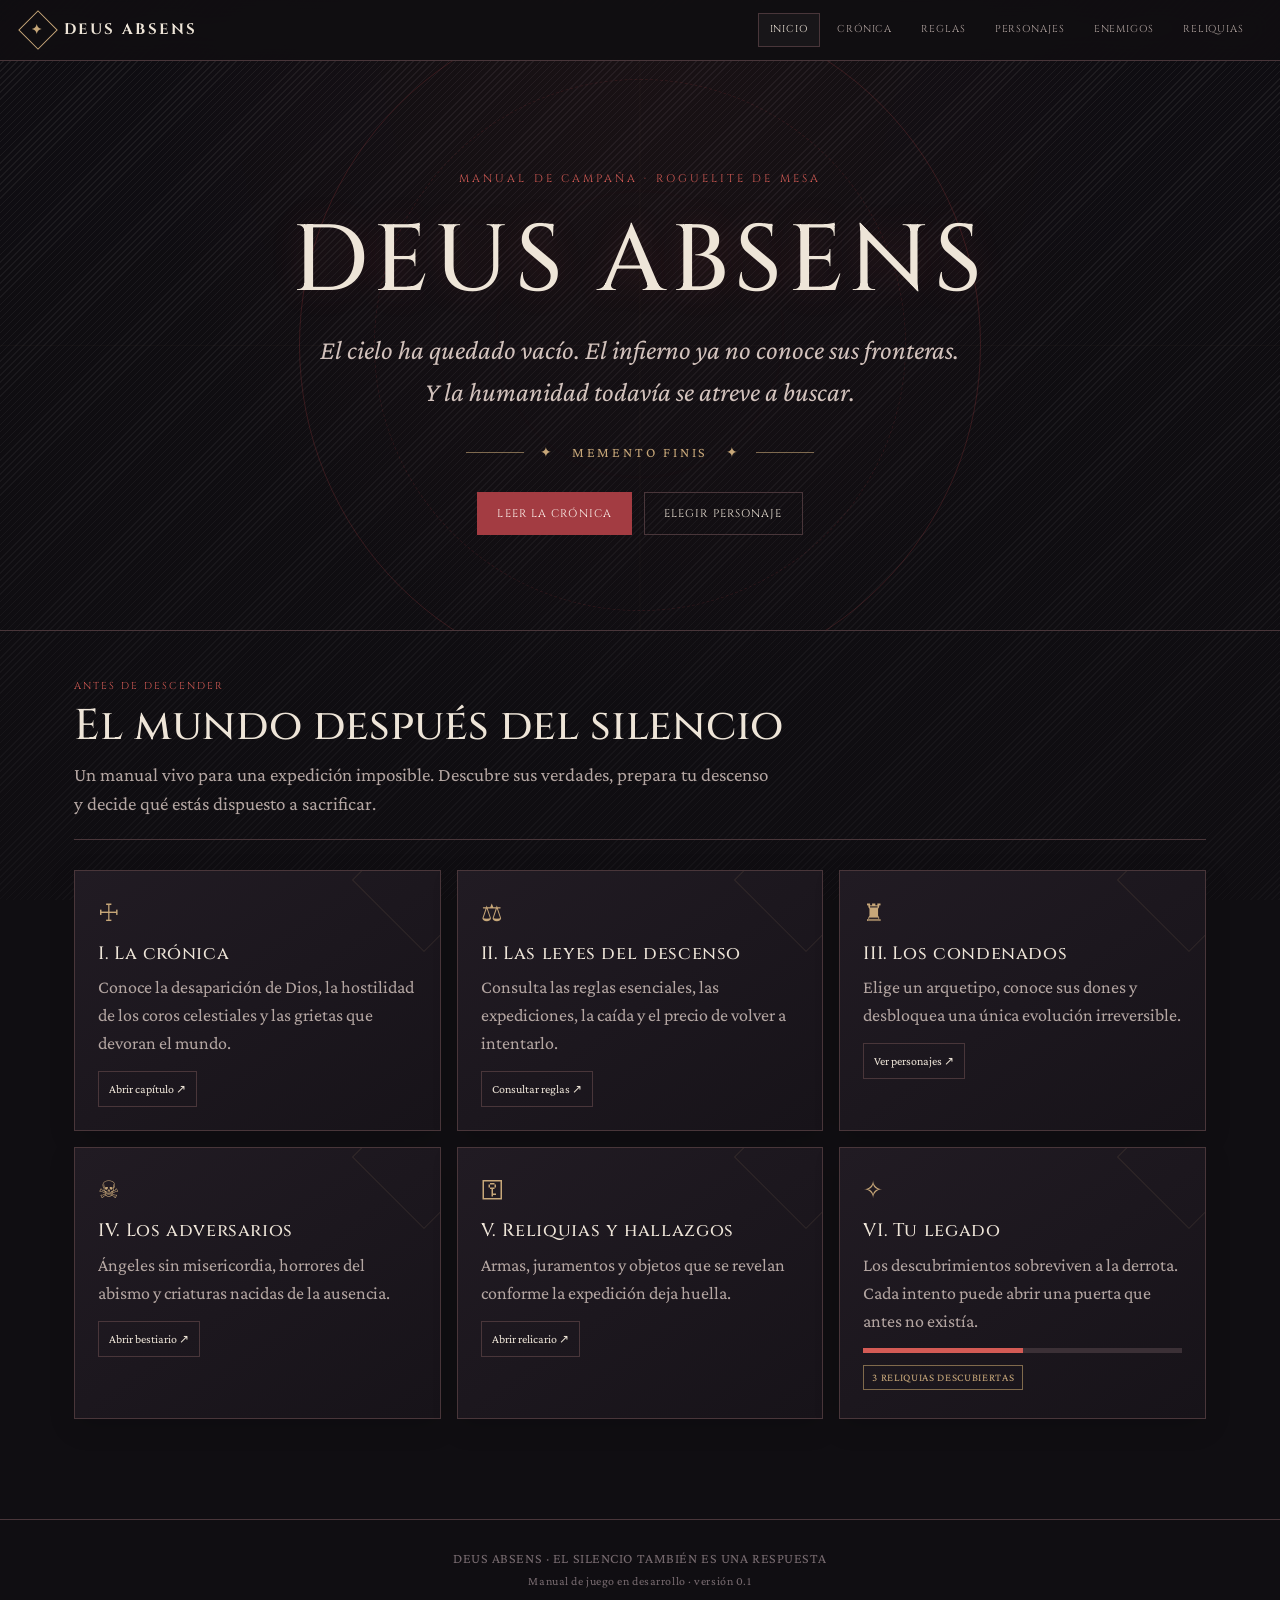
<file: deus_absens_manual.html>
<!DOCTYPE html>
<html lang="es">
<head>
<meta charset="utf-8">
<meta name="viewport" content="width=device-width, initial-scale=1">
<meta name="theme-color" content="#100e12">
<title>DEUS ABSENS — Manual de juego</title>
<style>
@import url('https://fonts.googleapis.com/css2?family=Cinzel:wght@400;500;600;700;800&family=Crimson+Pro:wght@300;400;500;600&display=swap');
:root{
  --bg:#100e12;--panel:#19151b;--panel2:#211b23;--ink:#eee5d8;--muted:#b4a6a2;
  --red:#a33c42;--red2:#d45b55;--gold:#c7a779;--line:#49363a;--shadow:0 18px 60px #0008;
}
*{box-sizing:border-box}html{scroll-behavior:smooth}body{margin:0;background:var(--bg);color:var(--ink);font-family:'Crimson Pro',Georgia,serif;font-size:19px;line-height:1.55}
body:before{content:"";position:fixed;inset:0;pointer-events:none;z-index:-1;background:radial-gradient(ellipse at 50% 0%,#4c252b33,transparent 55%),linear-gradient(#100e12ee,#100e12f7),repeating-linear-gradient(135deg,#fff 0 1px,transparent 1px 5px);opacity:.95}
button,a{font:inherit}button{cursor:pointer}
a{color:inherit;text-decoration:none}
.topbar{position:sticky;top:0;z-index:20;background:#100e12eF;border-bottom:1px solid var(--line);backdrop-filter:blur(14px)}
.top-inner{max-width:1280px;margin:auto;padding:13px 24px;display:flex;align-items:center;justify-content:space-between;gap:20px}
.brand{font-family:Cinzel,serif;letter-spacing:.16em;font-size:15px;font-weight:700;display:flex;align-items:center;gap:12px}
.brand-mark{width:28px;height:28px;border:1px solid var(--gold);display:grid;place-items:center;color:var(--gold);transform:rotate(45deg);font-size:13px}
.brand-mark span{transform:rotate(-45deg)}
.nav{display:flex;gap:5px;flex-wrap:wrap;justify-content:flex-end}
.nav button{background:transparent;border:1px solid transparent;color:var(--muted);padding:8px 11px;font-family:Cinzel,serif;font-size:10px;letter-spacing:.09em;text-transform:uppercase;transition:.2s}
.nav button:hover,.nav button.active{color:var(--ink);border-color:var(--line);background:#ffffff08}
.hero{min-height:570px;display:grid;place-items:center;text-align:center;padding:90px 24px 75px;position:relative;overflow:hidden;border-bottom:1px solid var(--line)}
.hero:before,.hero:after{content:"";position:absolute;left:50%;top:50%;border:1px solid #a33c4244;border-radius:50%;transform:translate(-50%,-50%);pointer-events:none}
.hero:before{width:min(75vw,680px);aspect-ratio:1}.hero:after{width:min(59vw,530px);aspect-ratio:1;border-style:dashed;opacity:.65}
.sigils{position:absolute;inset:0;opacity:.23;pointer-events:none;background:radial-gradient(circle at 50% 48%,transparent 0 20%,#a33c4210 20.2% 20.4%,transparent 20.6%),linear-gradient(90deg,transparent 49.9%,#c7a77925 50%,transparent 50.1%),linear-gradient(0deg,transparent 49.9%,#c7a77925 50%,transparent 50.1%)}
.hero-content{position:relative;z-index:1;max-width:820px}
.eyebrow{font-family:Cinzel,serif;color:var(--red2);font-size:11px;letter-spacing:.28em;text-transform:uppercase}
h1,h2,h3{font-family:Cinzel,serif;font-weight:500;line-height:1.18}
h1{font-size:clamp(43px,8vw,94px);letter-spacing:.06em;margin:20px 0 12px;text-shadow:0 0 32px #a33c4233}
.subtitle{font-size:clamp(20px,2.6vw,27px);color:#d2c2bc;font-style:italic;max-width:640px;margin:0 auto 28px}
.hero-rule{display:flex;align-items:center;gap:16px;justify-content:center;color:var(--gold);font-size:14px;letter-spacing:.2em}
.hero-rule:before,.hero-rule:after{content:"";width:58px;height:1px;background:var(--gold);opacity:.6}
.actions{display:flex;gap:12px;justify-content:center;flex-wrap:wrap;margin-top:28px}
.btn{padding:12px 19px;border:1px solid var(--red);background:var(--red);color:#fff7f0;font-family:Cinzel,serif;text-transform:uppercase;font-size:11px;letter-spacing:.1em;transition:.2s}
.btn:hover{background:#bd4b4d;transform:translateY(-2px)}
.btn.secondary{background:transparent;border-color:var(--line);color:var(--ink)}.btn.secondary:hover{border-color:var(--gold);color:var(--gold)}
main{max-width:1180px;margin:auto;padding:48px 24px 100px}
.section{display:none;animation:fade .35s ease}.section.active{display:block}
@keyframes fade{from{opacity:0;transform:translateY(8px)}to{opacity:1;transform:none}}
.section-head{margin-bottom:30px;border-bottom:1px solid var(--line);padding-bottom:20px;display:flex;justify-content:space-between;gap:20px;align-items:end}
.kicker{color:var(--red2);font-family:Cinzel,serif;font-size:10px;letter-spacing:.2em;text-transform:uppercase}
h2{font-size:clamp(29px,4vw,43px);margin:7px 0 8px}
.lead{color:var(--muted);max-width:700px;margin:0}
.grid{display:grid;grid-template-columns:repeat(3,minmax(0,1fr));gap:16px}
.card{background:linear-gradient(145deg,#211b23,#171319);border:1px solid var(--line);padding:23px;position:relative;overflow:hidden;box-shadow:0 8px 25px #0002}
.card:after{content:"";position:absolute;right:-35px;top:-42px;width:100px;height:100px;border:1px solid #c7a7791e;transform:rotate(45deg);pointer-events:none}
.card h3{font-size:18px;margin:0 0 10px;letter-spacing:.035em}.card p{color:var(--muted);margin:0 0 13px;font-size:18px}
.card .symbol{color:var(--gold);font-size:24px;margin-bottom:12px}
.tag{display:inline-block;border:1px solid #6b4a4d;color:#e1a5a0;padding:3px 8px;font-size:11px;letter-spacing:.06em;text-transform:uppercase;margin:0 5px 5px 0}
.tag.gold{border-color:#806a4c;color:var(--gold)}
.columns{display:grid;grid-template-columns:1.15fr .85fr;gap:20px}
.prose{background:#171319;border-left:2px solid var(--red);padding:25px 28px}.prose p{margin:0 0 15px}.prose p:last-child{margin-bottom:0}
.quote{font-size:25px;line-height:1.4;font-style:italic;color:#e0c9c2}
.rule-list{counter-reset:rules;list-style:none;padding:0;margin:0}.rule-list li{counter-increment:rules;padding:15px 0;border-bottom:1px solid #49363a77;display:grid;grid-template-columns:35px 1fr;gap:12px}.rule-list li:before{content:"0" counter(rules);font-family:Cinzel,serif;color:var(--red2);font-size:12px;padding-top:5px}
.toolbar{display:flex;gap:10px;flex-wrap:wrap;margin-bottom:20px;align-items:center}
.search{background:#171319;border:1px solid var(--line);padding:11px 13px;color:var(--ink);min-width:220px;flex:1;outline:none}.search:focus{border-color:var(--gold)}
.filter{background:#171319;color:var(--muted);border:1px solid var(--line);padding:10px 12px}
.character-card{display:flex;flex-direction:column;min-height:320px}.character-top{display:flex;justify-content:space-between;align-items:start;gap:12px}.crest{width:56px;height:68px;display:grid;place-items:center;border:1px solid #8d5556;color:var(--red2);font-size:25px;clip-path:polygon(50% 0,100% 20%,88% 78%,50% 100%,12% 78%,0 20%)}
.stats{display:flex;gap:7px;flex-wrap:wrap;margin:8px 0 14px}.stat{background:#100e12;padding:5px 8px;border:1px solid #49363a;color:#d9c9c2;font-size:14px}
.card-bottom{margin-top:auto;padding-top:12px;display:flex;gap:8px;flex-wrap:wrap}
button.small{background:transparent;border:1px solid var(--line);color:var(--ink);padding:8px 10px;font-size:12px}.small:hover{border-color:var(--gold);color:var(--gold)}.small:disabled{opacity:.35;cursor:not-allowed}
.locked{filter:grayscale(.8);opacity:.68}.locked .symbol{color:#776c71}
.locked-note{color:var(--red2);font-family:Cinzel,serif;font-size:10px;letter-spacing:.1em;text-transform:uppercase}
.progress-wrap{height:5px;background:#3b3036;margin:12px 0 7px}.progress{height:100%;background:var(--red2);width:0;transition:width .3s}
.inventory-note{padding:14px 17px;border:1px dashed var(--line);color:var(--muted);margin-bottom:20px}
.footer{border-top:1px solid var(--line);text-align:center;padding:28px 20px;color:#786b70;font-size:14px;letter-spacing:.04em}
.modal-backdrop{position:fixed;inset:0;background:#000b;z-index:50;display:none;place-items:center;padding:20px}.modal-backdrop.open{display:grid}
.modal{width:min(540px,100%);background:#19151b;border:1px solid var(--gold);padding:28px;box-shadow:var(--shadow);max-height:90vh;overflow:auto}.modal h3{font-size:24px;margin:0 0 12px}.modal p{color:var(--muted)}.modal-actions{display:flex;gap:10px;flex-wrap:wrap;margin-top:20px}
.toast{position:fixed;bottom:20px;left:50%;transform:translate(-50%,20px);opacity:0;pointer-events:none;background:#211b23;border:1px solid var(--gold);padding:12px 18px;z-index:70;transition:.25s;box-shadow:var(--shadow)}.toast.show{opacity:1;transform:translate(-50%,0)}
.empty{grid-column:1/-1;color:var(--muted);border:1px dashed var(--line);padding:28px;text-align:center}
@media(max-width:850px){.grid{grid-template-columns:repeat(2,minmax(0,1fr))}.columns{grid-template-columns:1fr}.top-inner{align-items:flex-start;flex-direction:column}.nav{justify-content:flex-start}.hero{min-height:510px}}
@media(max-width:560px){.grid{grid-template-columns:1fr}main{padding:34px 16px 70px}.hero{padding:75px 18px}.section-head{display:block}.nav button{padding:7px 8px;font-size:9px}.card{padding:20px}}
</style>
</head>
<body>
<header class="topbar">
  <div class="top-inner">
    <a class="brand" href="#" aria-label="Volver al inicio" onclick="showSection('inicio');return false"><span class="brand-mark"><span>✦</span></span> DEUS ABSENS</a>
    <nav class="nav" aria-label="Navegación principal">
      <button class="active" data-section="inicio">Inicio</button>
      <button data-section="historia">Crónica</button>
      <button data-section="reglas">Reglas</button>
      <button data-section="personajes">Personajes</button>
      <button data-section="enemigos">Enemigos</button>
      <button data-section="objetos">Reliquias</button>
    </nav>
  </div>
</header>

<section class="hero" id="hero">
  <div class="sigils"></div>
  <div class="hero-content">
    <div class="eyebrow">Manual de campaña · Roguelite de mesa</div>
    <h1>DEUS ABSENS</h1>
    <p class="subtitle">El cielo ha quedado vacío. El infierno ya no conoce sus fronteras. Y la humanidad todavía se atreve a buscar.</p>
    <div class="hero-rule">✦ &nbsp; MEMENTO FINIS &nbsp; ✦</div>
    <div class="actions">
      <button class="btn" onclick="showSection('historia')">Leer la crónica</button>
      <button class="btn secondary" onclick="showSection('personajes')">Elegir personaje</button>
    </div>
  </div>
</section>

<main>
  <section class="section active" id="inicio">
    <div class="section-head"><div><div class="kicker">Antes de descender</div><h2>El mundo después del silencio</h2><p class="lead">Un manual vivo para una expedición imposible. Descubre sus verdades, prepara tu descenso y decide qué estás dispuesto a sacrificar.</p></div></div>
    <div class="grid">
      <article class="card"><div class="symbol">☩</div><h3>I. La crónica</h3><p>Conoce la desaparición de Dios, la hostilidad de los coros celestiales y las grietas que devoran el mundo.</p><button class="small" onclick="showSection('historia')">Abrir capítulo ↗</button></article>
      <article class="card"><div class="symbol">⚖</div><h3>II. Las leyes del descenso</h3><p>Consulta las reglas esenciales, las expediciones, la caída y el precio de volver a intentarlo.</p><button class="small" onclick="showSection('reglas')">Consultar reglas ↗</button></article>
      <article class="card"><div class="symbol">♜</div><h3>III. Los condenados</h3><p>Elige un arquetipo, conoce sus dones y desbloquea una única evolución irreversible.</p><button class="small" onclick="showSection('personajes')">Ver personajes ↗</button></article>
      <article class="card"><div class="symbol">☠</div><h3>IV. Los adversarios</h3><p>Ángeles sin misericordia, horrores del abismo y criaturas nacidas de la ausencia.</p><button class="small" onclick="showSection('enemigos')">Abrir bestiario ↗</button></article>
      <article class="card"><div class="symbol">⚿</div><h3>V. Reliquias y hallazgos</h3><p>Armas, juramentos y objetos que se revelan conforme la expedición deja huella.</p><button class="small" onclick="showSection('objetos')">Abrir relicario ↗</button></article>
      <article class="card"><div class="symbol">✧</div><h3>VI. Tu legado</h3><p>Los descubrimientos sobreviven a la derrota. Cada intento puede abrir una puerta que antes no existía.</p><div class="progress-wrap"><div class="progress" id="homeProgress"></div></div><span id="homeProgressText" class="tag gold">0 reliquias descubiertas</span></article>
    </div>
  </section>

  <section class="section" id="historia">
    <div class="section-head"><div><div class="kicker">Capítulo I · La verdad enterrada</div><h2>La crónica de la ausencia</h2><p class="lead">No hubo trompetas. No hubo juicio final. Solo un día en que la plegaria no encontró a nadie al otro lado.</p></div></div>
    <div class="columns">
      <div class="prose">
        <p class="quote">«El cielo no cayó. Simplemente dejó de responder».</p>
        <p>Al principio, los templos siguieron llenos. Las velas ardían, las campanas sonaban y los sacerdotes pronunciaban las mismas palabras de siempre. Pero las respuestas dejaron de llegar. Los milagros se apagaron uno tras otro, como estrellas al amanecer.</p>
        <p>Después vino el odio. Los ángeles, privados de la presencia que daba sentido a su existencia, volvieron sus rostros contra la humanidad. Para ellos, los mortales eran una especie defectuosa: demasiado frágil para custodiar la creación y demasiado orgullosa para aceptar su final.</p>
        <p>Las puertas del Infierno se abrieron en lugares donde la realidad era más débil: bajo hospitales, en criptas olvidadas, en ciudades que habían rezado demasiado tarde. Algo antiguo cruzó el umbral. Algo que no necesitaba permiso.</p>
        <p>Ahora, los supervivientes buscan a Dios. Algunos quieren suplicarle que regrese; otros, exigir respuestas; unos pocos desean ocupar el trono vacío. Nadie sabe si Dios está perdido, muerto, escondido… o si se marchó por voluntad propia.</p>
      </div>
      <aside class="card">
        <div class="kicker">Las tres heridas del mundo</div>
        <h3>El Cielo</h3><p>Los coros celestiales han convertido la obediencia en una forma de exterminio. Su luz revela la culpa y quema la carne.</p>
        <span class="tag">Orden sin piedad</span>
        <hr style="border:0;border-top:1px solid var(--line);margin:20px 0">
        <h3>El Infierno</h3><p>Una frontera rota por la que ascienden pactos, hambre y criaturas que no deberían tener nombre.</p>
        <span class="tag">Hambre sin fondo</span>
        <hr style="border:0;border-top:1px solid var(--line);margin:20px 0">
        <h3>La Tierra</h3><p>Ciudades santificadas por el miedo, caminos que cambian y comunidades obligadas a escoger qué monstruo tolerar.</p>
        <span class="tag gold">Esperanza precaria</span>
      </aside>
    </div>
    <div class="card" style="margin-top:18px"><div class="kicker">La pregunta central</div><h3>¿Qué harás si encuentras a Dios?</h3><p>El manual puede describir el mundo, pero la respuesta pertenece a quienes se atrevan a atravesarlo.</p></div>
  </section>

  <section class="section" id="reglas">
    <div class="section-head"><div><div class="kicker">Capítulo II · Sobrevivir al descenso</div><h2>Reglas fundamentales</h2><p class="lead">Esta es una estructura inicial y editable. Sustituye los valores provisionales cuando definas el sistema definitivo de dados, daño y dificultad.</p></div></div>
    <ol class="rule-list">
      <li><div><strong>Prepara la expedición.</strong><br><span style="color:var(--muted)">El grupo elige personajes, equipa reliquias disponibles y fija un objetivo para el descenso.</span></div></li>
      <li><div><strong>Explora por etapas.</strong><br><span style="color:var(--muted)">Cada zona presenta un encuentro, una decisión, un hallazgo o una amenaza. El director describe el riesgo antes de pedir una acción.</span></div></li>
      <li><div><strong>Resuelve las acciones.</strong><br><span style="color:var(--muted)">Cuando el resultado sea incierto, utiliza la mecánica de prueba que defina tu mesa. Un fallo debe cambiar la situación: cuesta recursos, atrae enemigos o revela una consecuencia.</span></div></li>
      <li><div><strong>Combate con intención.</strong><br><span style="color:var(--muted)">En cada turno, cada personaje realiza su movimiento y una acción principal. El orden, el alcance y el daño deben concretarse en la versión final de las reglas.</span></div></li>
      <li><div><strong>Caer no es terminar.</strong><br><span style="color:var(--muted)">Al fracasar una expedición, el personaje puede perder recursos temporales; los descubrimientos permanentes permanecen desbloqueados para futuras partidas.</span></div></li>
      <li><div><strong>La evolución es única.</strong><br><span style="color:var(--muted)">Cada personaje puede escoger una sola evolución. La elección es permanente y transforma su habilidad principal, su aspecto o su forma de jugar.</span></div></li>
    </ol>
    <div class="grid" style="margin-top:24px">
      <article class="card"><div class="symbol">Ⅰ</div><h3>Una expedición</h3><p>Preparación → exploración → encuentros → jefe o retirada → consecuencias.</p></article>
      <article class="card"><div class="symbol">Ⅱ</div><h3>Progreso persistente</h3><p>Las reliquias descubiertas se registran entre partidas. Puedes añadir condiciones de desbloqueo específicas.</p></article>
      <article class="card"><div class="symbol">Ⅲ</div><h3>Decisiones irreversibles</h3><p>Una evolución por personaje. Elige con cuidado: no existe un camino de regreso.</p></article>
    </div>
  </section>

  <section class="section" id="personajes">
    <div class="section-head"><div><div class="kicker">Capítulo III · Los que aún caminan</div><h2>Personajes jugables</h2><p class="lead">Escoge un condenado. Cada personaje tiene un don inicial y una evolución única. La selección y la evolución se guardan en este navegador.</p></div></div>
    <div class="toolbar"><input id="characterSearch" class="search" placeholder="Buscar personaje o habilidad…" aria-label="Buscar personaje"><select id="characterFilter" class="filter" aria-label="Filtrar personajes"><option value="all">Todos los arquetipos</option><option value="available">Sin elegir</option><option value="chosen">Personaje elegido</option><option value="evolved">Evolucionados</option></select></div>
    <div class="grid" id="characterGrid"></div>
  </section>

  <section class="section" id="enemigos">
    <div class="section-head"><div><div class="kicker">Capítulo IV · El bestiario</div><h2>Los que aguardan</h2><p class="lead">No todo lo que te persigue nació en el Infierno. Algunas cosas descendieron del cielo. Otras estaban aquí antes de que existieran ambos.</p></div></div>
    <div class="toolbar"><input id="enemySearch" class="search" placeholder="Buscar criatura…" aria-label="Buscar enemigo"><select id="enemyFilter" class="filter" aria-label="Filtrar enemigos"><option value="all">Todas las categorías</option><option value="Celestial">Celestiales</option><option value="Infernal">Infernales</option><option value="Umbral">Umbrales</option></select></div>
    <div class="grid" id="enemyGrid"></div>
  </section>

  <section class="section" id="objetos">
    <div class="section-head"><div><div class="kicker">Capítulo V · El relicario</div><h2>Objetos y reliquias</h2><p class="lead">Algunos hallazgos esperan en la oscuridad. Otros solo aparecen cuando el mundo reconoce lo que has hecho.</p></div></div>
    <div class="inventory-note"><strong id="relicCount">0 de 6 reliquias</strong> descubiertas. Los objetos bloqueados muestran una condición narrativa de ejemplo; puedes cambiarla en el código para ajustarla a tu campaña.</div>
    <div class="toolbar"><input id="itemSearch" class="search" placeholder="Buscar reliquia…" aria-label="Buscar objeto"><select id="itemFilter" class="filter" aria-label="Filtrar objetos"><option value="all">Todos los objetos</option><option value="unlocked">Descubiertos</option><option value="locked">Bloqueados</option></select></div>
    <div class="grid" id="itemGrid"></div>
  </section>
</main>

<footer class="footer">DEUS ABSENS · EL SILENCIO TAMBIÉN ES UNA RESPUESTA<br><span style="font-size:12px">Manual de juego en desarrollo · versión 0.1</span></footer>

<div class="modal-backdrop" id="modalBackdrop" role="dialog" aria-modal="true" aria-labelledby="modalTitle">
  <div class="modal"><div class="kicker" id="modalKicker">Decisión</div><h3 id="modalTitle">Confirmar</h3><div id="modalBody"></div><div class="modal-actions" id="modalActions"></div></div>
</div>
<div class="toast" id="toast" role="status" aria-live="polite"></div>

<script>
const characters = [
 {id:'penitente',name:'El Penitente',role:'Vanguardia',icon:'†',tags:['Resistencia','Cuerpo a cuerpo'],hp:8,skill:'Última absolución',desc:'Convierte el dolor en fuerza. Cuanto más cerca está de caer, más peligroso se vuelve.',evolution:'El Mártir Vacío',evoDesc:'Su herida deja de sangrar. Una vez por expedición, sobrevive a un golpe que lo habría derrotado y devuelve parte del daño.'},
 {id:'hereje',name:'La Hereje',role:'Ocultista',icon:'☽',tags:['Rituales','Control'],hp:5,skill:'Salmo invertido',desc:'Pronuncia fragmentos de una lengua anterior a los ángeles. Cada palabra exige un precio.',evolution:'La Voz del Abismo',evoDesc:'Puede alterar un resultado adverso, pero debe aceptar una consecuencia oscura elegida por el director.'},
 {id:'reliquario',name:'El Reliquario',role:'Explorador',icon:'⚿',tags:['Hallazgos','Apoyo'],hp:6,skill:'Manos profanas',desc:'Abre cerraduras sagradas y reconoce objetos que deberían haber permanecido enterrados.',evolution:'El Santo Ladrón',evoDesc:'Una vez por expedición, convierte un hallazgo común en una reliquia útil para todo el grupo.'},
 {id:'desertor',name:'El Desertor',role:'Tirador',icon:'➶',tags:['Distancia','Precisión'],hp:6,skill:'Plomo bendito',desc:'Un antiguo soldado celestial que recuerda cómo sangran los seres de luz.',evolution:'El Ángel Caído',evoDesc:'Sus disparos atraviesan protecciones celestiales; cada uso deja una marca visible que atrae la atención del Cielo.'},
 {id:'oraculo',name:'La Oráculo Ciega',role:'Vidente',icon:'◉',tags:['Visiones','Destino'],hp:5,skill:'Ver la herida',desc:'No ve el futuro: ve las grietas por las que el futuro intenta entrar.',evolution:'La Última Profeta',evoDesc:'Puede hacer una pregunta sobre una amenaza y recibir una verdad útil, aunque incompleta, antes del enfrentamiento.'},
 {id:'carcelero',name:'El Carcelero',role:'Control',icon:'⛓',tags:['Cadenas','Protección'],hp:7,skill:'Pacto de hierro',desc:'Lleva las llaves de una prisión que ya no existe. Algunas cerraduras siguen respondiendo.',evolution:'El Guardián del Umbral',evoDesc:'Puede inmovilizar brevemente a una criatura sobrenatural, pero debe sacrificar un recurso o aceptar una herida.'}
];
const enemies = [
 {name:'Serafín de Ceniza',type:'Celestial',threat:'Élite',icon:'✧',desc:'Un ángel cuya aureola se ha convertido en una corona de brasas. Castiga a quienes se esconden tras la fe.',ability:'Juicio radiante: marca a un objetivo; la siguiente herida contra él es más grave.'},
 {name:'Querubín Desollado',type:'Celestial',threat:'Hostigador',icon:'☼',desc:'Un mensajero mutilado que repite órdenes de un dios que ya no escucha.',ability:'Coro roto: obliga al grupo a separarse o sufrir una consecuencia.'},
 {name:'Deudor de Sal',type:'Infernal',threat:'Común',icon:'♆',desc:'Una figura humana cubierta de sal y contratos. Cobra con recuerdos aquello que no se le paga.',ability:'Cobro pendiente: roba un recurso temporal si alcanza a su presa.'},
 {name:'La Novia del Foso',type:'Infernal',threat:'Élite',icon:'♛',desc:'Una criatura vestida con velos de piel, seguida por voces que llaman a sus seres queridos.',ability:'Votos de hambre: obliga a escoger entre perder salud o abandonar un objeto.'},
 {name:'Perro de la Puerta',type:'Umbral',threat:'Común',icon:'☠',desc:'Tiene demasiadas articulaciones y un rostro que cambia según quién lo mire.',ability:'Rastreo imposible: encuentra al personaje que más intenta ocultarse.'},
 {name:'El Hueco que Reza',type:'Umbral',threat:'Jefe',icon:'◌',desc:'Una ausencia con forma humana. Su plegaria se oye dentro de los huesos.',ability:'Silencio absoluto: durante un instante, ninguna habilidad sobrenatural funciona.'}
];
const items = [
 {id:'astilla',name:'Astilla de aureola',type:'Reliquia',icon:'✦',rarity:'Común',unlock:true,condition:'Disponible desde el inicio',desc:'Un fragmento tibio de luz celestial. Puede servir como foco para un ritual o como moneda ante ciertos seres.'},
 {id:'campana',name:'Campana sin badajo',type:'Artefacto',icon:'♧',rarity:'Poco común',unlock:true,condition:'Disponible desde el inicio',desc:'No produce sonido, pero las criaturas cercanas giran la cabeza cuando se la sostiene.'},
 {id:'moneda',name:'Óbolo del último río',type:'Moneda ritual',icon:'◉',rarity:'Común',unlock:true,condition:'Disponible desde el inicio',desc:'Una moneda ennegrecida que siempre cae de canto. Los muertos la reconocen.'},
 {id:'pluma',name:'Pluma del serafín',type:'Material',icon:'➶',rarity:'Rara',unlock:false,condition:'Derrota a un enemigo celestial de élite',desc:'Una pluma que corta como vidrio. Conserva una memoria que no pertenece a ningún humano.'},
 {id:'llave',name:'Llave de la Novena Puerta',type:'Llave',icon:'⚿',rarity:'Única',unlock:false,condition:'Encuentra tres fragmentos de mapa en una misma expedición',desc:'Abre una puerta que no aparece en los planos. Del otro lado, alguien pronuncia tu nombre.'},
 {id:'evangelio',name:'Evangelio de la ausencia',type:'Texto prohibido',icon:'▤',rarity:'Mítica',unlock:false,condition:'Sobrevive al encuentro con El Hueco que Reza',desc:'Sus páginas están en blanco hasta que alguien formula una pregunta que teme responder.'}
];
let state = loadState();
function loadState(){try{return JSON.parse(localStorage.getItem('deusAbsensState'))||{chosen:null,evolved:[],unlocked:['astilla','campana','moneda']}}catch(e){return {chosen:null,evolved:[],unlocked:['astilla','campana','moneda']}}}
function saveState(){localStorage.setItem('deusAbsensState',JSON.stringify(state));renderAll()}
function showSection(id){
 document.querySelectorAll('.section').forEach(s=>s.classList.toggle('active',s.id===id));
 document.querySelectorAll('.nav button').forEach(b=>b.classList.toggle('active',b.dataset.section===id));
 document.getElementById('hero').style.display=id==='inicio'?'grid':'none';
 window.scrollTo({top:0,behavior:'smooth'});
}
document.querySelectorAll('[data-section]').forEach(b=>b.addEventListener('click',()=>showSection(b.dataset.section)));
function toast(msg){const t=document.getElementById('toast');t.textContent=msg;t.classList.add('show');clearTimeout(window.toastTimer);window.toastTimer=setTimeout(()=>t.classList.remove('show'),2600)}
function openModal(title,body,actions,kicker='Decisión'){
 document.getElementById('modalKicker').textContent=kicker;document.getElementById('modalTitle').textContent=title;document.getElementById('modalBody').innerHTML=body;
 const a=document.getElementById('modalActions');a.innerHTML='';actions.forEach(x=>{const b=document.createElement('button');b.className='btn '+(x.secondary?'secondary':'');b.textContent=x.label;b.onclick=()=>{closeModal();x.action&&x.action()};a.appendChild(b)});
 document.getElementById('modalBackdrop').classList.add('open');
}
function closeModal(){document.getElementById('modalBackdrop').classList.remove('open')}
document.getElementById('modalBackdrop').addEventListener('click',e=>{if(e.target.id==='modalBackdrop')closeModal()});
document.addEventListener('keydown',e=>{if(e.key==='Escape')closeModal()});
function chooseCharacter(id){
 const c=characters.find(x=>x.id===id);if(!c)return;
 if(state.chosen===id){toast('Este es tu personaje actual.');return}
 openModal('Jurar el descenso',`<p>¿Elegirás a <strong>${c.name}</strong> como tu personaje?</p><p>${c.desc}</p><p><em>Esta elección puede cambiarse en esta versión de prueba.</em></p>`,[
 {label:'Elegir personaje',action:()=>{state.chosen=id;saveState();toast(`${c.name} se une al descenso.`)}},
 {label:'Volver',secondary:true}
 ],'Selección de personaje');
}
function evolveCharacter(id){
 const c=characters.find(x=>x.id===id);if(!c)return;
 if(state.evolved.includes(id)){toast('La evolución de este personaje ya fue elegida.');return}
 if(state.chosen!==id){toast('Primero debes elegir este personaje.');return}
 openModal('La evolución es irreversible',`<p><strong>${c.evolution}</strong></p><p>${c.evoDesc}</p><p>Solo puedes evolucionar una vez por personaje. En esta maqueta, la evolución queda registrada permanentemente en este navegador.</p>`,[
 {label:'Aceptar evolución',action:()=>{state.evolved.push(id);saveState();toast(`${c.name} ha evolucionado.`)}},
 {label:'No todavía',secondary:true}
 ],'Umbral de transformación');
}
function renderCharacters(){
 const q=(document.getElementById('characterSearch').value||'').toLowerCase();const f=document.getElementById('characterFilter').value;
 const list=characters.filter(c=>{
  const matches=(c.name+' '+c.role+' '+c.skill+' '+c.desc+' '+c.evolution).toLowerCase().includes(q);
  const status=f==='chosen'?state.chosen===c.id:f==='available'?state.chosen!==c.id:f==='evolved'?state.evolved.includes(c.id):true;
  return matches&&status;
 });
 document.getElementById('characterGrid').innerHTML=list.length?list.map(c=>{
  const chosen=state.chosen===c.id,evolved=state.evolved.includes(c.id);
  return `<article class="card character-card"><div class="character-top"><div><span class="tag">${c.role}</span><h3>${c.name}</h3></div><div class="crest">${c.icon}</div></div><p>${c.desc}</p><div class="stats"><span class="stat">Vitalidad: ${c.hp}</span>${c.tags.map(t=>`<span class="stat">${t}</span>`).join('')}</div><p><strong style="color:var(--ink)">Don:</strong> ${c.skill}</p><div class="card-bottom">${chosen?'<span class="tag gold">Personaje elegido</span>':`<button class="small" onclick="chooseCharacter('${c.id}')">Elegir personaje</button>`}${evolved?'<span class="tag">Evolución obtenida</span>':`<button class="small" ${chosen?'':'disabled'} onclick="evolveCharacter('${c.id}')">Evolucionar una vez</button>`}</div>${evolved?`<div class="prose" style="margin-top:14px;padding:14px"><strong>${c.evolution}</strong><p>${c.evoDesc}</p></div>`:''}</article>`
 }).join(''):'<div class="empty">Ningún personaje coincide con la búsqueda.</div>';
}
function renderEnemies(){
 const q=(document.getElementById('enemySearch').value||'').toLowerCase(),f=document.getElementById('enemyFilter').value;
 const list=enemies.filter(e=>(f==='all'||e.type===f)&&(e.name+' '+e.desc+' '+e.ability+' '+e.type).toLowerCase().includes(q));
 document.getElementById('enemyGrid').innerHTML=list.length?list.map(e=>`<article class="card"><div class="character-top"><div><span class="tag ${e.type==='Celestial'?'gold':''}">${e.type}</span><h3>${e.name}</h3></div><div class="symbol">${e.icon}</div></div><p>${e.desc}</p><div class="stats"><span class="stat">Amenaza: ${e.threat}</span></div><p><strong style="color:var(--ink)">Rasgo:</strong> ${e.ability}</p></article>`).join(''):'<div class="empty">No se encontraron criaturas.</div>';
}
function unlockItem(id){
 const item=items.find(x=>x.id===id);if(!item)return;
 openModal('Registrar hallazgo',`<p>¿Marcar <strong>${item.name}</strong> como descubierta?</p><p>Condición sugerida: ${item.condition}.</p><p>Esta acción es para probar el manual; más adelante puedes vincularla a logros o eventos reales de la campaña.</p>`,[
 {label:'Registrar hallazgo',action:()=>{if(!state.unlocked.includes(id))state.unlocked.push(id);saveState();toast(`${item.name} añadido al relicario.`)}},
 {label:'Cancelar',secondary:true}
 ],'Registro de reliquia');
}
function renderItems(){
 const q=(document.getElementById('itemSearch').value||'').toLowerCase(),f=document.getElementById('itemFilter').value;
 const list=items.filter(i=>{const unlocked=state.unlocked.includes(i.id);return (f==='all'||(f==='unlocked'&&unlocked)||(f==='locked'&&!unlocked))&&(i.name+' '+i.type+' '+i.desc+' '+i.condition).toLowerCase().includes(q)});
 document.getElementById('itemGrid').innerHTML=list.length?list.map(i=>{
  const unlocked=state.unlocked.includes(i.id);
  return `<article class="card ${unlocked?'':'locked'}"><div class="character-top"><div><span class="tag ${i.rarity==='Mítica'||i.rarity==='Única'?'gold':''}">${i.rarity}</span><h3>${i.name}</h3></div><div class="symbol">${unlocked?i.icon:'▧'}</div></div><p>${unlocked?i.desc:'Este registro permanece oculto. Descubre la condición para revelar su verdadera naturaleza.'}</p><div class="stats"><span class="stat">${i.type}</span></div>${unlocked?'<span class="tag gold">Descubierto</span>':`<p class="locked-note">Bloqueado · ${i.condition}</p><button class="small" onclick="unlockItem('${i.id}')">Registrar desbloqueo de prueba</button>`}</article>`
 }).join(''):'<div class="empty">No hay objetos que coincidan con el filtro.</div>';
 const count=items.filter(i=>state.unlocked.includes(i.id)).length;
 document.getElementById('relicCount').textContent=`${count} de ${items.length} reliquias`;
 document.getElementById('homeProgress').style.width=(count/items.length*100)+'%';
 document.getElementById('homeProgressText').textContent=`${count} reliquias descubiertas`;
}
function renderAll(){renderCharacters();renderEnemies();renderItems()}
['characterSearch','characterFilter'].forEach(id=>document.getElementById(id).addEventListener('input',renderCharacters));
['enemySearch','enemyFilter'].forEach(id=>document.getElementById(id).addEventListener('input',renderEnemies));
['itemSearch','itemFilter'].forEach(id=>document.getElementById(id).addEventListener('input',renderItems));
renderAll();
</script>
</body>
</html>
</file>
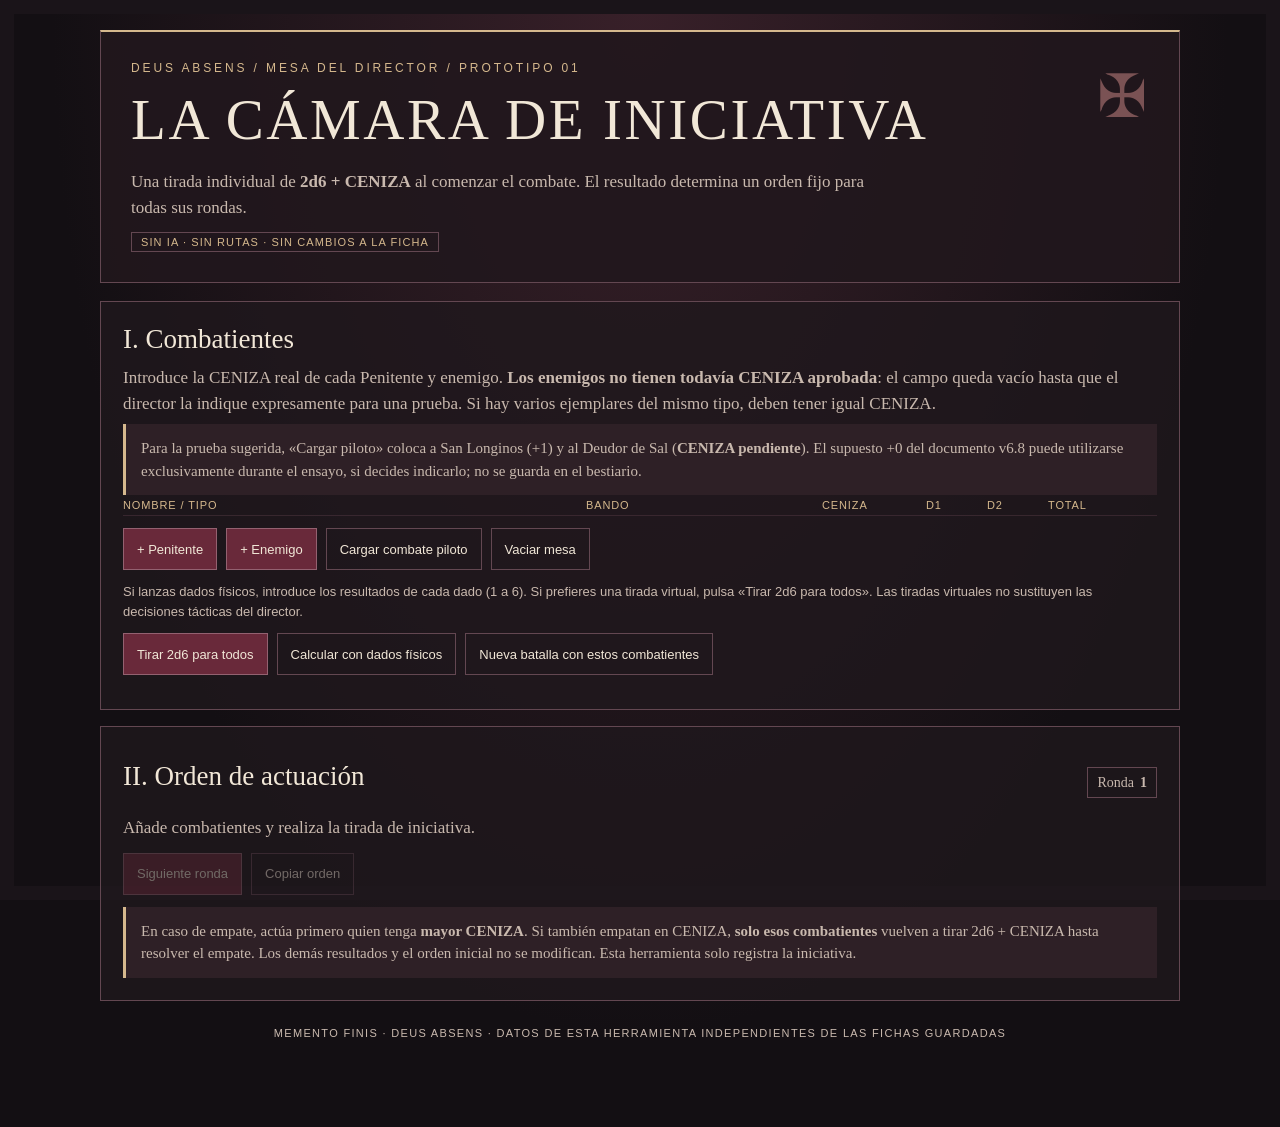
<file: herramientas/iniciativa.html>
<!DOCTYPE html>
<html lang="es">
<head>
<meta charset="utf-8"><meta name="viewport" content="width=device-width, initial-scale=1">
<title>DEUS ABSENS · Cámara de Iniciativa</title>
<meta name="theme-color" content="#171014">
<style>
:root{color-scheme:dark;--bg:#130f13;--panel:#211a1d;--edge:#634751;--ivory:#f1e7d7;--muted:#c9b9ae;--wine:#872f40;--gold:#d5b88d}
*{box-sizing:border-box}body{margin:0;color:var(--ivory);background:radial-gradient(ellipse at top,#382029,#130f13 65%);font:17px/1.5 Georgia,'Times New Roman',serif}
body:before{content:"";position:fixed;inset:0;pointer-events:none;border:14px solid #1a1419;z-index:-1}
main{max-width:1120px;margin:auto;padding:30px 20px 80px}h1,h2,h3{font-family:Georgia,serif;line-height:1.18;font-weight:normal}h1{font-size:clamp(33px,5vw,57px);margin:9px 0 16px;letter-spacing:.045em}h2{font-size:27px;margin:0 0 10px}p{margin:8px 0;color:var(--muted)}.overline{color:var(--gold);font:12px/1.4 Arial,sans-serif;text-transform:uppercase;letter-spacing:.24em}.hero{padding:28px 30px;border:1px solid var(--edge);background:#21181de8;border-top:2px solid var(--gold);position:relative}.hero:after{content:"✠";position:absolute;right:32px;top:20px;color:#7a5254;font-size:60px;pointer-events:none}.hero p{max-width:750px}.tag{display:inline-block;padding:3px 9px;border:1px solid var(--edge);color:var(--gold);font:11px Arial,sans-serif;text-transform:uppercase;letter-spacing:.1em}
.panels{display:grid;grid-template-columns:1fr;gap:16px;margin-top:18px}.panel{padding:22px;background:#20181dcc;border:1px solid var(--edge)}.bar{display:flex;gap:9px;flex-wrap:wrap;align-items:center;margin:12px 0}.note{background:#2e2026;padding:13px 15px;border-left:3px solid var(--gold);font-size:15px;color:var(--muted)}
button,a.button{border:1px solid #936170;padding:10px 13px;color:var(--ivory);font:13px Arial,sans-serif;background:#69293a;cursor:pointer;text-decoration:none;display:inline-flex;align-items:center;justify-content:center;min-height:42px;transition:background-color .12s ease}
button:hover,a.button:hover{background:#863c4d}button.secondary,a.button.secondary{background:transparent;border-color:var(--edge)}button.secondary:hover,a.button.secondary:hover{background:#38262d}button:disabled{opacity:.4;cursor:not-allowed}button:focus-visible,input:focus-visible,select:focus-visible{outline:2px solid var(--gold);outline-offset:2px}
input,select{width:100%;padding:9px 8px;min-height:41px;background:#100d10;border:1px solid var(--edge);color:var(--ivory);font:16px Georgia,serif}input[type=number]{font-variant-numeric:tabular-nums}label{display:block;font:11px Arial,sans-serif;color:var(--muted);letter-spacing:.08em;text-transform:uppercase;margin-bottom:5px}table{width:100%;border-collapse:collapse}th{text-align:left;color:var(--gold);font:11px Arial,sans-serif;letter-spacing:.08em;text-transform:uppercase;border-bottom:1px solid var(--edge);padding:10px 8px}td{padding:9px 8px;border-bottom:1px solid #60424c55}td.controls{width:56px}td input{min-width:56px}.tablewrap{overflow-x:auto}.rowgrid{display:grid;grid-template-columns:minmax(140px,2fr) minmax(110px,1fr) 95px 52px 52px 55px 45px;gap:9px;align-items:end;padding:9px 0;border-bottom:1px solid #60424c66}.rowgrid.head{padding:4px 0;font:11px Arial,sans-serif;color:var(--gold);letter-spacing:.08em;text-transform:uppercase}.field-inline{display:block}.field-inline label{display:none}.field-inline input,.field-inline select{margin:0}.rowgrid .remove{min-height:41px;padding:7px 4px}.count{color:var(--gold)}.pill{display:inline-flex;border:1px solid var(--edge);padding:4px 9px;color:var(--muted);font-size:14px}.order-list{list-style:none;padding:0;margin:6px 0 0}.order-list li{display:flex;justify-content:space-between;gap:14px;align-items:center;border-bottom:1px solid #60424c77;padding:12px 2px}.order-list li strong{font-size:20px}.order-list li .position{display:inline-grid;place-items:center;width:36px;height:36px;border:1px solid #a77b78;color:var(--gold);margin-right:12px}.order-list small{display:block;color:var(--muted);font-size:13px}.error{padding:11px 13px;border:1px solid #d08585;color:#f5c1be;background:#57222d;margin:12px 0}.success{color:#d8bd9a}.hidden{display:none!important}.tie-panel{border:1px solid var(--gold);padding:18px;background:#2f2028}.tie-panel h3{margin:0;font-size:20px}.tie-grid{display:grid;grid-template-columns:1fr 65px 65px;gap:9px;align-items:end;margin:13px 0}.muted{color:var(--muted)}.tiny{font:13px/1.5 Arial,sans-serif;color:var(--muted)}.footer{text-align:center;margin-top:26px;color:var(--muted);font:11px Arial,sans-serif;letter-spacing:.12em}code{color:var(--gold)}
@media(max-width:700px){main{padding:14px 10px 40px}.hero,.panel{padding:16px}.hero:after{display:none}.rowgrid{grid-template-columns:1fr 1fr 65px 46px 46px;gap:6px}.rowgrid.head{display:none}.rowgrid .side{grid-column:2}.rowgrid .name{grid-column:1}.rowgrid .ceniza{grid-column:3}.rowgrid .d1{grid-column:4}.rowgrid .d2{grid-column:5}.rowgrid .sum{grid-column:1}.rowgrid .remove{grid-column:2}.field-inline label{display:block}.rowgrid input,.rowgrid select{font-size:14px}.tie-grid{grid-template-columns:minmax(90px,1fr) 65px 65px}}
@media(prefers-reduced-motion:reduce){button{transition:none}}
</style>
</head>
<body><main>
<header class="hero"><div class="overline">Deus Absens / Mesa del director / Prototipo 01</div><h1>LA CÁMARA DE INICIATIVA</h1><p>Una tirada individual de <strong>2d6 + CENIZA</strong> al comenzar el combate. El resultado determina un orden fijo para todas sus rondas.</p><span class="tag">Sin IA · Sin rutas · Sin cambios a la ficha</span></header>
<div class="panels">
<section class="panel" aria-labelledby="titParticipantes"><h2 id="titParticipantes">I. Combatientes</h2><p>Introduce la CENIZA real de cada Penitente y enemigo. <strong>Los enemigos no tienen todavía CENIZA aprobada</strong>: el campo queda vacío hasta que el director la indique expresamente para una prueba. Si hay varios ejemplares del mismo tipo, deben tener igual CENIZA.</p><div class="note">Para la prueba sugerida, «Cargar piloto» coloca a San Longinos (+1) y al Deudor de Sal (<strong>CENIZA pendiente</strong>). El supuesto +0 del documento v6.8 puede utilizarse exclusivamente durante el ensayo, si decides indicarlo; no se guarda en el bestiario.</div>
<div id="roster" aria-label="Lista editable de combatientes"></div>
<div class="bar"><button type="button" id="addPlayer">+ Penitente</button><button type="button" id="addEnemy">+ Enemigo</button><button type="button" class="secondary" id="pilot">Cargar combate piloto</button><button type="button" class="secondary" id="clear">Vaciar mesa</button></div>
<p class="tiny">Si lanzas dados físicos, introduce los resultados de cada dado (1 a 6). Si prefieres una tirada virtual, pulsa «Tirar 2d6 para todos». Las tiradas virtuales no sustituyen las decisiones tácticas del director.</p>
<div class="bar"><button type="button" id="auto">Tirar 2d6 para todos</button><button type="button" id="manual" class="secondary">Calcular con dados físicos</button><button type="button" class="secondary" id="newCombat">Nueva batalla con estos combatientes</button></div><div id="error" class="error hidden" role="alert"></div>
</section>
<section class="panel" aria-labelledby="titTurnos"><div class="bar" style="justify-content:space-between"><h2 id="titTurnos">II. Orden de actuación</h2><span class="pill">Ronda <strong id="round" style="margin-left:6px">1</strong></span></div>
<p id="status" aria-live="polite">Añade combatientes y realiza la tirada de iniciativa.</p><div id="tie" class="tie-panel hidden" aria-live="polite"></div><ol id="order" class="order-list"></ol>
<div class="bar"><button type="button" id="nextRound" disabled>Siguiente ronda</button><button type="button" class="secondary" id="copy" disabled>Copiar orden</button></div>
<div class="note">En caso de empate, actúa primero quien tenga <strong>mayor CENIZA</strong>. Si también empatan en CENIZA, <strong>solo esos combatientes</strong> vuelven a tirar 2d6 + CENIZA hasta resolver el empate. Los demás resultados y el orden inicial no se modifican. Esta herramienta solo registra la iniciativa.</div>
</section>
</div><p class="footer">MEMENTO FINIS · DEUS ABSENS · DATOS DE ESTA HERRAMIENTA INDEPENDIENTES DE LAS FICHAS GUARDADAS</p>
</main>
<script>
(function(){
'use strict';
const $=id=>document.getElementById(id);
const roster=$('roster'),tie=$('tie'),order=$('order');
let fighters=[],round=1,seq=0,locked=false;
function make(name='',side='penitente',ceniza=null){return{id:++seq,name,side,ceniza,die1:'',die2:'',total:null,tieChain:[],history:[]}}
function esc(v){return String(v??'').replace(/[&<>"']/g,ch=>({'&':'&amp;','<':'&lt;','>':'&gt;','"':'&quot;',"'":'&#39;'}[ch]))}
function fail(msg){$('error').textContent=msg;$('error').classList.remove('hidden')}
function noError(){$('error').textContent='';$('error').classList.add('hidden')}
function validInteger(v){return v!==''&&v!==null&&v!==undefined&&Number.isInteger(Number(v))&&Number.isFinite(Number(v))}
function diceValid(v){return validInteger(v)&&Number(v)>=1&&Number(v)<=6}
function randDie(){const a=new Uint32Array(1);if(window.crypto&&crypto.getRandomValues){const bound=4294967296-(4294967296%6);let n;do{crypto.getRandomValues(a);n=a[0]}while(n>=bound);return 1+(n%6)}return 1+Math.floor(Math.random()*6)}
function invalidate(){for(const f of fighters){f.total=null;f.tieChain=[];f.history=[]}round=1;for(const x of roster.querySelectorAll('.sum'))x.textContent='·';updateResult()}
function rowHTML(f,i){let cen=f.ceniza===null?'':esc(f.ceniza);return `<div class="rowgrid" data-id="${f.id}"><div class="field-inline name"><label>Nombre</label><input maxlength="70" data-k="name" aria-label="Nombre del combatiente ${i+1}" value="${esc(f.name)}" placeholder="Nombre o tipo de criatura"></div><div class="field-inline side"><label>Bando</label><select data-k="side" aria-label="Bando de ${i+1}"><option value="penitente" ${f.side==='penitente'?'selected':''}>Penitente</option><option value="enemigo" ${f.side==='enemigo'?'selected':''}>Enemigo</option></select></div><div class="field-inline ceniza"><label>CENIZA</label><input data-k="ceniza" type="number" step="1" aria-label="CENIZA de ${i+1}" placeholder="?" value="${cen}"></div><div class="field-inline d1"><label>Dado 1</label><input data-k="die1" type="number" min="1" max="6" step="1" aria-label="Dado uno de ${i+1}" value="${esc(f.die1)}" placeholder="d1"></div><div class="field-inline d2"><label>Dado 2</label><input data-k="die2" type="number" min="1" max="6" step="1" aria-label="Dado dos de ${i+1}" value="${esc(f.die2)}" placeholder="d2"></div><span class="count sum" aria-label="Resultado">${f.total===null?'·':f.total}</span><button class="secondary remove" data-remove="${f.id}" aria-label="Eliminar combatiente ${i+1}" title="Quitar">×</button></div>`}
function renderRoster(){roster.innerHTML=`<div class="rowgrid head"><span>Nombre / tipo</span><span>Bando</span><span>CENIZA</span><span>d1</span><span>d2</span><span>Total</span><span></span></div>`+fighters.map(rowHTML).join('');applyLock()}
function applyLock(){roster.querySelectorAll('input,select,button').forEach(e=>e.disabled=locked);['addPlayer','addEnemy','pilot','clear','auto','manual'].forEach(id=>$(id).disabled=locked)}
function compare(a,b){if(a.total!==b.total)return b.total-a.total;let ca=Number(a.ceniza),cb=Number(b.ceniza);if(ca!==cb)return cb-ca;let h=Math.max(a.tieChain.length,b.tieChain.length);for(let i=0;i<h;i++){let va=a.tieChain[i],vb=b.tieChain[i];if(va!==vb)return (vb??-999)-(va??-999)}return a.id-b.id}
function pending(){if(fighters.some(f=>f.total===null))return[];let groups=new Map();for(let f of fighters){let key=[f.total,Number(f.ceniza),...f.tieChain].join('/');if(!groups.has(key))groups.set(key,[]);groups.get(key).push(f)}return [...groups.values()].filter(g=>g.length>1).sort((a,b)=>compare(a[0],b[0]))}
function updateResult(){const started=fighters.length>0&&fighters.every(f=>f.total!==null);let unresolved=started?pending():[];order.innerHTML='';tie.classList.add('hidden');$('round').textContent=round;$('nextRound').disabled=!started||unresolved.length>0;$('copy').disabled=!started||unresolved.length>0;
 if(!started){$('status').textContent='Añade combatientes y realiza la tirada de iniciativa.';return}
 const sorted=[...fighters].sort(compare);sorted.forEach((f,i)=>{const li=document.createElement('li');let side=f.side==='penitente'?'Penitente':'Enemigo';li.innerHTML=`<div><span class="position">${i+1}</span><strong>${esc(f.name)}</strong><small>${side} · CENIZA ${Number(f.ceniza)>=0?'+':''}${f.ceniza}</small></div><div style="text-align:right"><strong>${f.total}</strong><small>${f.die1}+${f.die2}+${f.ceniza}${f.history.length?' · desempate: '+f.history.map(x=>esc(x)).join(' / '):''}</small></div>`;order.appendChild(li)});
 if(unresolved.length){$('status').textContent='Hay empates de iniciativa y CENIZA. Resuélvelos antes de comenzar la ronda.';let group=unresolved[0];tie.classList.remove('hidden');tie.innerHTML='<h3>Empate pendiente · solo estos combatientes</h3><p>Repite 2d6 + CENIZA únicamente para el grupo empatado. Los resultados previos permanecen.</p>'+group.map(f=>`<div class="tie-grid" data-tie-id="${f.id}"><strong>${esc(f.name)}</strong><div><label>Dado 1</label><input type="number" min="1" max="6" step="1" data-tie="d1" placeholder="d1"></div><div><label>Dado 2</label><input type="number" min="1" max="6" step="1" data-tie="d2" placeholder="d2"></div></div>`).join('')+'<div class="bar"><button id="resolveManual">Resolver con dados físicos</button><button class="secondary" id="resolveAuto">Tirar desempate virtual</button></div><p class="tiny">Si vuelven a empatar, solo quienes sigan empatados repetirán la tirada.</p>'}
 else $('status').textContent='Orden definitivo para este combate. En las siguientes rondas no se vuelve a tirar.';
}
function validateRoster(manual){if(!fighters.length){fail('Añade al menos un combatiente.');return false}for(const f of fighters){if(!f.name.trim()){fail('Todos los combatientes necesitan un nombre.');return false}if(!validInteger(f.ceniza)){fail('Debes introducir un valor entero de CENIZA para «'+f.name+'». No se asume +0.');return false}if(manual&&(!diceValid(f.die1)||!diceValid(f.die2))){fail('«'+f.name+'» necesita dos resultados de dados entre 1 y 6.');return false}}
 let names=new Map();for(const f of fighters){if(f.side!=='enemigo')continue;let k=f.name.trim().toLocaleLowerCase('es');if(names.has(k)&&names.get(k)!==Number(f.ceniza)){fail('Los ejemplares del mismo tipo de enemigo («'+f.name+'») deben tener igual CENIZA.');return false}names.set(k,Number(f.ceniza))}return true}
function syncSameType(current){if(current.side!=='enemigo'||!current.name.trim())return;for(const f of fighters){if(f!==current&&f.side==='enemigo'&&f.name.trim().toLocaleLowerCase('es')===current.name.trim().toLocaleLowerCase('es'))f.ceniza=current.ceniza}}
function calc(auto){noError();if(locked){fail('La iniciativa ya se tiró para este combate. Usa «Nueva batalla» para volver a tirar.');return}if(!validateRoster(!auto))return;for(const f of fighters){if(auto){f.die1=randDie();f.die2=randDie()}f.total=Number(f.die1)+Number(f.die2)+Number(f.ceniza);f.tieChain=[];f.history=[]}round=1;locked=true;applyLock();if(auto){let limit=100;while(pending().length&&limit-->0){for(const g of pending()){for(const f of g){let d1=randDie(),d2=randDie(),val=d1+d2+Number(f.ceniza);f.tieChain.push(val);f.history.push(`${d1}+${d2}+${f.ceniza}=${val}`)}}}if(pending().length)fail('No se pudo resolver un empate excepcional; usa los controles manuales.')}renderRoster();updateResult()}
roster.addEventListener('input',e=>{let box=e.target.closest('[data-id]');if(!box)return;let f=fighters.find(x=>x.id===Number(box.dataset.id));if(!f)return;let k=e.target.dataset.k;if(!k)return;f[k]=e.target.value;if(k==='ceniza'){syncSameType(f);for(const r of roster.querySelectorAll('[data-id]')){const other=fighters.find(x=>x.id===Number(r.dataset.id));if(other&&other.id!==f.id&&other.side==='enemigo'&&f.side==='enemigo'&&other.name.trim().toLocaleLowerCase('es')===f.name.trim().toLocaleLowerCase('es'))r.querySelector('[data-k=ceniza]').value=other.ceniza??''}}invalidate()});
roster.addEventListener('change',e=>{let box=e.target.closest('[data-id]');if(!box)return;let f=fighters.find(x=>x.id===Number(box.dataset.id));if(!f)return;let k=e.target.dataset.k;if(k==='side'||k==='name'){f[k]=e.target.value;syncSameType(f);invalidate();renderRoster()}});
roster.addEventListener('click',e=>{let id=e.target.dataset.remove;if(!id)return;fighters=fighters.filter(f=>f.id!==Number(id));invalidate();renderRoster();noError()});
$('addPlayer').onclick=()=>{fighters.push(make('','penitente',null));invalidate();renderRoster()};$('addEnemy').onclick=()=>{fighters.push(make('','enemigo',null));invalidate();renderRoster()};
$('pilot').onclick=()=>{fighters=[make('San Longinos','penitente',1),make('Deudor de Sal','enemigo',null)];invalidate();renderRoster();noError()};
$('clear').onclick=()=>{if(fighters.length&&!confirm('¿Vaciar la mesa de iniciativa? No afecta a las fichas guardadas.'))return;fighters=[];invalidate();renderRoster();noError()};
$('newCombat').onclick=()=>{locked=false;invalidate();renderRoster();noError();$('status').textContent='Nueva batalla: las tiradas anteriores se han limpiado.'};
$('auto').onclick=()=>calc(true);$('manual').onclick=()=>calc(false);
tie.addEventListener('click',e=>{let auto=e.target.id==='resolveAuto',manual=e.target.id==='resolveManual';if(!auto&&!manual)return;let g=pending()[0];if(!g)return;let values=[];for(const f of g){let inputs=tie.querySelector(`[data-tie-id="${f.id}"]`);if(!inputs)return;let d1=auto?randDie():inputs.querySelector('[data-tie="d1"]').value,d2=auto?randDie():inputs.querySelector('[data-tie="d2"]').value;if(!diceValid(d1)||!diceValid(d2)){fail('Los dados de desempate deben estar entre 1 y 6.');return}values.push({f,d1:Number(d1),d2:Number(d2)})}noError();values.forEach(({f,d1,d2})=>{let val=d1+d2+Number(f.ceniza);f.tieChain.push(val);f.history.push(`${d1}+${d2}+${f.ceniza}=${val}`)});updateResult()});
$('nextRound').onclick=()=>{if(!pending().length&&fighters.every(f=>f.total!==null)){round++;updateResult()}};
$('copy').onclick=async()=>{if(pending().length||fighters.some(f=>f.total===null))return;let s='DEUS ABSENS · INICIATIVA · RONDA '+round+'\n'+[...fighters].sort(compare).map((f,i)=>`${i+1}. ${f.name} (${f.side}) — ${f.total}, CENIZA ${f.ceniza}${f.history.length?' | desempate: '+f.history.join('; '):''}`).join('\n');try{await navigator.clipboard.writeText(s);$('status').textContent='Orden copiado al portapapeles.'}catch(e){window.prompt('Copia este orden:',s)}};
renderRoster();updateResult();
})();
</script>
</body></html>
</file>
